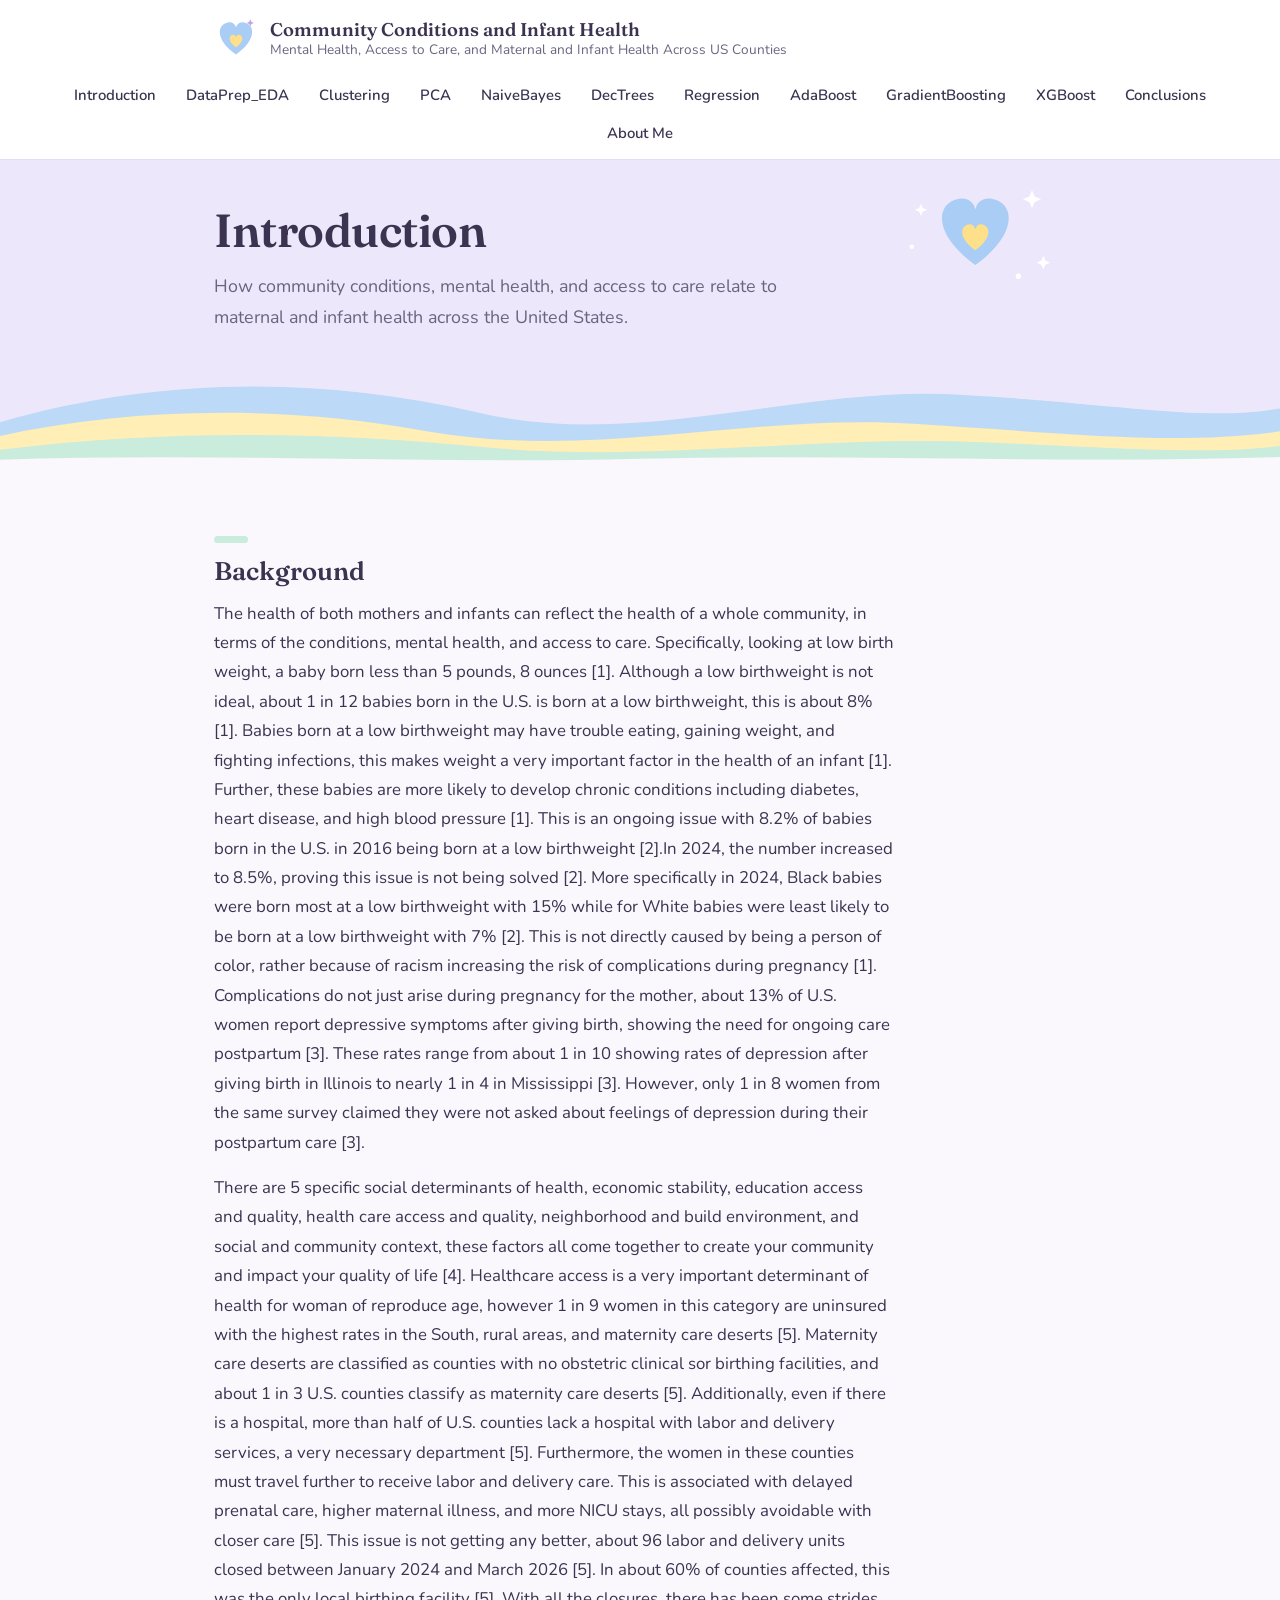
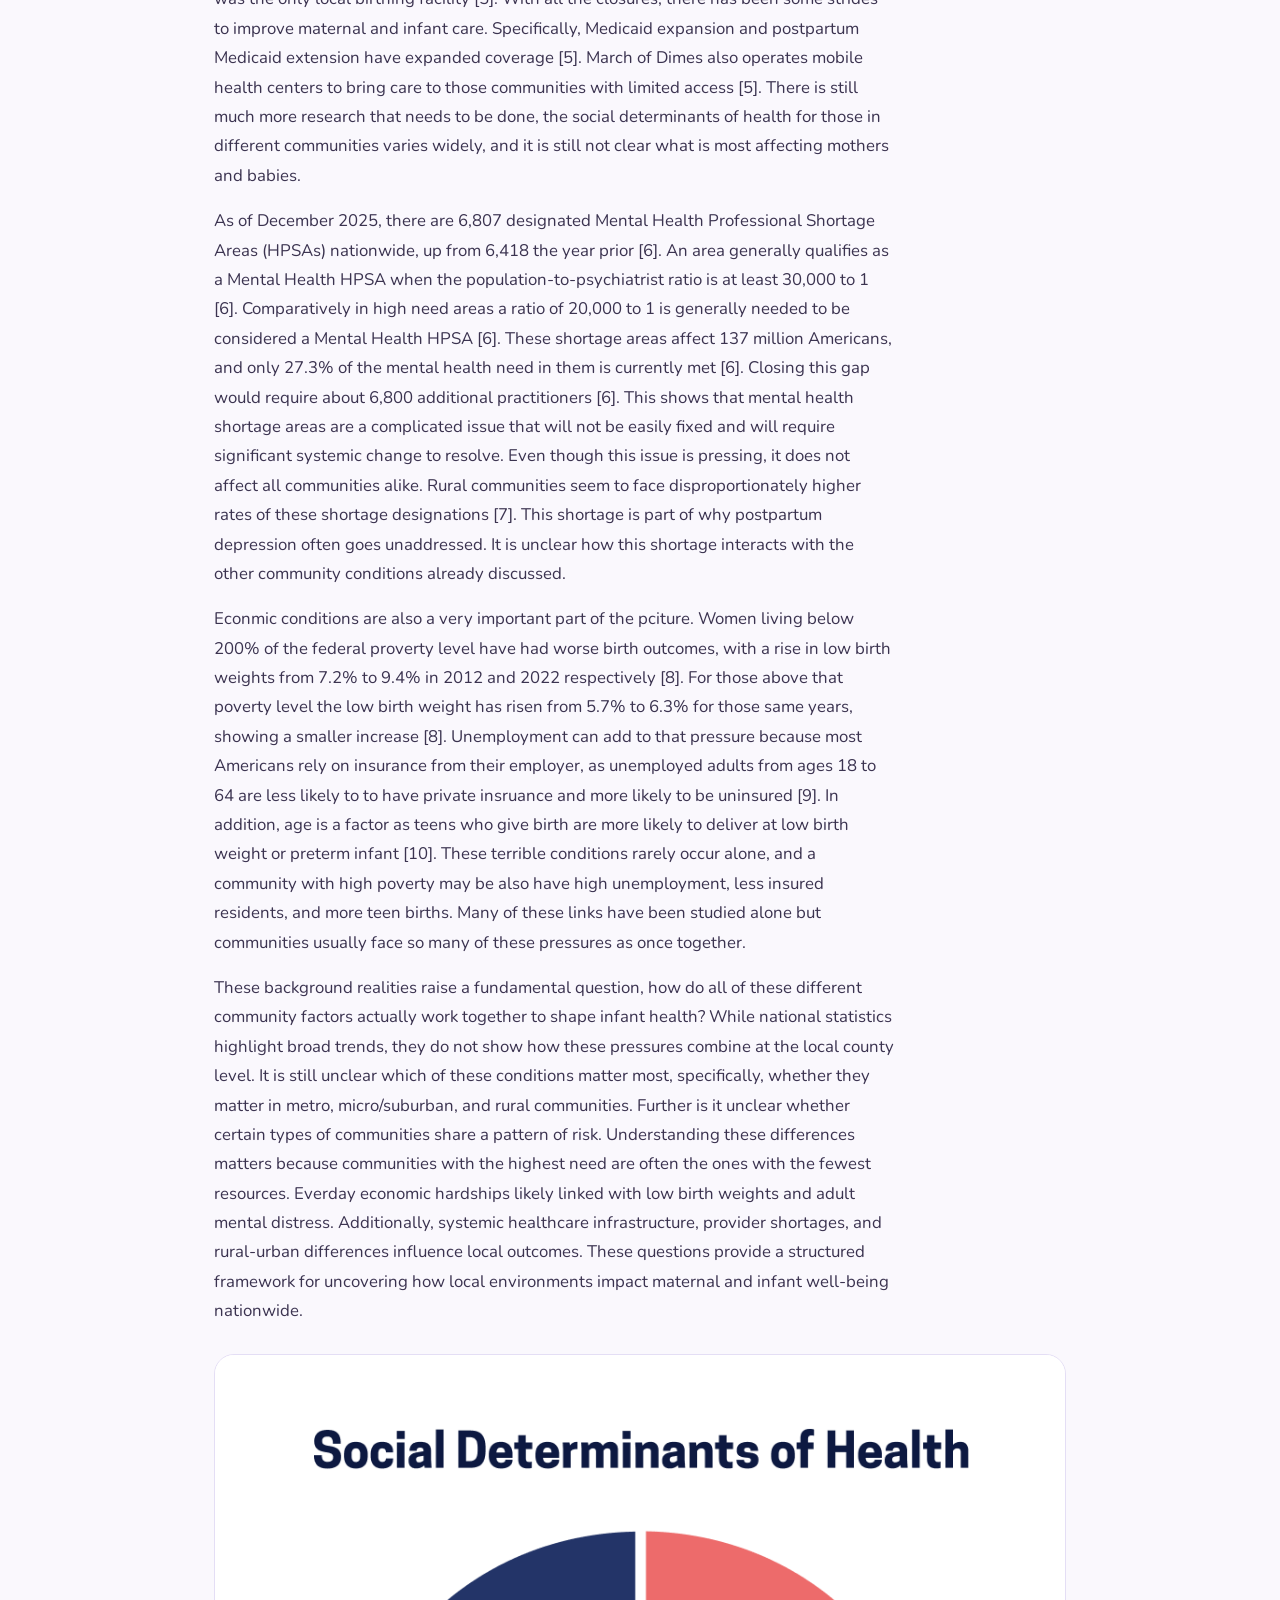
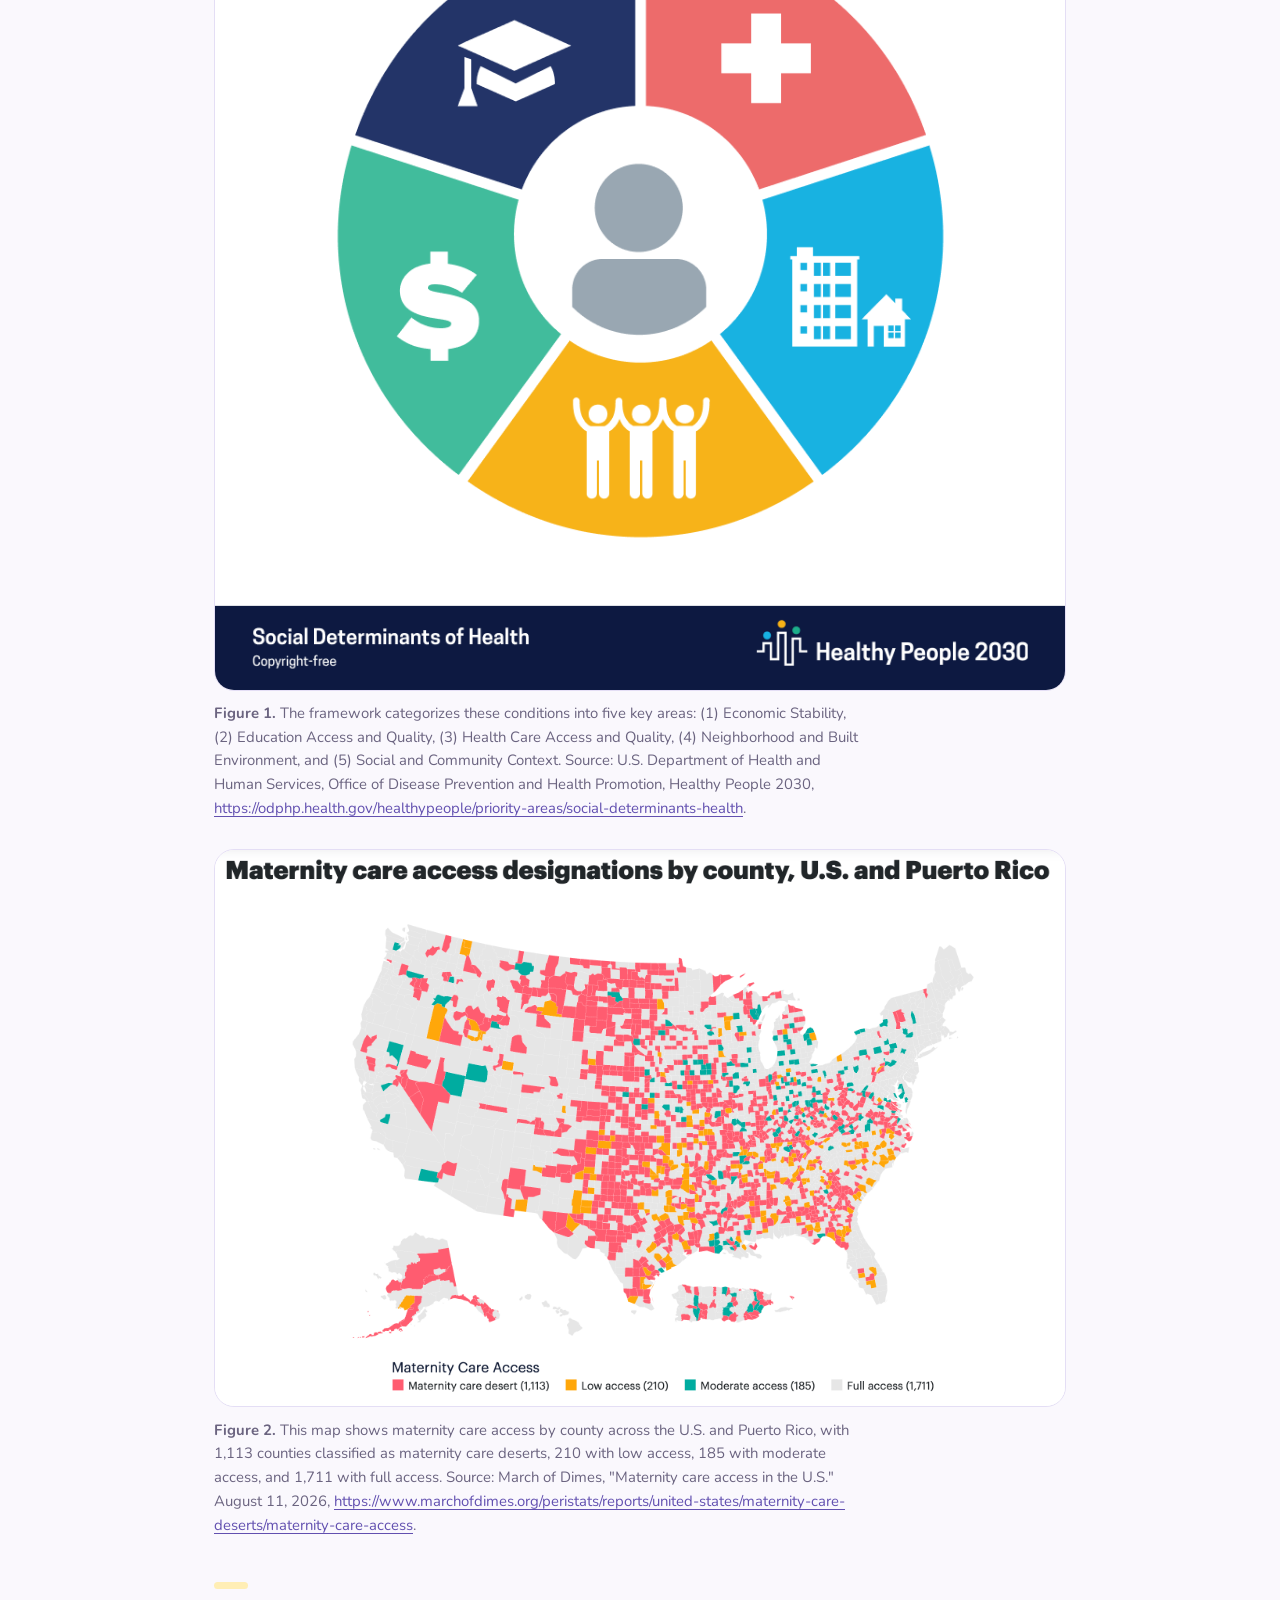
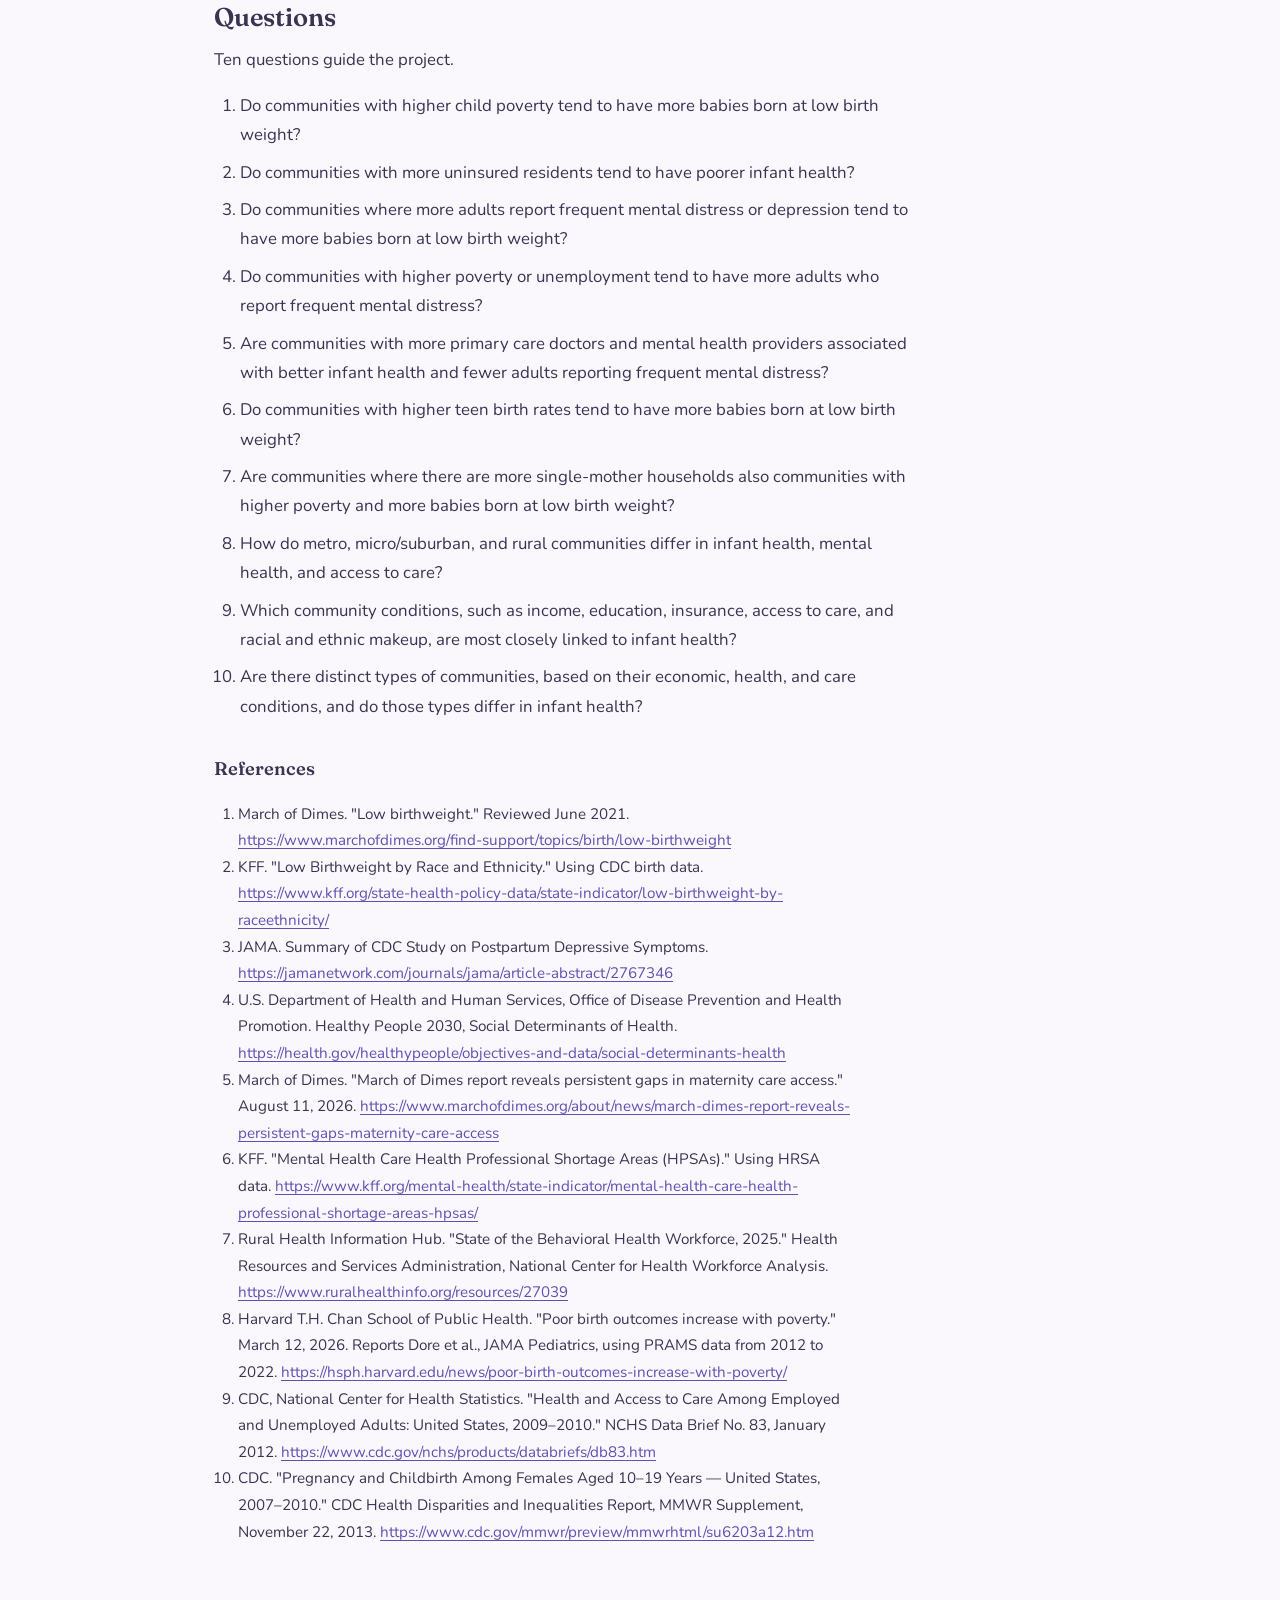
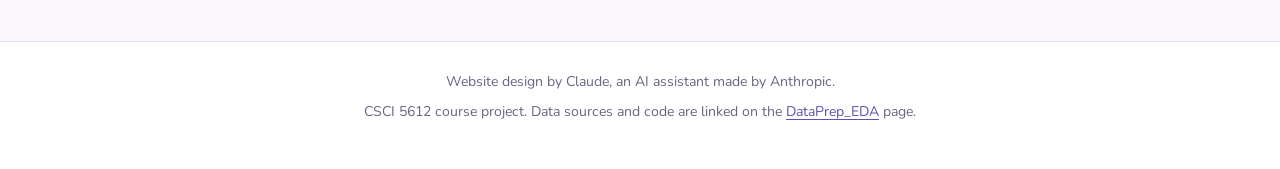
<file: index.html>
<!DOCTYPE html>
<html lang="en">
<head>
<meta charset="utf-8">
<meta name="viewport" content="width=device-width, initial-scale=1">
<title>Introduction | Community Conditions and Infant Health</title>
<link rel="preconnect" href="https://fonts.googleapis.com">
<link rel="preconnect" href="https://fonts.gstatic.com" crossorigin>
<link href="https://fonts.googleapis.com/css2?family=Fraunces:opsz,wght@9..144,400;9..144,600&family=Nunito:wght@400;600;700&display=swap" rel="stylesheet">
<link rel="stylesheet" href="style.css">
</head>
<body>
<a class="skip" href="#main">Skip to content</a>
<header class="top">
  <div class="wrap">
    <a class="brand" href="index.html">
      <svg class="logo" viewBox="0 0 40 40" aria-hidden="true"><path d="M20 35 C3 23 2 10 10.5 6.5 C15.5 4.5 19 6.5 20 10.5 C21 6.5 24.5 4.5 29.5 6.5 C38 10 37 23 20 35 Z" fill="#a9cdf5"/><path d="M20 28.5 C13.5 24 13 19 16 17.5 C18 16.5 19.5 17.5 20 19.2 C20.5 17.5 22 16.5 24 17.5 C27 19 26.5 24 20 28.5 Z" fill="#ffe08a"/><path d="M33 3l1 2.3 2.3 1-2.3 1L33 9.6l-1-2.3-2.3-1 2.3-1z" fill="#b9a8e8"/></svg>
      <span class="brand-text"><span class="site-title">Community Conditions and Infant Health</span><span class="site-sub">Mental Health, Access to Care, and Maternal and Infant Health Across US Counties</span></span>
    </a>
  </div>
</header>
<nav class="tabs" aria-label="Project sections">
  <div class="wrap">
        <ul>
          <li><a class="tab" href="index.html">Introduction</a></li>
          <li><a class="tab" href="dataprep_eda.html">DataPrep_EDA</a></li>
          <li><a class="tab" href="clustering.html">Clustering</a></li>
          <li><a class="tab" href="pca.html">PCA</a></li>
          <li><a class="tab" href="naivebayes.html">NaiveBayes</a></li>
          <li><a class="tab" href="dectrees.html">DecTrees</a></li>
          <li><a class="tab" href="regression.html">Regression</a></li>
          <li><a class="tab" href="adaboost.html">AdaBoost</a></li>
          <li><a class="tab" href="gradientboosting.html">GradientBoosting</a></li>
          <li><a class="tab" href="xgboost.html">XGBoost</a></li>
          <li><a class="tab" href="conclusions.html">Conclusions</a></li>
          <li><a class="tab" href="about.html">About Me</a></li>
    </ul>
  </div>
</nav>
<div class="band">
  <div class="wrap band-inner">
    <div class="band-text">
      <h1>Introduction</h1>
      <p class="lede">How community conditions, mental health, and access to care relate to maternal and infant health across the United States.</p>
    </div>
    <svg class="art" viewBox="0 0 150 110" aria-hidden="true"><g transform="translate(30 12)"><path d="M40 70 C6 46 4 20 21 13 C31 9 38 13 40 21 C42 13 49 9 59 13 C76 20 74 46 40 70 Z" fill="#a9cdf5"/><path d="M40 57 C27 48 26 38 32 35 C36 33 39 35 40 38.5 C41 35 44 33 48 35 C54 38 53 48 40 57 Z" fill="#ffe08a"/></g><g fill="#ffffff"><path d="M120 16l2.4 5.6 5.6 2.4-5.6 2.4-2.4 5.6-2.4-5.6-5.6-2.4 5.6-2.4z"/><path d="M22 28l1.6 3.8 3.8 1.6-3.8 1.6L22 38.8l-1.6-3.8-3.8-1.6 3.8-1.6z"/><path d="M130 74l1.8 4.2 4.2 1.8-4.2 1.8-1.8 4.2-1.8-4.2-4.2-1.8 4.2-1.8z"/></g><circle cx="108" cy="92" r="2.4" fill="#ffffff"/><circle cx="14" cy="66" r="2" fill="#ffffff"/></svg>
  </div>
  <svg class="hills" viewBox="0 0 1200 120" preserveAspectRatio="none" aria-hidden="true"><path fill="#bcd9f7" d="M0,70 C150,20 300,20 450,60 C600,100 750,30 900,40 C1050,50 1130,70 1200,55 L1200,120 L0,120 Z"/><path fill="#ffeeb5" d="M0,85 C120,55 260,50 400,80 C560,112 700,60 860,72 C1000,82 1100,96 1200,80 L1200,120 L0,120 Z"/><path fill="#c9ecdc" d="M0,100 C160,78 300,80 460,98 C620,114 760,84 920,92 C1050,98 1130,106 1200,96 L1200,120 L0,120 Z"/><path fill="#faf8fd" d="M0,111 C200,103 400,116 600,110 C800,104 1000,116 1200,108 L1200,120 L0,120 Z"/></svg>
</div>
<main id="main" class="wrap">

    <h2>Background</h2>
    <p>The health of both mothers and infants can reflect the health of a whole community, in terms of 
      the conditions, mental health, and access to care. Specifically, looking at low birth weight, a baby 
      born less than 5 pounds, 8 ounces [1]. Although a low birthweight is not ideal, about 1 in 12 babies 
      born in the U.S. is born at a low birthweight, this is about 8% [1]. Babies born at a low birthweight 
      may have trouble eating, gaining weight, and fighting infections, this makes weight a very important 
      factor in the health of an infant [1]. Further, these babies are more likely to develop chronic conditions 
      including diabetes, heart disease, and high blood pressure [1]. This is an ongoing issue with 8.2% of 
      babies born in the U.S. in 2016 being born at a low birthweight [2].In 2024, the number increased to 8.5%, 
      proving this issue is not being solved [2]. More specifically in 2024, Black babies were born most at a low 
      birthweight with 15% while for White babies were least likely to be born at a low birthweight with 7% [2]. 
      This is not directly caused by being a person of color, rather because of racism increasing the risk of 
      complications during pregnancy [1]. Complications do not just arise during pregnancy for the mother, about 
      13% of U.S. women report depressive symptoms after giving birth, showing the need for ongoing care postpartum [3]. 
      These rates range from about 1 in 10 showing rates of depression after giving birth in Illinois to nearly 1 in 4 
      in Mississippi [3]. However, only 1 in 8 women from the same survey claimed they were not asked about feelings of 
      depression during their postpartum care [3]. </p>
    <p>There are 5 specific social determinants of health, economic stability, education access and quality, health care
      access and quality, neighborhood and build environment, and social and community context, these factors all come together 
      to create your community and impact your quality of life [4]. Healthcare access is a very important determinant of health 
      for woman of reproduce age, however 1 in 9 women in this category are uninsured with the highest rates in the South, rural 
      areas, and maternity care deserts [5]. Maternity care deserts are classified as counties with no obstetric clinical sor birthing 
      facilities, and about 1 in 3 U.S. counties classify as maternity care deserts [5]. Additionally, even if there is a hospital, 
      more than half of U.S. counties lack a hospital with labor and delivery services, a very necessary department [5]. Furthermore, 
      the women in these counties must travel further to receive labor and delivery care. This is associated with delayed prenatal 
      care, higher maternal illness, and more NICU stays, all possibly avoidable with closer care [5]. This issue is not getting 
      any better, about 96 labor and delivery units closed between January 2024 and March 2026 [5]. In about 60% of counties 
      affected, this was the only local birthing facility [5]. With all the closures, there has been some strides to improve 
      maternal and infant care. Specifically, Medicaid expansion and postpartum Medicaid extension have expanded coverage [5]. 
      March of Dimes also operates mobile health centers to bring care to those communities with limited access [5]. There is 
      still much more research that needs to be done, the social determinants of health for those in different communities varies 
      widely, and it is still not clear what is most affecting mothers and babies. </p>
  <p>As of December 2025, there are 6,807 designated Mental Health Professional 
    Shortage Areas (HPSAs) nationwide, up from 6,418 the year prior [6]. An area generally qualifies 
    as a Mental Health HPSA when the population-to-psychiatrist ratio is at least 30,000 to 1 [6]. Comparatively 
    in high need areas a ratio of 20,000 to 1 is generally needed to be considered a Mental Health HPSA [6]. These shortage areas affect 
    137 million Americans, and only 27.3% of the mental health need in them is currently met [6]. Closing this gap would require about 
    6,800 additional practitioners [6]. This shows that mental health shortage areas are a complicated issue that will not be easily 
    fixed and will require significant systemic change to resolve. Even though this issue is pressing, it does not affect all communities 
    alike. Rural communities seem to face disproportionately higher rates of these shortage designations [7]. This shortage is part of why 
    postpartum depression often goes unaddressed. It is unclear how this shortage interacts with the other community conditions already discussed. </p>
  <p> Econmic conditions are also a very important part of the pciture. Women living below 200% of the federal proverty level 
  have had worse birth outcomes, with a rise in low birth weights from 7.2% to 9.4% in 2012 and 2022 respectively [8]. For those above that poverty level the low birth weight has risen from 5.7% to 6.3% for those same years, showing a smaller increase [8].
  Unemployment can add to that pressure because most Americans rely on insurance from their employer, as unemployed adults from ages 18 to 64 are less likely to to have private insruance and more likely to be uninsured [9]. In addition, age is a factor as teens who give birth are more likely to deliver at low birth weight or preterm infant [10]. 
  These terrible conditions rarely occur alone, and a community with high poverty may be also have high unemployment, less insured residents, and more teen births. Many of these links have been studied alone but communities usually face so many of these pressures as once together. </p>
  <p> These background realities raise a fundamental question, how do all of these different community factors actually work together to shape infant health? 
    While national statistics highlight broad trends, they do not show how these pressures combine at the local county level. It is still unclear which of these conditions matter most, specifically, whether they matter in metro, micro/suburban, and rural communities. Further is it unclear whether certain types of communities share a pattern of risk. Understanding these differences matters because 
    communities with the highest need are often the ones with the fewest resources. Everday economic hardships likely linked with low birth weights and adult mental distress. 
    Additionally, systemic healthcare infrastructure, provider shortages, and rural-urban differences influence local outcomes. 
  These questions provide a structured framework for uncovering how local environments impact maternal and infant well-being nationwide.
  </p>
  
    <figure>
  <div class="figbox">
    <a href="images/intro_1.png"><img src="images/intro_1.png" alt="Healthy People 2030 framework showing five areas of social determinants of health" loading="lazy" onerror="this.closest('.figbox').classList.add('missing')"></a>
    <div class="ph">Figure 1 goes here. Save the image as <code>images/intro_1.png</code>.<br>Idea: the Healthy People 2030 social determinants of health graphic</div>
  </div>
  <figcaption><strong>Figure 1.</strong> <span>The framework categorizes these conditions into five key areas: (1) Economic Stability, (2) Education Access and Quality, (3) Health Care Access and Quality, (4) Neighborhood and Built Environment, and (5) Social and Community Context. Source: U.S. Department of Health and Human Services, Office of Disease Prevention and Health Promotion, Healthy People 2030, <a href="https://health.gov/healthypeople/objectives-and-data/social-determinants-health">https://odphp.health.gov/healthypeople/priority-areas/social-determinants-health</a>.</span></figcaption>
</figure>
  <figure>
  <div class="figbox">
    <a href="images/intro_2.png"><img src="images/intro_2.png" alt="Map of maternity care access designations by U.S. county, showing maternity care deserts, low access, moderate access, and full access areas" loading="lazy" onerror="this.closest('.figbox').classList.add('missing')"></a>
    <div class="ph">Figure 2 goes here. Save the image as <code>images/intro_2.png</code>.<br>Idea: map of maternity care access by county</div>
  </div>
  <figcaption><strong>Figure 2.</strong> <span>This map shows maternity care access by county across the U.S. and Puerto Rico, with 1,113 counties classified as maternity care deserts, 210 with low access, 185 with moderate access, and 1,711 with full access. Source: March of Dimes, "Maternity care access in the U.S." August 11, 2026, <a href="https://www.marchofdimes.org/peristats/reports/united-states/maternity-care-deserts/maternity-care-access">https://www.marchofdimes.org/peristats/reports/united-states/maternity-care-deserts/maternity-care-access</a>.</span></figcaption>
</figure>
  
    <h2>Questions</h2>
    <p>Ten questions guide the project.</p>
    <ol class="questions">
      <li>Do communities with higher child poverty tend to have more babies born at low birth weight?</li>
      <li>Do communities with more uninsured residents tend to have poorer infant health?</li>
      <li>Do communities where more adults report frequent mental distress or depression tend to have more babies born at low birth weight?</li>
      <li>Do communities with higher poverty or unemployment tend to have more adults who report frequent mental distress?</li>
      <li>Are communities with more primary care doctors and mental health providers associated with better infant health and fewer adults reporting frequent mental distress?</li>
      <li>Do communities with higher teen birth rates tend to have more babies born at low birth weight?</li>
      <li>Are communities where there are more single-mother households also communities with higher poverty and more babies born at low birth weight?</li>
      <li>How do metro, micro/suburban, and rural communities differ in infant health, mental health, and access to care?</li>
      <li>Which community conditions, such as income, education, insurance, access to care, and racial and ethnic makeup, are most closely linked to infant health?</li>
      <li>Are there distinct types of communities, based on their economic, health, and care conditions, and do those types differ in infant health?</li>
    </ol>
<div class="intro-references" style="margin: 2rem 0; font-size: 0.95rem;">
  <h3>References</h3>
  <ol style="padding-left: 1.5rem;">
    <li>March of Dimes. "Low birthweight." Reviewed June 2021. <a href="https://www.marchofdimes.org/find-support/topics/birth/low-birthweight" target="_blank">https://www.marchofdimes.org/find-support/topics/birth/low-birthweight</a></li>
    <li>KFF. "Low Birthweight by Race and Ethnicity." Using CDC birth data. <a href="https://www.kff.org/state-health-policy-data/state-indicator/low-birthweight-by-raceethnicity/" target="_blank">https://www.kff.org/state-health-policy-data/state-indicator/low-birthweight-by-raceethnicity/</a></li>
    <li>JAMA. Summary of CDC Study on Postpartum Depressive Symptoms. <a href="https://jamanetwork.com/journals/jama/article-abstract/2767346" target="_blank">https://jamanetwork.com/journals/jama/article-abstract/2767346</a></li>
    <li>U.S. Department of Health and Human Services, Office of Disease Prevention and Health Promotion. Healthy People 2030, Social Determinants of Health. <a href="https://health.gov/healthypeople/objectives-and-data/social-determinants-health" target="_blank">https://health.gov/healthypeople/objectives-and-data/social-determinants-health</a></li>
    <li>March of Dimes. "March of Dimes report reveals persistent gaps in maternity care access." August 11, 2026. <a href="https://www.marchofdimes.org/about/news/march-dimes-report-reveals-persistent-gaps-maternity-care-access" target="_blank">https://www.marchofdimes.org/about/news/march-dimes-report-reveals-persistent-gaps-maternity-care-access</a></li>
    <li>KFF. "Mental Health Care Health Professional Shortage Areas (HPSAs)." Using HRSA data. <a href="https://www.kff.org/mental-health/state-indicator/mental-health-care-health-professional-shortage-areas-hpsas/" target="_blank">https://www.kff.org/mental-health/state-indicator/mental-health-care-health-professional-shortage-areas-hpsas/</a></li>
    <li>Rural Health Information Hub. "State of the Behavioral Health Workforce, 2025." Health Resources and Services Administration, National Center for Health Workforce Analysis. <a href="https://www.ruralhealthinfo.org/resources/27039" target="_blank">https://www.ruralhealthinfo.org/resources/27039</a></li>
      <li>Harvard T.H. Chan School of Public Health. "Poor birth outcomes increase with poverty." March 12, 2026. Reports Dore et al., JAMA Pediatrics, using PRAMS data from 2012 to 2022. <a href="https://hsph.harvard.edu/news/poor-birth-outcomes-increase-with-poverty/" target="_blank">https://hsph.harvard.edu/news/poor-birth-outcomes-increase-with-poverty/</a></li>
    <li>CDC, National Center for Health Statistics. "Health and Access to Care Among Employed and Unemployed Adults: United States, 2009–2010." NCHS Data Brief No. 83, January 2012. <a href="https://www.cdc.gov/nchs/products/databriefs/db83.htm" target="_blank">https://www.cdc.gov/nchs/products/databriefs/db83.htm</a></li>
    <li>CDC. "Pregnancy and Childbirth Among Females Aged 10–19 Years — United States, 2007–2010." CDC Health Disparities and Inequalities Report, MMWR Supplement, November 22, 2013. <a href="https://www.cdc.gov/mmwr/preview/mmwrhtml/su6203a12.htm" target="_blank">https://www.cdc.gov/mmwr/preview/mmwrhtml/su6203a12.htm</a></li>
  </ol>
</div>
</main>
<footer class="foot">
  <div class="wrap">
    <p>Website design by Claude, an AI assistant made by Anthropic.</p>
    <p>CSCI 5612 course project. Data sources and code are linked on the <a href="dataprep_eda.html">DataPrep_EDA</a> page.</p>
  </div>
</footer>
</body>
</html>
</file>
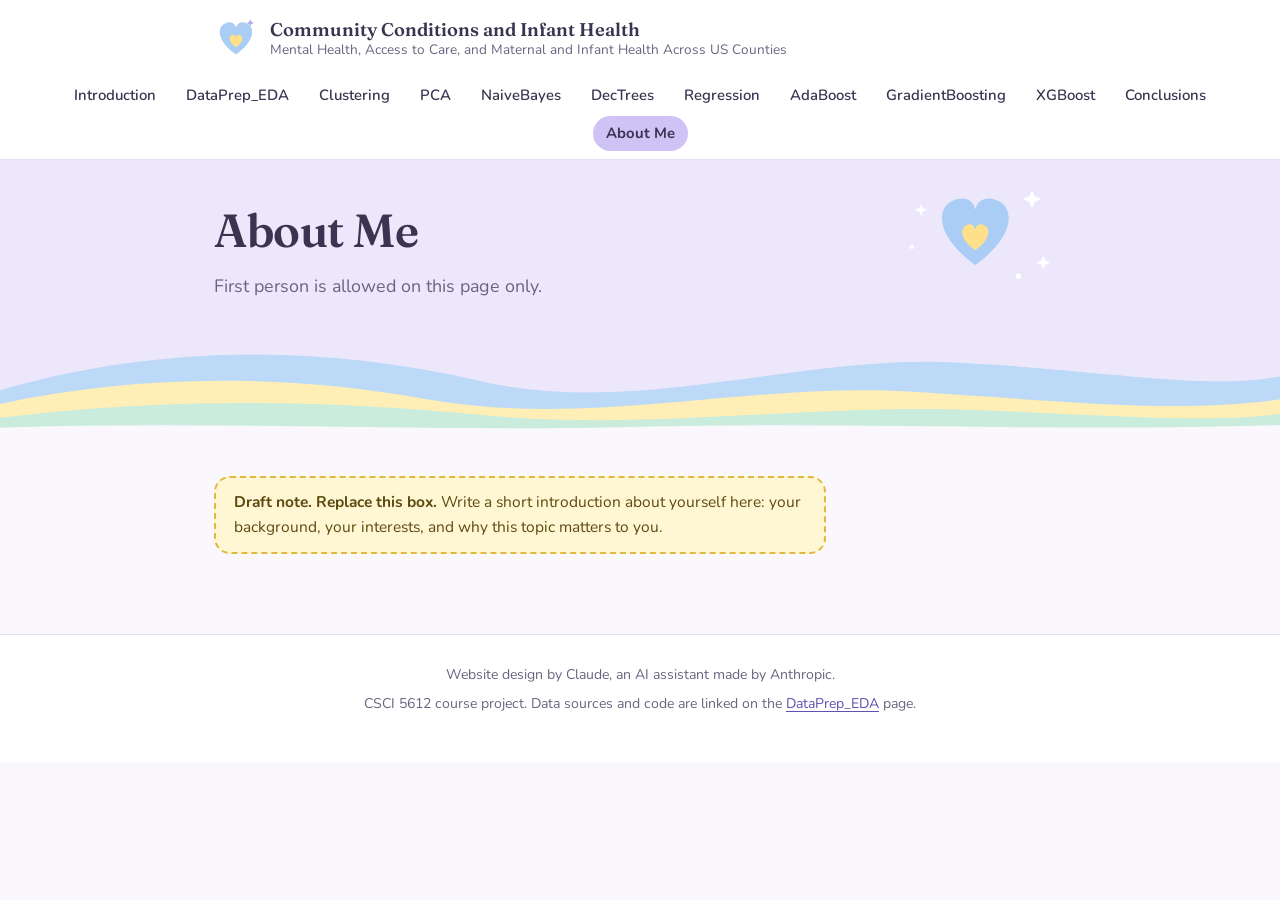
<file: about.html>
<!DOCTYPE html>
<html lang="en">
<head>
<meta charset="utf-8">
<meta name="viewport" content="width=device-width, initial-scale=1">
<title>About Me | Community Conditions and Infant Health</title>
<link rel="preconnect" href="https://fonts.googleapis.com">
<link rel="preconnect" href="https://fonts.gstatic.com" crossorigin>
<link href="https://fonts.googleapis.com/css2?family=Fraunces:opsz,wght@9..144,400;9..144,600&family=Nunito:wght@400;600;700&display=swap" rel="stylesheet">
<link rel="stylesheet" href="style.css">
</head>
<body>
<a class="skip" href="#main">Skip to content</a>
<header class="top">
  <div class="wrap">
    <a class="brand" href="index.html">
      <svg class="logo" viewBox="0 0 40 40" aria-hidden="true"><path d="M20 35 C3 23 2 10 10.5 6.5 C15.5 4.5 19 6.5 20 10.5 C21 6.5 24.5 4.5 29.5 6.5 C38 10 37 23 20 35 Z" fill="#a9cdf5"/><path d="M20 28.5 C13.5 24 13 19 16 17.5 C18 16.5 19.5 17.5 20 19.2 C20.5 17.5 22 16.5 24 17.5 C27 19 26.5 24 20 28.5 Z" fill="#ffe08a"/><path d="M33 3l1 2.3 2.3 1-2.3 1L33 9.6l-1-2.3-2.3-1 2.3-1z" fill="#b9a8e8"/></svg>
      <span class="brand-text"><span class="site-title">Community Conditions and Infant Health</span><span class="site-sub">Mental Health, Access to Care, and Maternal and Infant Health Across US Counties</span></span>
    </a>
  </div>
</header>
<nav class="tabs" aria-label="Project sections">
  <div class="wrap">
    <ul>
          <li><a class="tab" href="index.html">Introduction</a></li>
          <li><a class="tab" href="dataprep_eda.html">DataPrep_EDA</a></li>
          <li><a class="tab" href="clustering.html">Clustering</a></li>
          <li><a class="tab" href="pca.html">PCA</a></li>
          <li><a class="tab" href="naivebayes.html">NaiveBayes</a></li>
          <li><a class="tab" href="dectrees.html">DecTrees</a></li>
          <li><a class="tab" href="regression.html">Regression</a></li>
          <li><a class="tab" href="adaboost.html">AdaBoost</a></li>
          <li><a class="tab" href="gradientboost.html">GradientBoosting</a></li>
          <li><a class="tab" href="xgboost.html">XGBoost</a></li>
          <li><a class="tab" href="conclusions.html">Conclusions</a></li>
          <li><a class="tab" href="about.html" aria-current="page">About Me</a></li>
    </ul>
  </div>
</nav>
<div class="band">
  <div class="wrap band-inner">
    <div class="band-text">
      <h1>About Me</h1>
      <p class="lede">First person is allowed on this page only.</p>
    </div>
    <svg class="art" viewBox="0 0 150 110" aria-hidden="true"><g transform="translate(30 12)"><path d="M40 70 C6 46 4 20 21 13 C31 9 38 13 40 21 C42 13 49 9 59 13 C76 20 74 46 40 70 Z" fill="#a9cdf5"/><path d="M40 57 C27 48 26 38 32 35 C36 33 39 35 40 38.5 C41 35 44 33 48 35 C54 38 53 48 40 57 Z" fill="#ffe08a"/></g><g fill="#ffffff"><path d="M120 16l2.4 5.6 5.6 2.4-5.6 2.4-2.4 5.6-2.4-5.6-5.6-2.4 5.6-2.4z"/><path d="M22 28l1.6 3.8 3.8 1.6-3.8 1.6L22 38.8l-1.6-3.8-3.8-1.6 3.8-1.6z"/><path d="M130 74l1.8 4.2 4.2 1.8-4.2 1.8-1.8 4.2-1.8-4.2-4.2-1.8 4.2-1.8z"/></g><circle cx="108" cy="92" r="2.4" fill="#ffffff"/><circle cx="14" cy="66" r="2" fill="#ffffff"/></svg>
  </div>
  <svg class="hills" viewBox="0 0 1200 120" preserveAspectRatio="none" aria-hidden="true"><path fill="#bcd9f7" d="M0,70 C150,20 300,20 450,60 C600,100 750,30 900,40 C1050,50 1130,70 1200,55 L1200,120 L0,120 Z"/><path fill="#ffeeb5" d="M0,85 C120,55 260,50 400,80 C560,112 700,60 860,72 C1000,82 1100,96 1200,80 L1200,120 L0,120 Z"/><path fill="#c9ecdc" d="M0,100 C160,78 300,80 460,98 C620,114 760,84 920,92 C1050,98 1130,106 1200,96 L1200,120 L0,120 Z"/><path fill="#faf8fd" d="M0,111 C200,103 400,116 600,110 C800,104 1000,116 1200,108 L1200,120 L0,120 Z"/></svg>
</div>
<main id="main" class="wrap">

    <p class="draft">Write a short introduction about yourself here: your background, your interests, and why this topic matters to you.</p>

</main>
<footer class="foot">
  <div class="wrap">
    <p>Website design by Claude, an AI assistant made by Anthropic.</p>
    <p>CSCI 5612 course project. Data sources and code are linked on the <a href="dataprep_eda.html">DataPrep_EDA</a> page.</p>
  </div>
</footer>
</body>
</html>
</file>
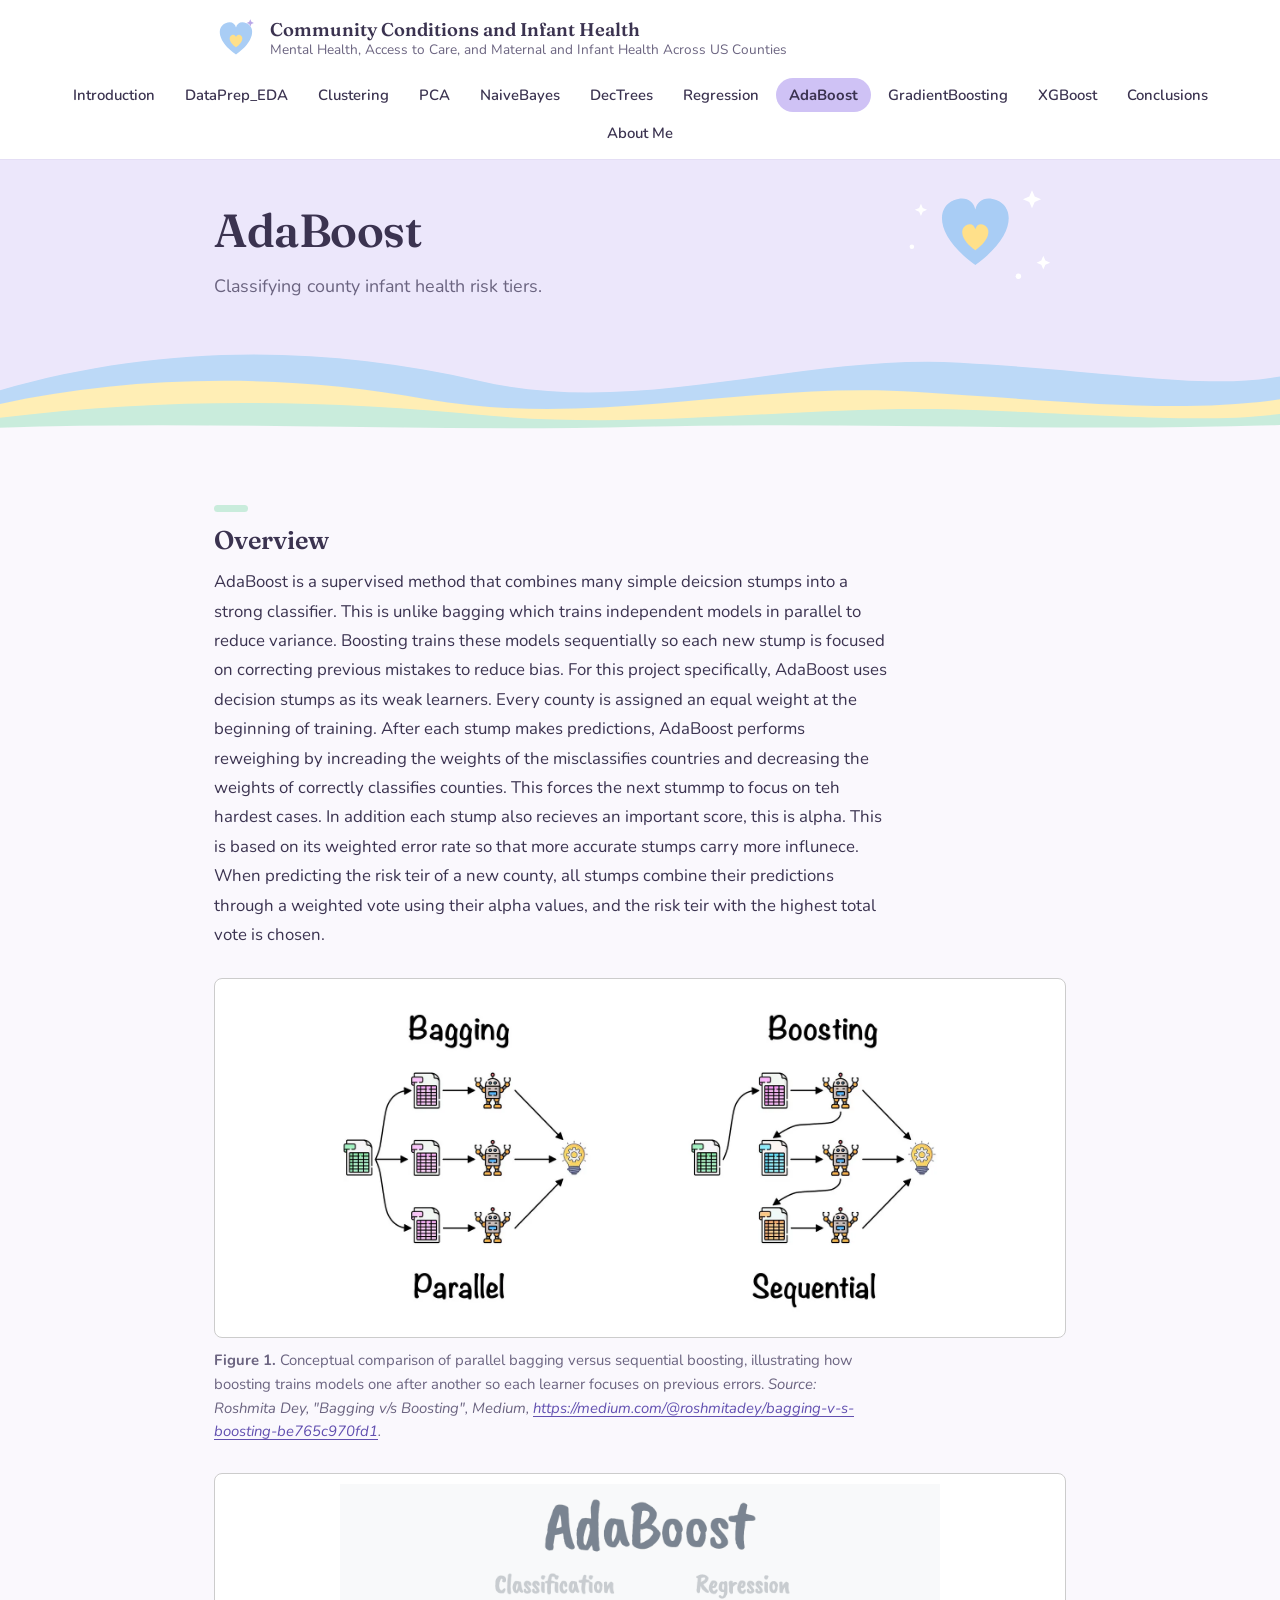
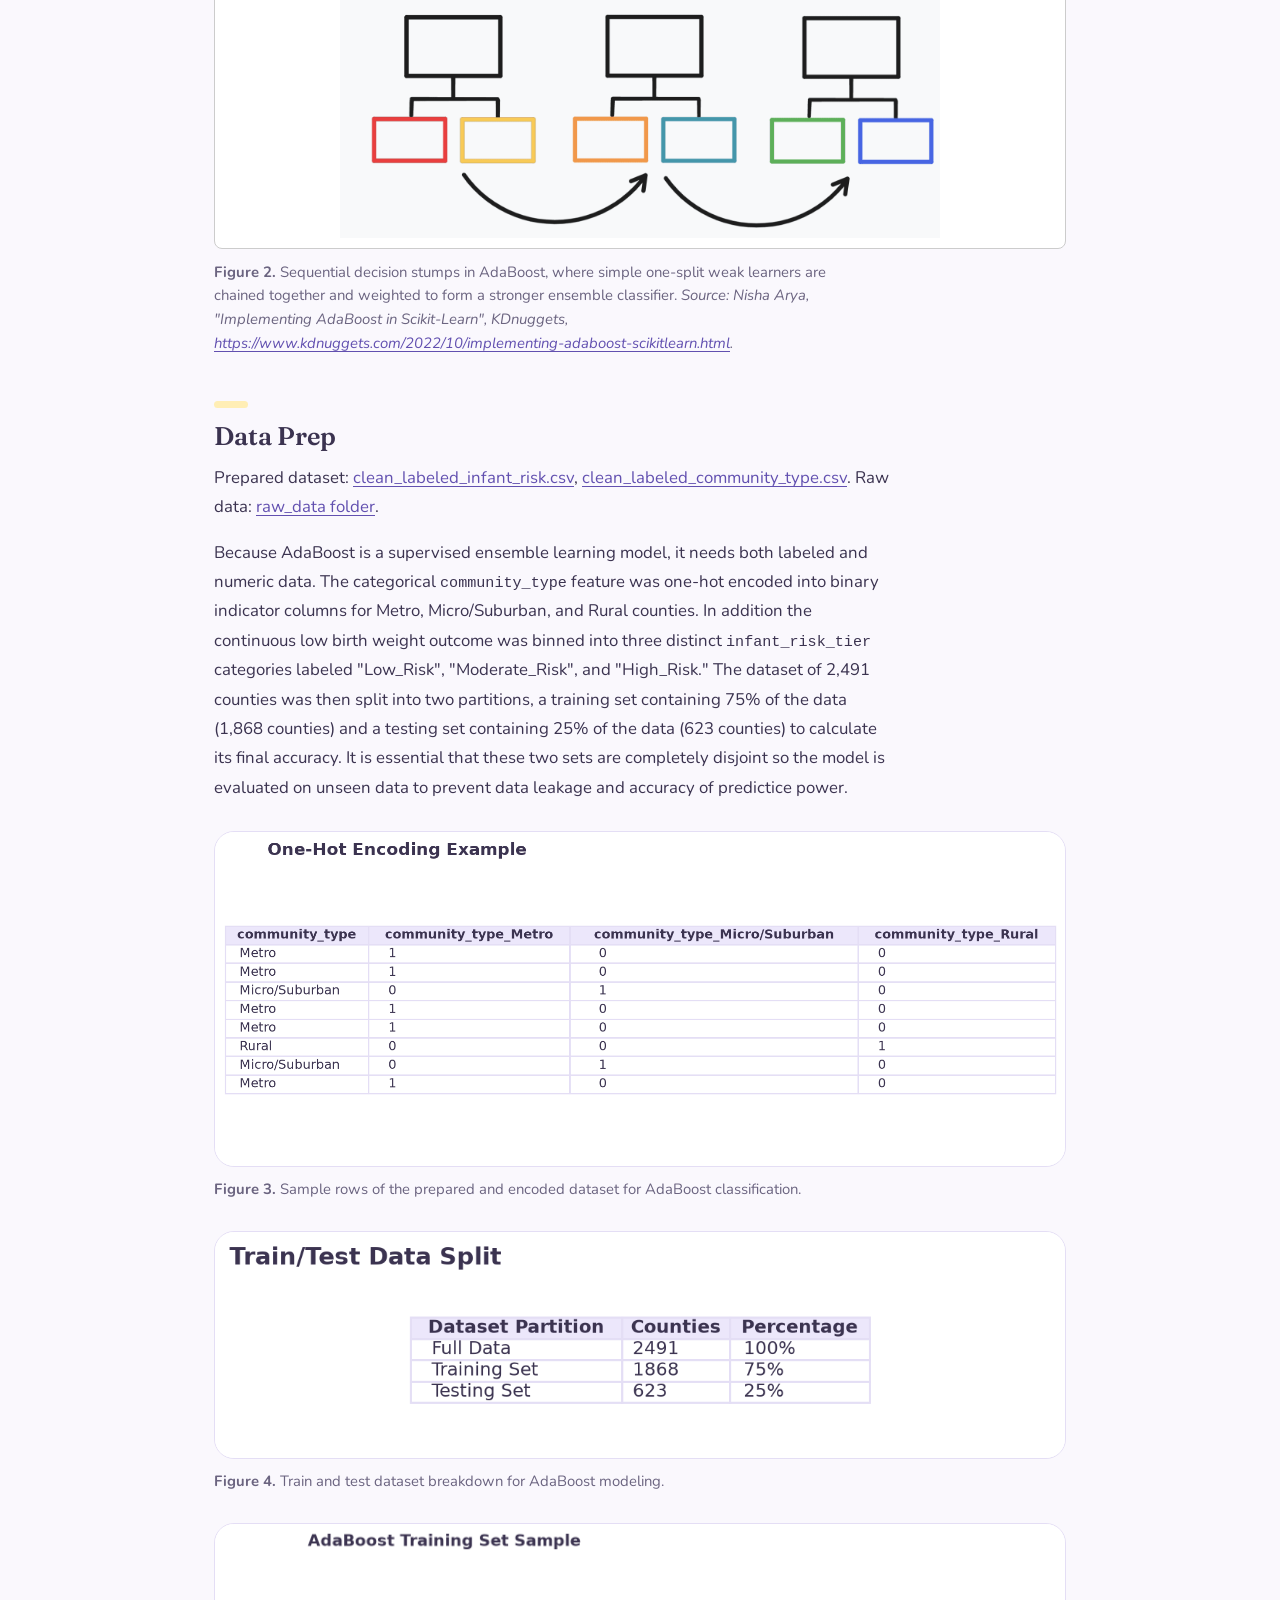
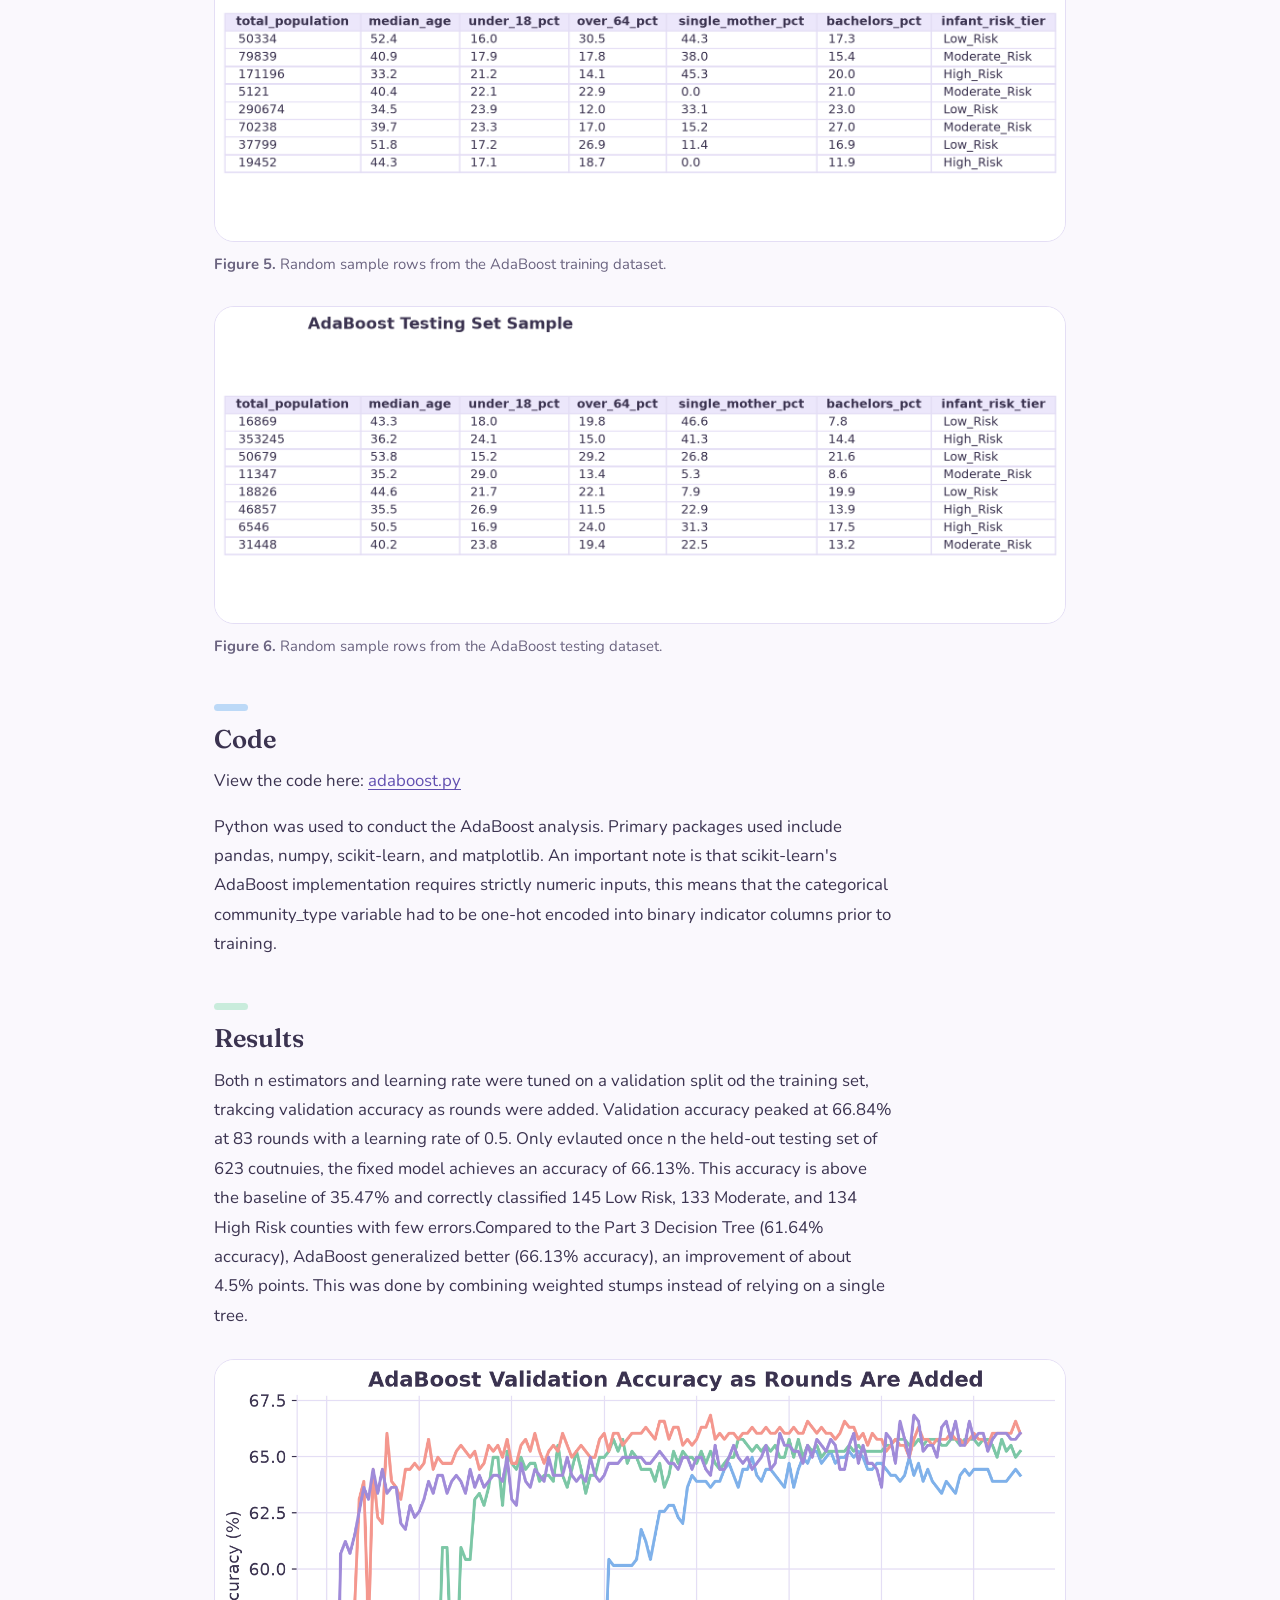
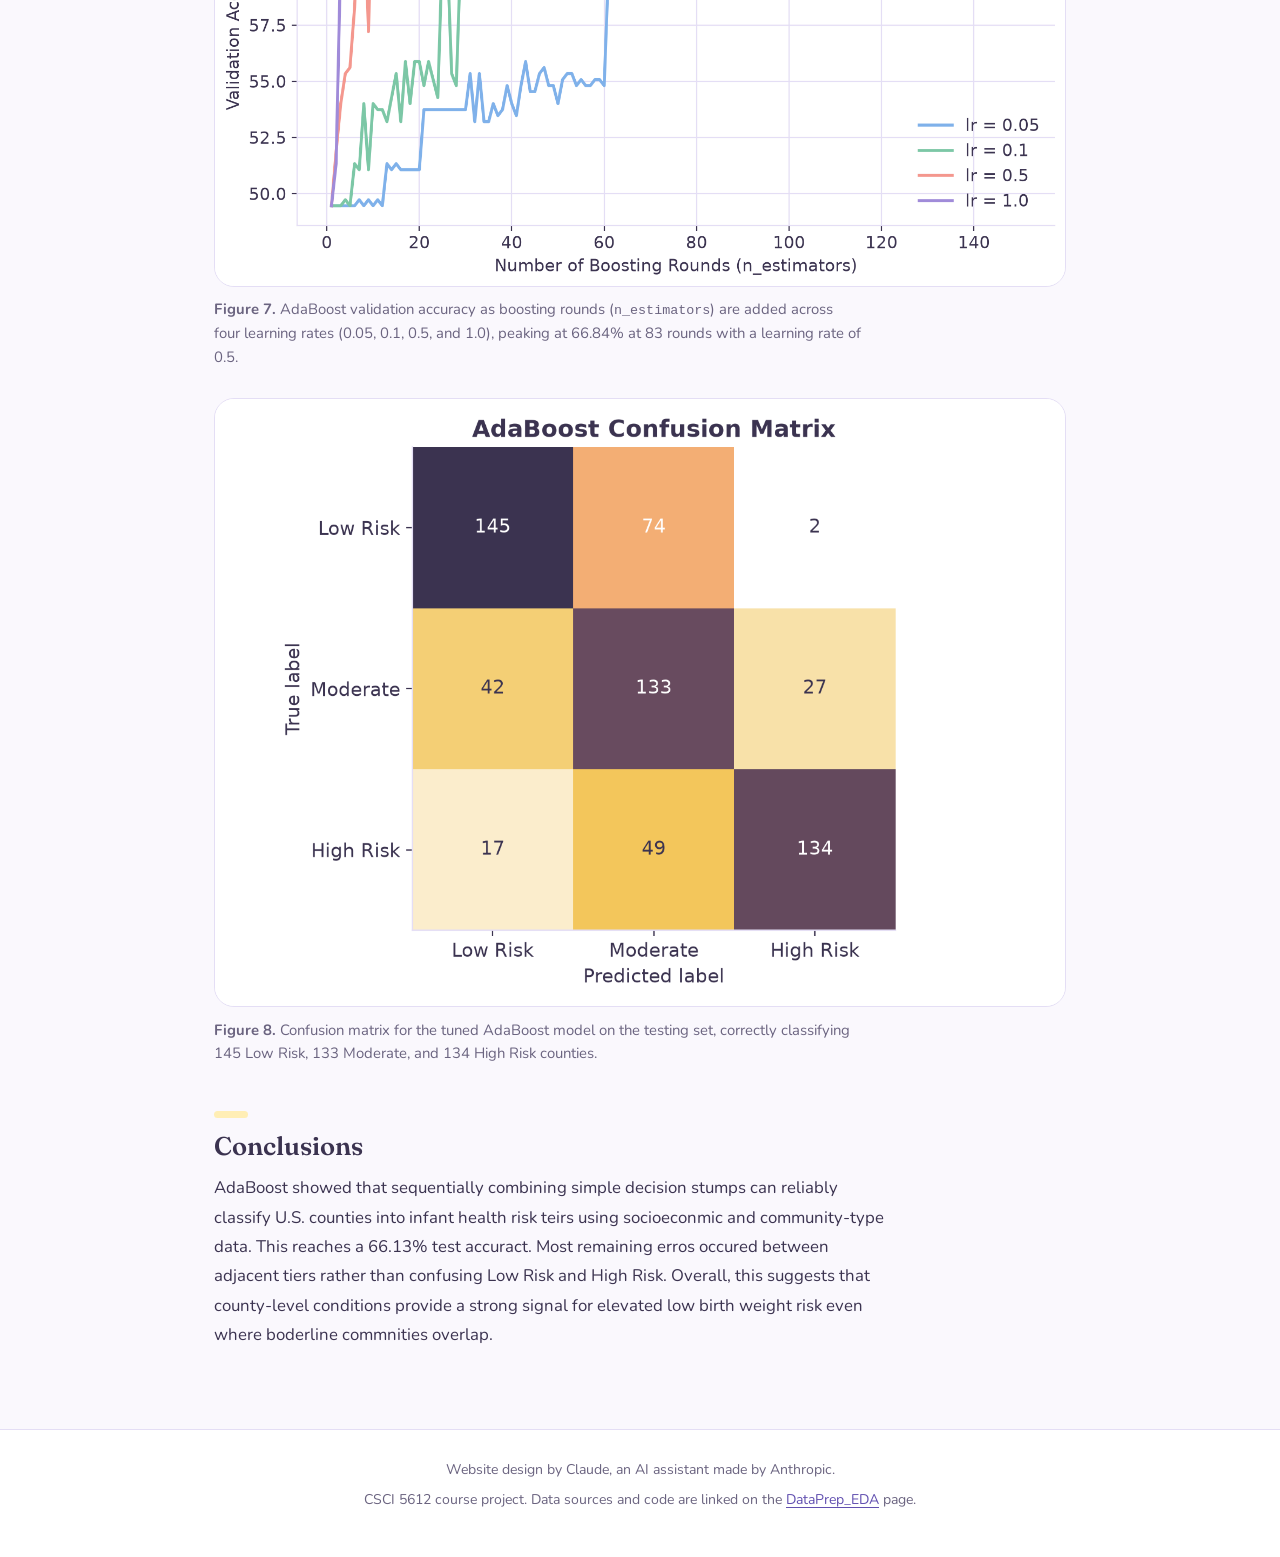
<file: adaboost.html>
<!DOCTYPE html>
<html lang="en">
<head>
<meta charset="utf-8">
<meta name="viewport" content="width=device-width, initial-scale=1">
<title>AdaBoost | Community Conditions and Infant Health</title>
<link rel="preconnect" href="https://fonts.googleapis.com">
<link rel="preconnect" href="https://fonts.gstatic.com" crossorigin>
<link href="https://fonts.googleapis.com/css2?family=Fraunces:opsz,wght@9..144,400;9..144,600&family=Nunito:wght@400;600;700&display=swap" rel="stylesheet">
<link rel="stylesheet" href="style.css">
</head>
<body>
<a class="skip" href="#main">Skip to content</a>
<header class="top">
  <div class="wrap">
    <a class="brand" href="index.html">
      <svg class="logo" viewBox="0 0 40 40" aria-hidden="true"><path d="M20 35 C3 23 2 10 10.5 6.5 C15.5 4.5 19 6.5 20 10.5 C21 6.5 24.5 4.5 29.5 6.5 C38 10 37 23 20 35 Z" fill="#a9cdf5"/><path d="M20 28.5 C13.5 24 13 19 16 17.5 C18 16.5 19.5 17.5 20 19.2 C20.5 17.5 22 16.5 24 17.5 C27 19 26.5 24 20 28.5 Z" fill="#ffe08a"/><path d="M33 3l1 2.3 2.3 1-2.3 1L33 9.6l-1-2.3-2.3-1 2.3-1z" fill="#b9a8e8"/></svg>
      <span class="brand-text"><span class="site-title">Community Conditions and Infant Health</span><span class="site-sub">Mental Health, Access to Care, and Maternal and Infant Health Across US Counties</span></span>
    </a>
  </div>
</header>
<nav class="tabs" aria-label="Project sections">
  <div class="wrap">
    <ul>
          <li><a class="tab" href="index.html">Introduction</a></li>
          <li><a class="tab" href="dataprep_eda.html">DataPrep_EDA</a></li>
          <li><a class="tab" href="clustering.html">Clustering</a></li>
          <li><a class="tab" href="pca.html">PCA</a></li>
          <li><a class="tab" href="naivebayes.html">NaiveBayes</a></li>
          <li><a class="tab" href="dectrees.html">DecTrees</a></li>
          <li><a class="tab" href="regression.html">Regression</a></li>
          <li><a class="tab" href="adaboost.html" aria-current="page">AdaBoost</a></li>
          <li><a class="tab" href="gradientboosting.html">GradientBoosting</a></li>
          <li><a class="tab" href="xgboost.html">XGBoost</a></li>
          <li><a class="tab" href="conclusions.html">Conclusions</a></li>
          <li><a class="tab" href="about.html">About Me</a></li>
    </ul>
  </div>
</nav>
<div class="band">
  <div class="wrap band-inner">
    <div class="band-text">
      <h1>AdaBoost</h1>
      <p class="lede">Classifying county infant health risk tiers.</p>
    </div>
    <svg class="art" viewBox="0 0 150 110" aria-hidden="true"><g transform="translate(30 12)"><path d="M40 70 C6 46 4 20 21 13 C31 9 38 13 40 21 C42 13 49 9 59 13 C76 20 74 46 40 70 Z" fill="#a9cdf5"/><path d="M40 57 C27 48 26 38 32 35 C36 33 39 35 40 38.5 C41 35 44 33 48 35 C54 38 53 48 40 57 Z" fill="#ffe08a"/></g><g fill="#ffffff"><path d="M120 16l2.4 5.6 5.6 2.4-5.6 2.4-2.4 5.6-2.4-5.6-5.6-2.4 5.6-2.4z"/><path d="M22 28l1.6 3.8 3.8 1.6-3.8 1.6L22 38.8l-1.6-3.8-3.8-1.6 3.8-1.6z"/><path d="M130 74l1.8 4.2 4.2 1.8-4.2 1.8-1.8 4.2-1.8-4.2-4.2-1.8 4.2-1.8z"/></g><circle cx="108" cy="92" r="2.4" fill="#ffffff"/><circle cx="14" cy="66" r="2" fill="#ffffff"/></svg>
  </div>
  <svg class="hills" viewBox="0 0 1200 120" preserveAspectRatio="none" aria-hidden="true"><path fill="#bcd9f7" d="M0,70 C150,20 300,20 450,60 C600,100 750,30 900,40 C1050,50 1130,70 1200,55 L1200,120 L0,120 Z"/><path fill="#ffeeb5" d="M0,85 C120,55 260,50 400,80 C560,112 700,60 860,72 C1000,82 1100,96 1200,80 L1200,120 L0,120 Z"/><path fill="#c9ecdc" d="M0,100 C160,78 300,80 460,98 C620,114 760,84 920,92 C1050,98 1130,106 1200,96 L1200,120 L0,120 Z"/><path fill="#faf8fd" d="M0,111 C200,103 400,116 600,110 C800,104 1000,116 1200,108 L1200,120 L0,120 Z"/></svg>
</div>
<main id="main" class="wrap">

    <h2>Overview</h2>
    <p>AdaBoost is a supervised method that combines many simple deicsion stumps into a strong classifier. This is unlike bagging which trains independent models in parallel to reduce variance. Boosting trains these models sequentially so each new stump is focused on correcting previous mistakes to reduce bias. For this project specifically, AdaBoost uses decision stumps as its weak learners. Every county is assigned an equal weight at the beginning of training. After each stump makes predictions, AdaBoost performs reweighing by increading the weights of the misclassifies countries and decreasing the weights of correctly classifies counties. This forces the next stummp to focus on teh hardest cases. In addition each stump also recieves an important score, this is alpha. This is based on its weighted error rate so that more accurate stumps carry more influnece. When predicting the risk teir of a new county, all stumps combine their predictions through a weighted vote using their alpha values, and the risk teir with the highest total vote is chosen. </p>
<figure>
      <div class="figbox" style="height: auto !important; min-height: auto !important; max-height: none !important; overflow: visible !important; border: 1px solid #ccc; border-radius: 8px; padding: 10px; background: white;">
        <a href="https://medium.com/@roshmitadey/bagging-v-s-boosting-be765c970fd1" target="_blank">
          <img src="images/ada_overview_1.png" alt="Comparison diagram of parallel bagging versus sequential boosting" loading="lazy" style="width: 100%; max-width: 600px; height: auto; display: block; margin: 0 auto;">
        </a>
      </div>
      <figcaption>
        <strong>Figure 1.</strong> Conceptual comparison of parallel bagging versus sequential boosting, illustrating how boosting trains models one after another so each learner focuses on previous errors.
        <em>Source: Roshmita Dey, "Bagging v/s Boosting", Medium, <a href="https://medium.com/@roshmitadey/bagging-v-s-boosting-be765c970fd1" target="_blank">https://medium.com/@roshmitadey/bagging-v-s-boosting-be765c970fd1</a>.</em>
      </figcaption>
    </figure>

    <figure>
      <div class="figbox" style="height: auto !important; min-height: auto !important; max-height: none !important; overflow: visible !important; border: 1px solid #ccc; border-radius: 8px; padding: 10px; background: white;">
        <a href="https://www.kdnuggets.com/2022/10/implementing-adaboost-scikitlearn.html" target="_blank">
          <img src="images/ada_overview_2.png" alt="Diagram of AdaBoost chaining sequential decision stumps" loading="lazy" style="width: 100%; max-width: 600px; height: auto; display: block; margin: 0 auto;">
        </a>
      </div>
      <figcaption>
        <strong>Figure 2.</strong> Sequential decision stumps in AdaBoost, where simple one-split weak learners are chained together and weighted to form a stronger ensemble classifier.
        <em>Source: Nisha Arya, "Implementing AdaBoost in Scikit-Learn", KDnuggets, <a href="https://www.kdnuggets.com/2022/10/implementing-adaboost-scikitlearn.html" target="_blank">https://www.kdnuggets.com/2022/10/implementing-adaboost-scikitlearn.html</a>.</em>
      </figcaption>
    </figure>
    <h2>Data Prep</h2>
    <p>Prepared dataset: <a href="https://github.com/isram1223/csci5612-project/blob/main/clean_data/clean_labeled_infant_risk.csv">clean_labeled_infant_risk.csv</a>, <a href="https://github.com/isram1223/csci5612-project/blob/main/clean_data/clean_labeled_community_type.csv">clean_labeled_community_type.csv</a>. Raw data: <a href="https://github.com/isram1223/csci5612-project/tree/main/raw_data">raw_data folder</a>.</p>
    <p>Because AdaBoost is a supervised ensemble learning model, it needs both labeled and numeric data. The categorical <code>community_type</code> feature was one-hot encoded into binary indicator columns for Metro, Micro/Suburban, and Rural counties. In addition the continuous low birth weight outcome was binned into three distinct <code>infant_risk_tier</code> categories labeled "Low_Risk", "Moderate_Risk", and "High_Risk." The dataset of 2,491 counties was then split into two partitions, a training set containing 75% of the data (1,868 counties) and a testing set containing 25% of the data (623 counties) to calculate its final accuracy. It is essential that these two sets are completely disjoint so the model is evaluated on unseen data to prevent data leakage and accuracy of predictice power.</p>
  <figure>
      <div class="figbox">
        <a href="images/ada_encoded_sample.png"><img src="images/ada_encoded_sample.png" alt="Sample of the Encoded AdaBoost Dataset" loading="lazy" onerror="this.closest('.figbox').classList.add('missing')"></a>
        <div class="ph">Save as <code>images/ada_encoded_sample.png</code>.</div>
      </div>
      <figcaption><strong>Figure 3.</strong> Sample rows of the prepared and encoded dataset for AdaBoost classification.</figcaption>
    </figure>

    <figure>
      <div class="figbox">
        <a href="images/ada_data_split.png"><img src="images/ada_data_split.png" alt="Table showing the AdaBoost train and test data split" loading="lazy" onerror="this.closest('.figbox').classList.add('missing')"></a>
        <div class="ph">Save as <code>images/ada_data_split.png</code>.</div>
      </div>
      <figcaption><strong>Figure 4.</strong> Train and test dataset breakdown for AdaBoost modeling.</figcaption>
    </figure>

    <figure>
      <div class="figbox">
        <a href="images/ada_train_sample.png"><img src="images/ada_train_sample.png" alt="Sample of the AdaBoost Training Set" loading="lazy" onerror="this.closest('.figbox').classList.add('missing')"></a>
        <div class="ph">Save as <code>images/ada_train_sample.png</code>.</div>
      </div>
      <figcaption><strong>Figure 5.</strong> Random sample rows from the AdaBoost training dataset.</figcaption>
    </figure>

    <figure>
      <div class="figbox">
        <a href="images/ada_test_sample.png"><img src="images/ada_test_sample.png" alt="Sample of the AdaBoost Testing Set" loading="lazy" onerror="this.closest('.figbox').classList.add('missing')"></a>
        <div class="ph">Save as <code>images/ada_test_sample.png</code>.</div>
      </div>
      <figcaption><strong>Figure 6.</strong> Random sample rows from the AdaBoost testing dataset.</figcaption>
    </figure>

    <h2>Code</h2>
    <p>View the code here: <a href="https://github.com/isram1223/csci5612-project/blob/main/code/adaboost.py" target="_blank">adaboost.py</a></p>
    <p>Python was used to conduct the AdaBoost analysis. Primary packages used include pandas, numpy, scikit-learn, and matplotlib. An important note is that scikit-learn's AdaBoost implementation requires strictly numeric inputs, this means that the categorical community_type variable had to be one-hot encoded into binary indicator columns prior to training.</p>

    <h2>Results</h2>
    <p>Both n estimators and learning rate were tuned on a validation split od the training set, trakcing validation accuracy as rounds were added. Validation accuracy peaked at 66.84% at 83 rounds with a learning rate of 0.5. Only evlauted once n the held-out testing set of 623 coutnuies, the fixed model achieves an accuracy of 66.13%. This accuracy is above the baseline of 35.47% and correctly classified 145 Low Risk, 133 Moderate, and 134 High Risk counties with few errors.Compared to the Part 3 Decision Tree (61.64% accuracy), AdaBoost generalized better (66.13% accuracy), an improvement of about 4.5% points. This was done by combining weighted stumps instead of relying on a single tree.</p>
<figure>
      <div class="figbox">
        <a href="images/ada_tuning_curve.png"><img src="images/ada_tuning_curve.png" alt="AdaBoost Validation Accuracy as Boosting Rounds Are Added" loading="lazy" onerror="this.closest('.figbox').classList.add('missing')"></a>
        <div class="ph">Save as <code>images/ada_tuning_curve.png</code>.</div>
      </div>
      <figcaption><strong>Figure 7.</strong> AdaBoost validation accuracy as boosting rounds (<code>n_estimators</code>) are added across four learning rates (0.05, 0.1, 0.5, and 1.0), peaking at 66.84% at 83 rounds with a learning rate of 0.5.</figcaption>
    </figure>

    <figure>
      <div class="figbox">
        <a href="images/ada_confusion_matrix.png"><img src="images/ada_confusion_matrix.png" alt="AdaBoost Confusion Matrix across Low, Moderate, and High Risk tiers" loading="lazy" onerror="this.closest('.figbox').classList.add('missing')"></a>
        <div class="ph">Save as <code>images/ada_confusion_matrix.png</code>.</div>
      </div>
      <figcaption><strong>Figure 8.</strong> Confusion matrix for the tuned AdaBoost model on the testing set, correctly classifying 145 Low Risk, 133 Moderate, and 134 High Risk counties.</figcaption>
    </figure>
    <h2>Conclusions</h2>
    <p>AdaBoost showed that sequentially combining simple decision stumps can reliably classify U.S. counties into infant health risk teirs using socioeconmic and community-type data. This reaches a 66.13% test accuract. Most remaining erros occured between adjacent tiers rather than confusing Low Risk and High Risk. Overall, this suggests that county-level conditions provide a strong signal for elevated low birth weight risk even where boderline commnities overlap. </p>

</main>
<footer class="foot">
  <div class="wrap">
    <p>Website design by Claude, an AI assistant made by Anthropic.</p>
    <p>CSCI 5612 course project. Data sources and code are linked on the <a href="dataprep_eda.html">DataPrep_EDA</a> page.</p>
  </div>
</footer>
</body>
</html>
</file>
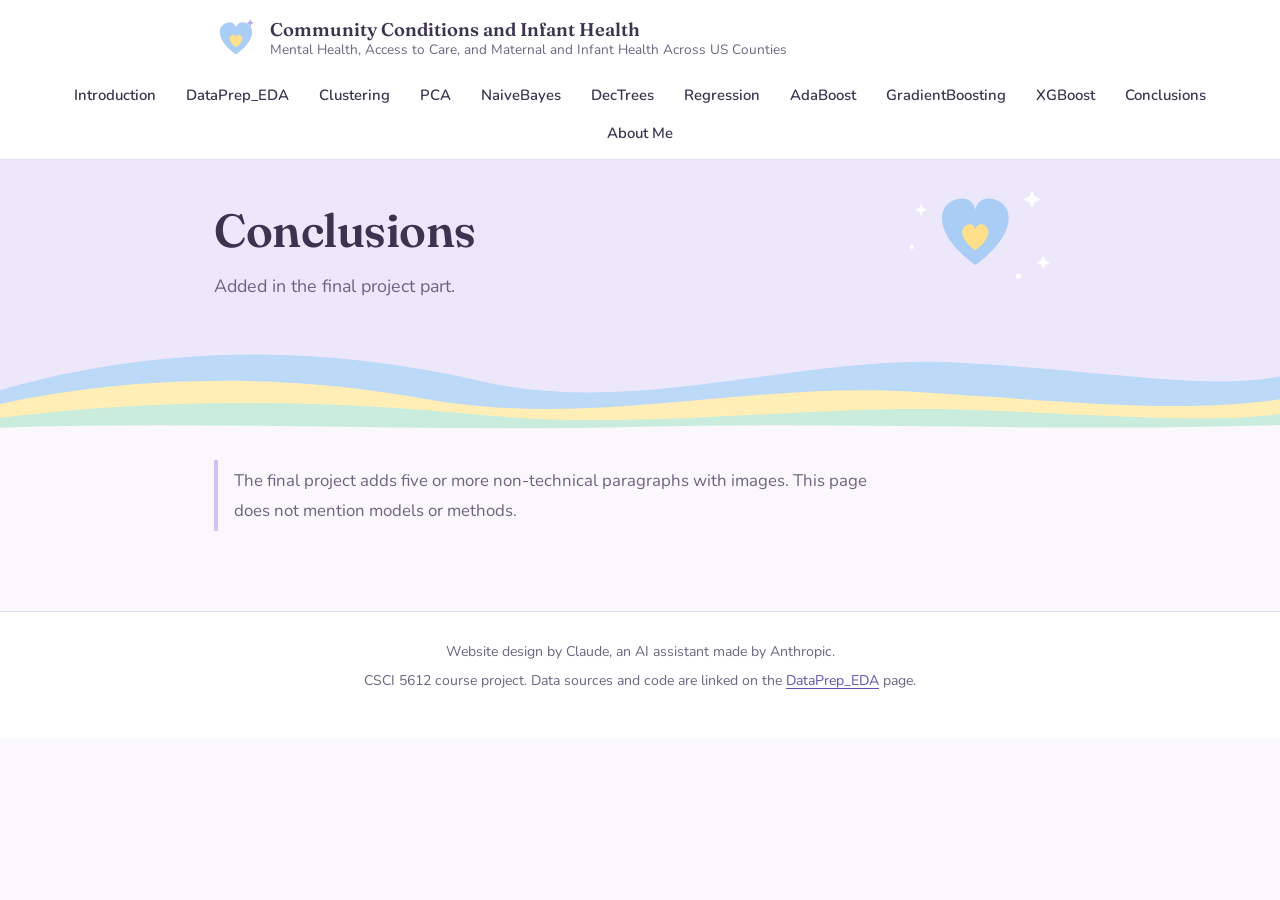
<file: conclusions.html>
<!DOCTYPE html>
<html lang="en">
<head>
<meta charset="utf-8">
<meta name="viewport" content="width=device-width, initial-scale=1">
<title>Conclusions | Community Conditions and Infant Health</title>
<link rel="preconnect" href="https://fonts.googleapis.com">
<link rel="preconnect" href="https://fonts.gstatic.com" crossorigin>
<link href="https://fonts.googleapis.com/css2?family=Fraunces:opsz,wght@9..144,400;9..144,600&family=Nunito:wght@400;600;700&display=swap" rel="stylesheet">
<link rel="stylesheet" href="style.css">
</head>
<body>
<a class="skip" href="#main">Skip to content</a>
<header class="top">
  <div class="wrap">
    <a class="brand" href="index.html">
      <svg class="logo" viewBox="0 0 40 40" aria-hidden="true"><path d="M20 35 C3 23 2 10 10.5 6.5 C15.5 4.5 19 6.5 20 10.5 C21 6.5 24.5 4.5 29.5 6.5 C38 10 37 23 20 35 Z" fill="#a9cdf5"/><path d="M20 28.5 C13.5 24 13 19 16 17.5 C18 16.5 19.5 17.5 20 19.2 C20.5 17.5 22 16.5 24 17.5 C27 19 26.5 24 20 28.5 Z" fill="#ffe08a"/><path d="M33 3l1 2.3 2.3 1-2.3 1L33 9.6l-1-2.3-2.3-1 2.3-1z" fill="#b9a8e8"/></svg>
      <span class="brand-text"><span class="site-title">Community Conditions and Infant Health</span><span class="site-sub">Mental Health, Access to Care, and Maternal and Infant Health Across US Counties</span></span>
    </a>
  </div>
</header>
<nav class="tabs" aria-label="Project sections">
  <div class="wrap">
    <ul> 
          <li><a class="tab" href="index.html">Introduction</a></li>
          <li><a class="tab" href="dataprep_eda.html">DataPrep_EDA</a></li>
          <li><a class="tab" href="clustering.html">Clustering</a></li>
          <li><a class="tab" href="pca.html">PCA</a></li>
          <li><a class="tab" href="naivebayes.html">NaiveBayes</a></li>
          <li><a class="tab" href="dectrees.html">DecTrees</a></li>
          <li><a class="tab" href="regression.html">Regression</a></li>
          <li><a class="tab" href="adaboost.html">AdaBoost</a></li>
          <li><a class="tab" href="gradientboosting.html">GradientBoosting</a></li>
          <li><a class="tab" href="xgboost.html">XGBoost</a></li>
          <li><a class="tab" href="conclusions.html">Conclusions</a></li>
          <li><a class="tab" href="about.html">About Me</a></li>
    </ul>
  </div>
</nav>
<div class="band">
  <div class="wrap band-inner">
    <div class="band-text">
      <h1>Conclusions</h1>
      <p class="lede">Added in the final project part.</p>
    </div>
    <svg class="art" viewBox="0 0 150 110" aria-hidden="true"><g transform="translate(30 12)"><path d="M40 70 C6 46 4 20 21 13 C31 9 38 13 40 21 C42 13 49 9 59 13 C76 20 74 46 40 70 Z" fill="#a9cdf5"/><path d="M40 57 C27 48 26 38 32 35 C36 33 39 35 40 38.5 C41 35 44 33 48 35 C54 38 53 48 40 57 Z" fill="#ffe08a"/></g><g fill="#ffffff"><path d="M120 16l2.4 5.6 5.6 2.4-5.6 2.4-2.4 5.6-2.4-5.6-5.6-2.4 5.6-2.4z"/><path d="M22 28l1.6 3.8 3.8 1.6-3.8 1.6L22 38.8l-1.6-3.8-3.8-1.6 3.8-1.6z"/><path d="M130 74l1.8 4.2 4.2 1.8-4.2 1.8-1.8 4.2-1.8-4.2-4.2-1.8 4.2-1.8z"/></g><circle cx="108" cy="92" r="2.4" fill="#ffffff"/><circle cx="14" cy="66" r="2" fill="#ffffff"/></svg>
  </div>
  <svg class="hills" viewBox="0 0 1200 120" preserveAspectRatio="none" aria-hidden="true"><path fill="#bcd9f7" d="M0,70 C150,20 300,20 450,60 C600,100 750,30 900,40 C1050,50 1130,70 1200,55 L1200,120 L0,120 Z"/><path fill="#ffeeb5" d="M0,85 C120,55 260,50 400,80 C560,112 700,60 860,72 C1000,82 1100,96 1200,80 L1200,120 L0,120 Z"/><path fill="#c9ecdc" d="M0,100 C160,78 300,80 460,98 C620,114 760,84 920,92 C1050,98 1130,106 1200,96 L1200,120 L0,120 Z"/><path fill="#faf8fd" d="M0,111 C200,103 400,116 600,110 C800,104 1000,116 1200,108 L1200,120 L0,120 Z"/></svg>
</div>
<main id="main" class="wrap">

    <p class="soon">The final project adds five or more non-technical paragraphs with images. This page does not mention models or methods.</p>

</main>
<footer class="foot">
  <div class="wrap">
    <p>Website design by Claude, an AI assistant made by Anthropic.</p>
    <p>CSCI 5612 course project. Data sources and code are linked on the <a href="dataprep_eda.html">DataPrep_EDA</a> page.</p>
  </div>
</footer>
</body>
</html>
</file>
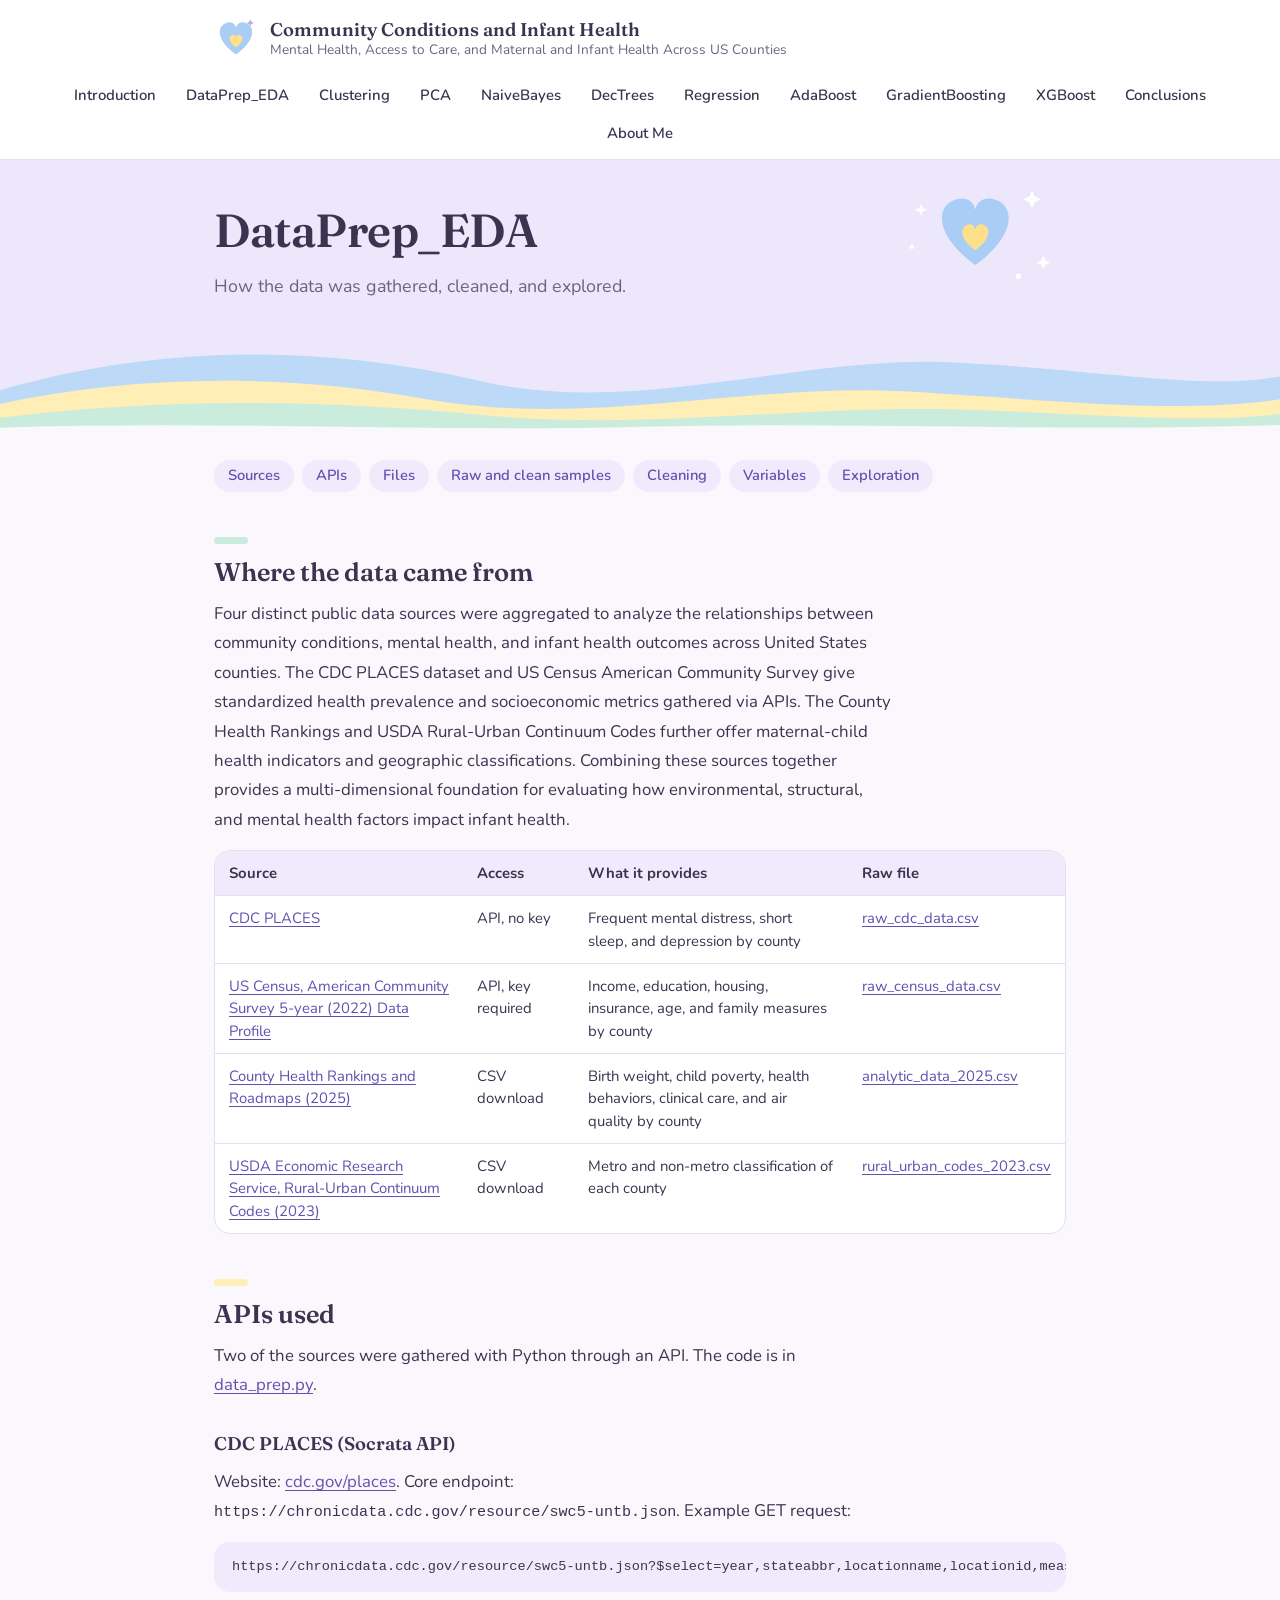
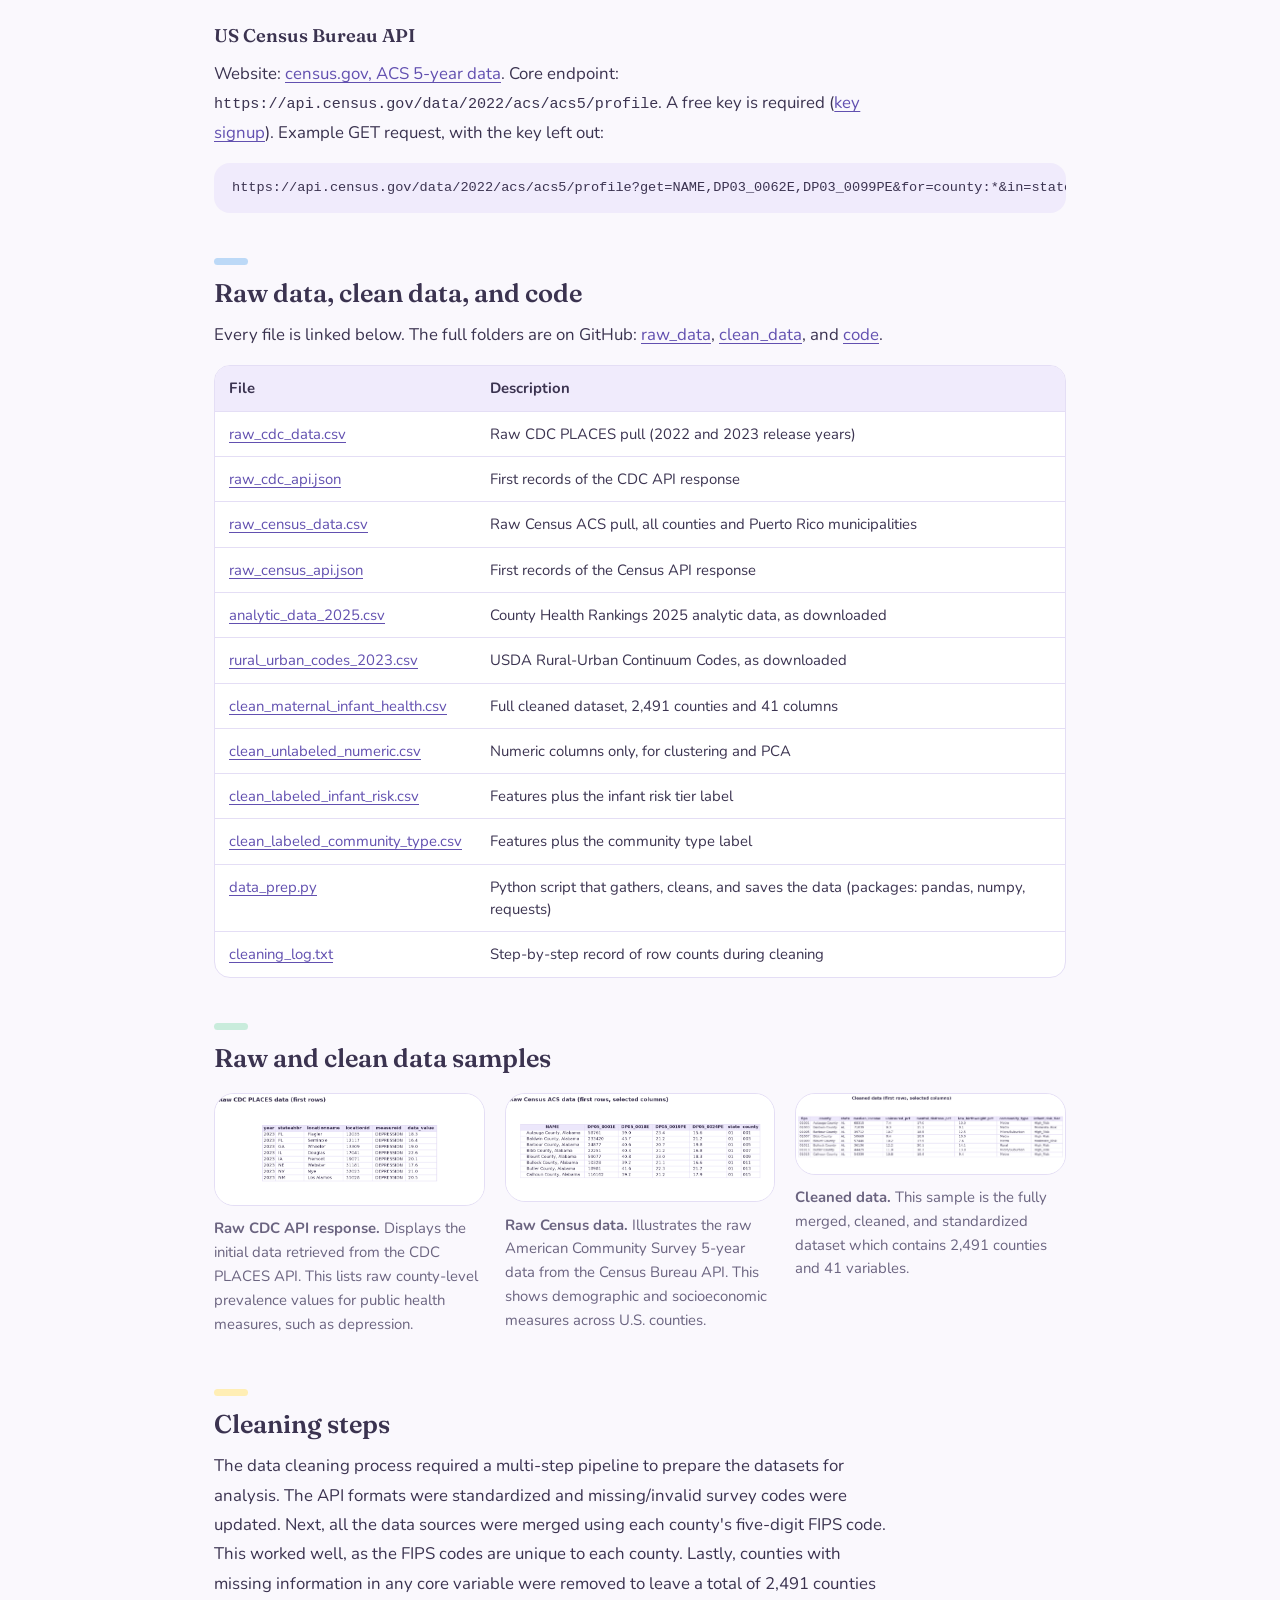
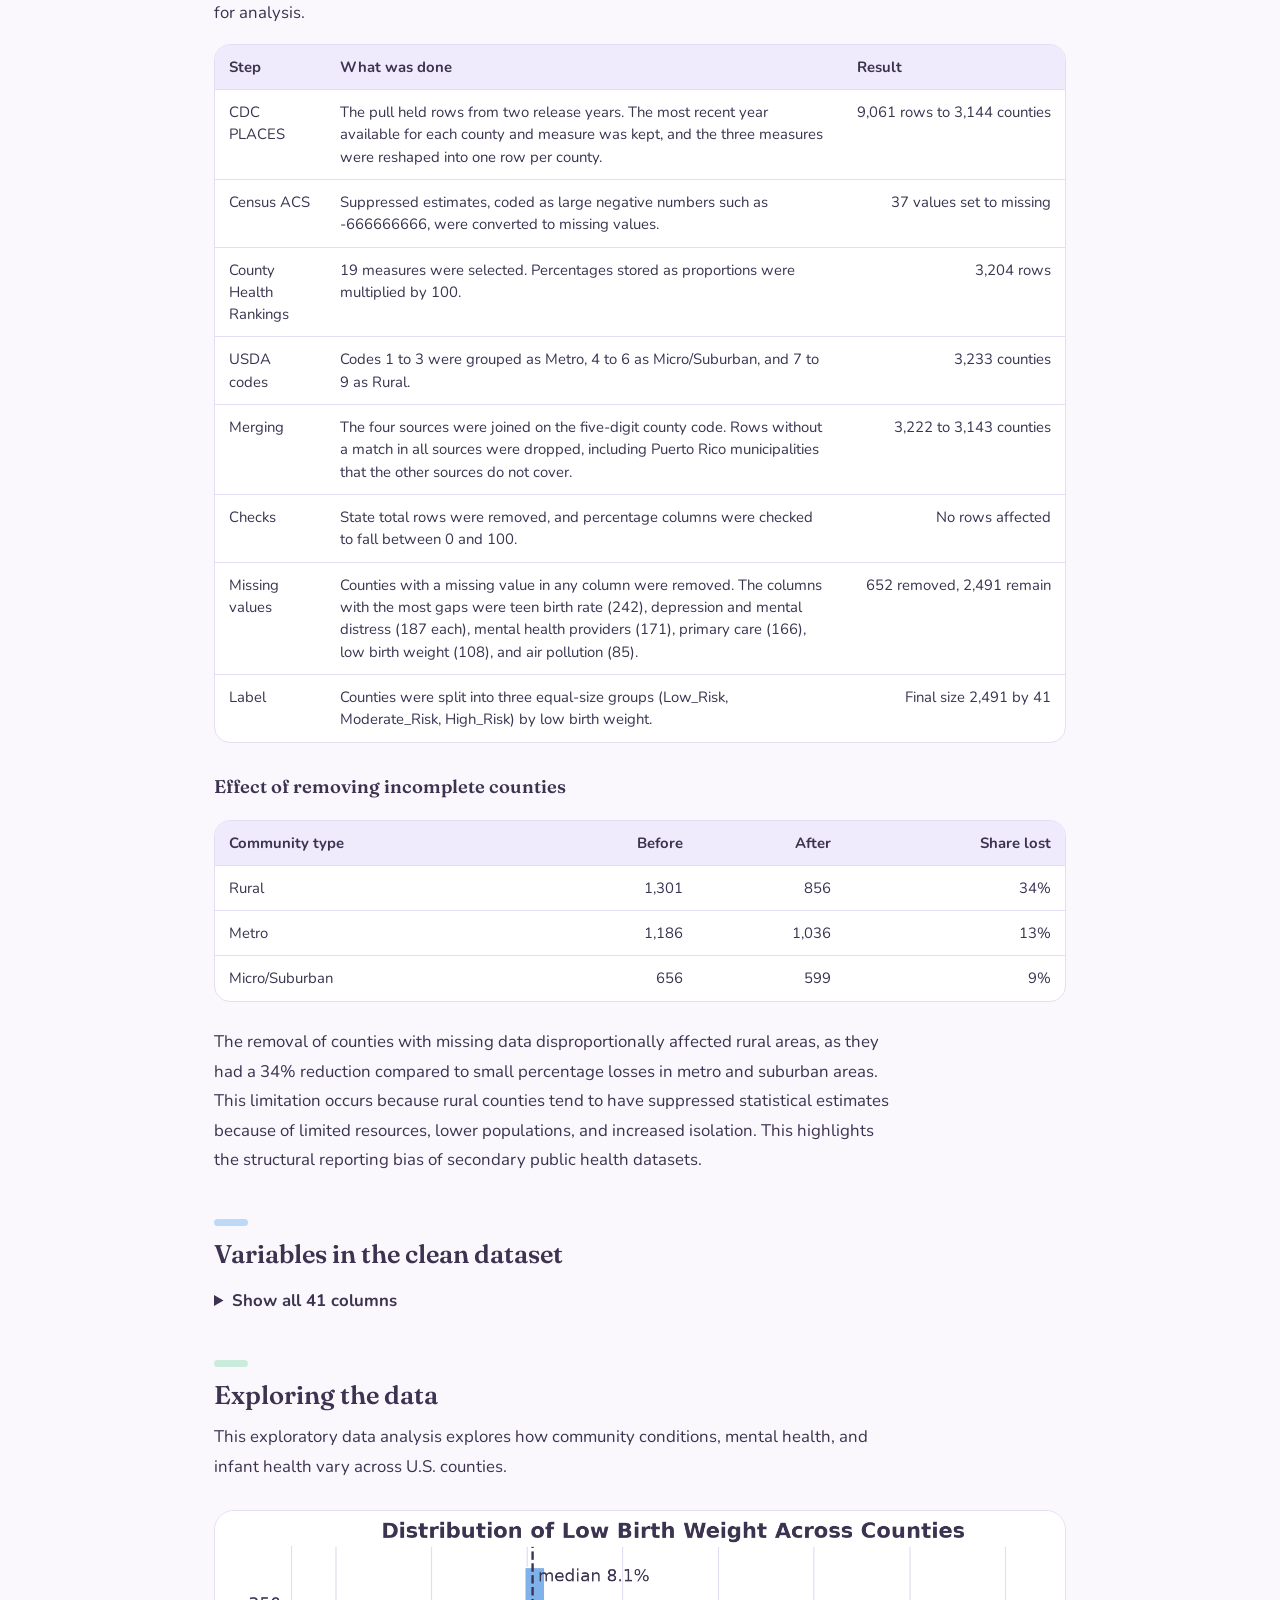
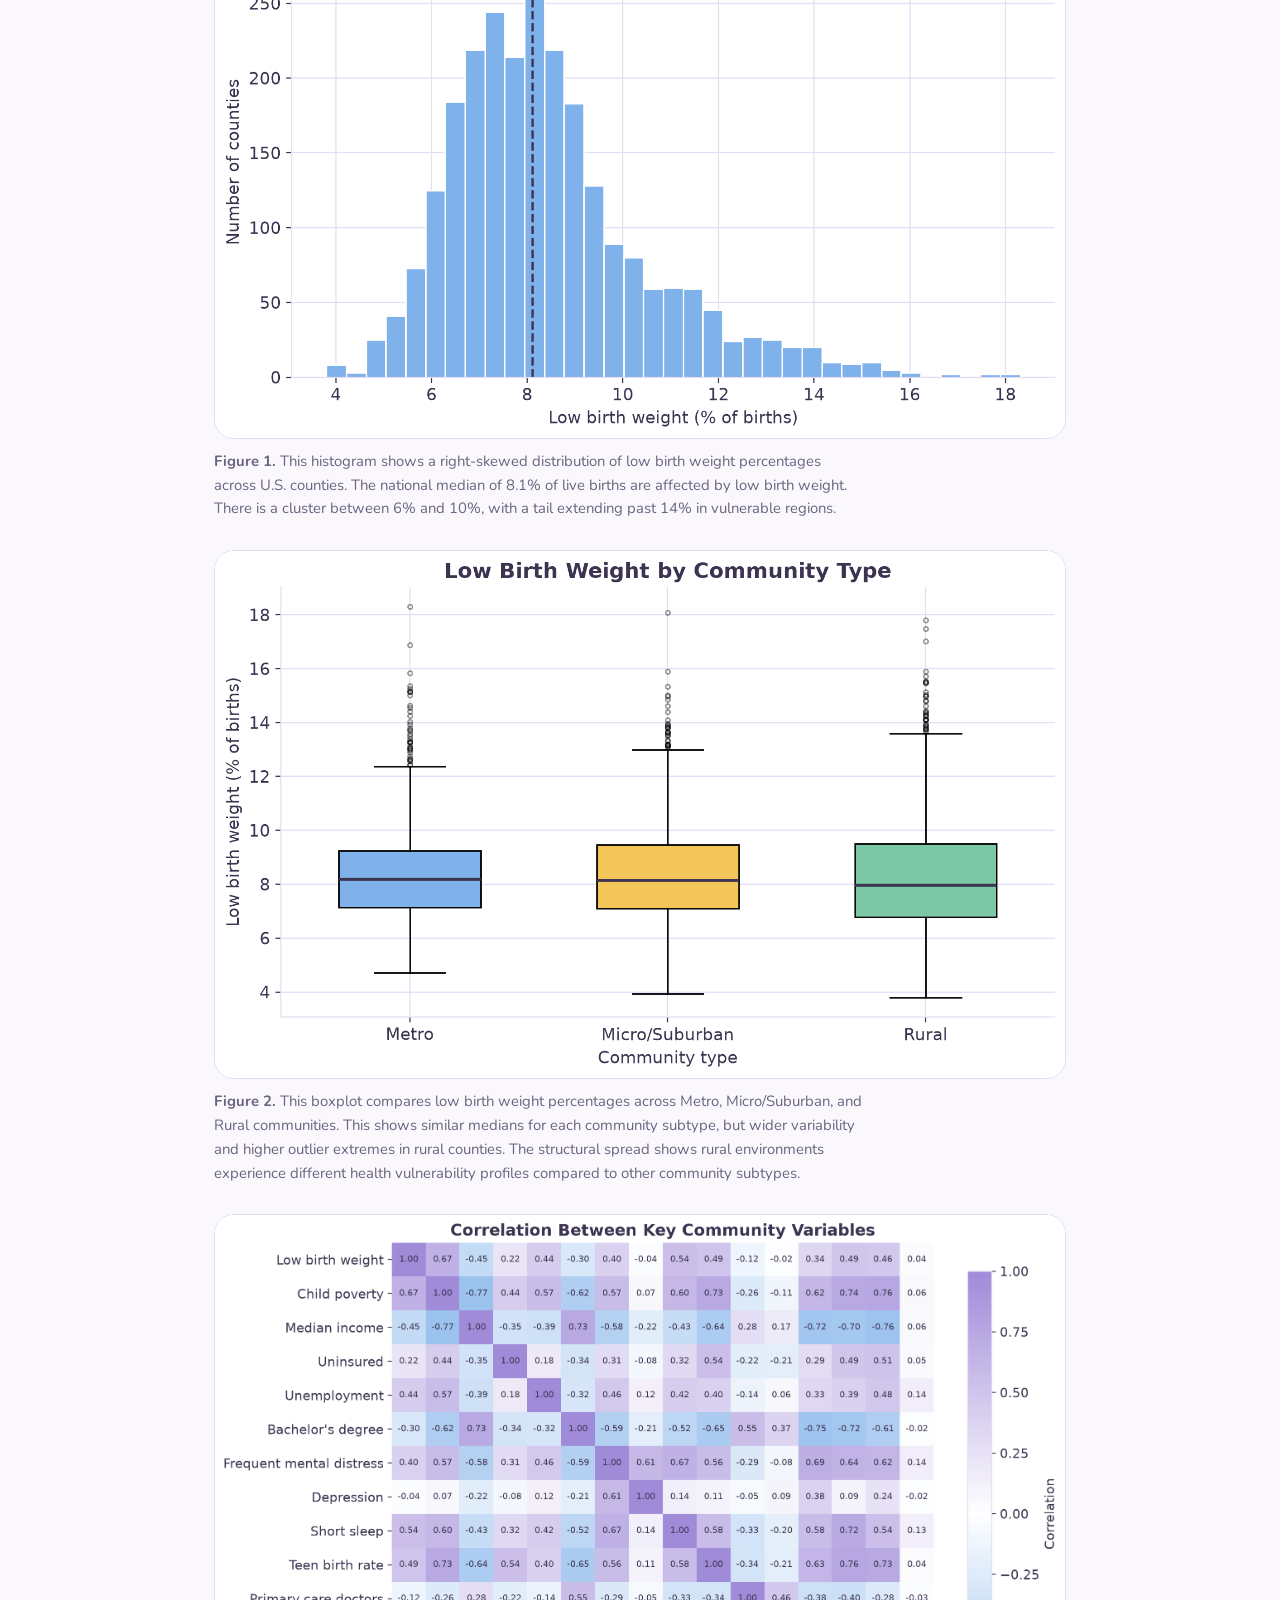
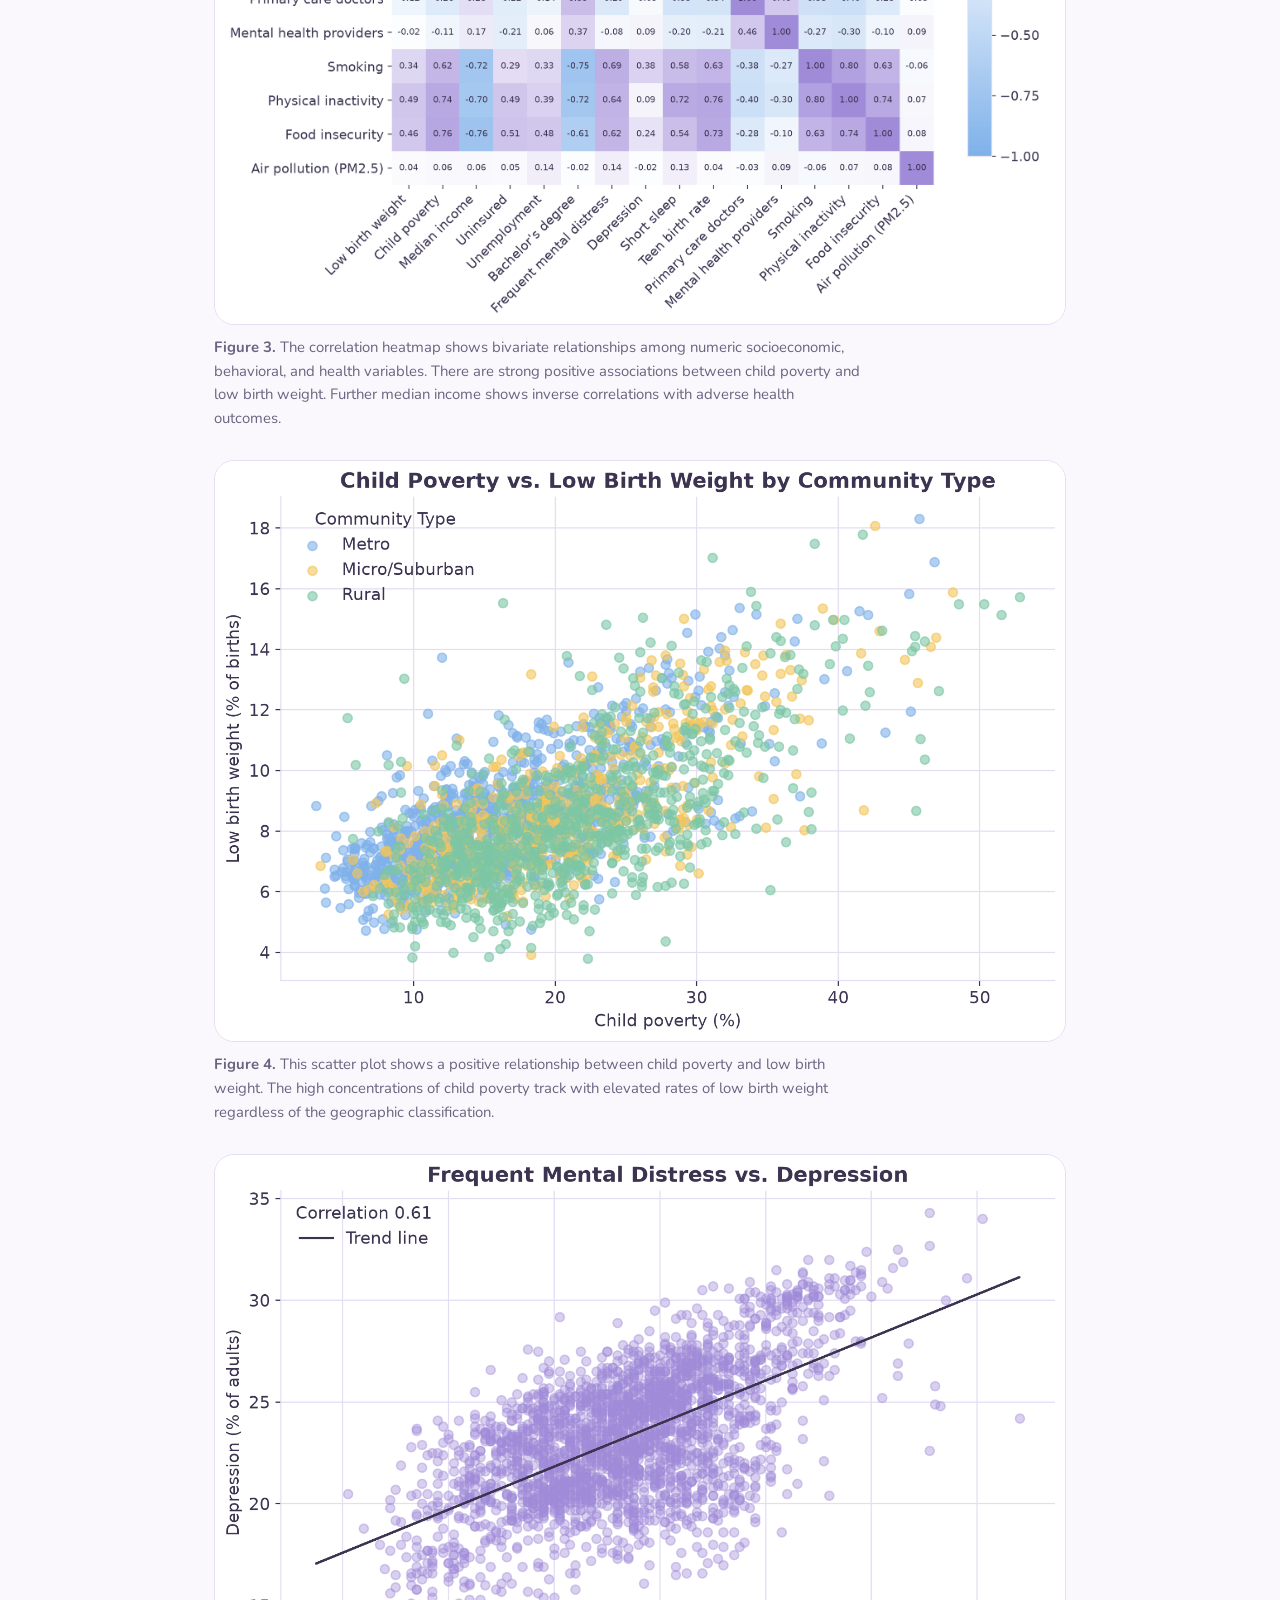
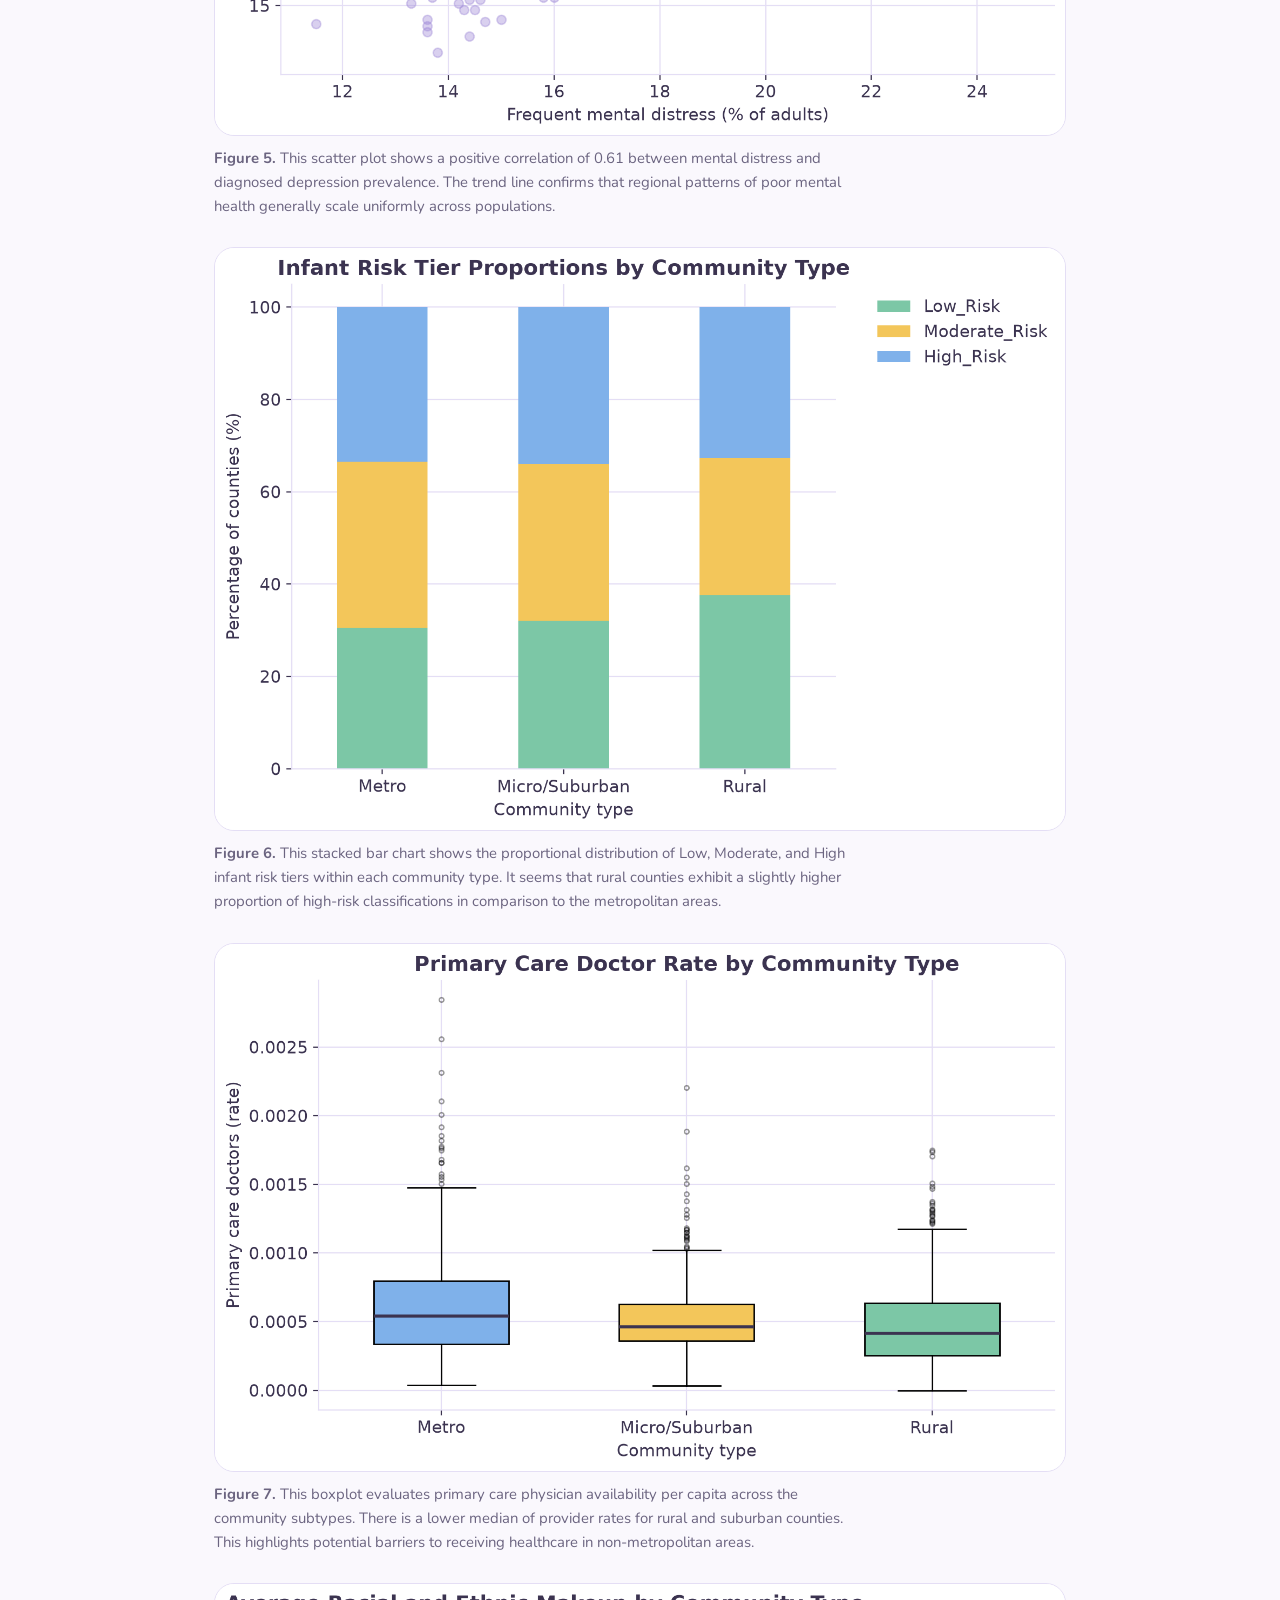
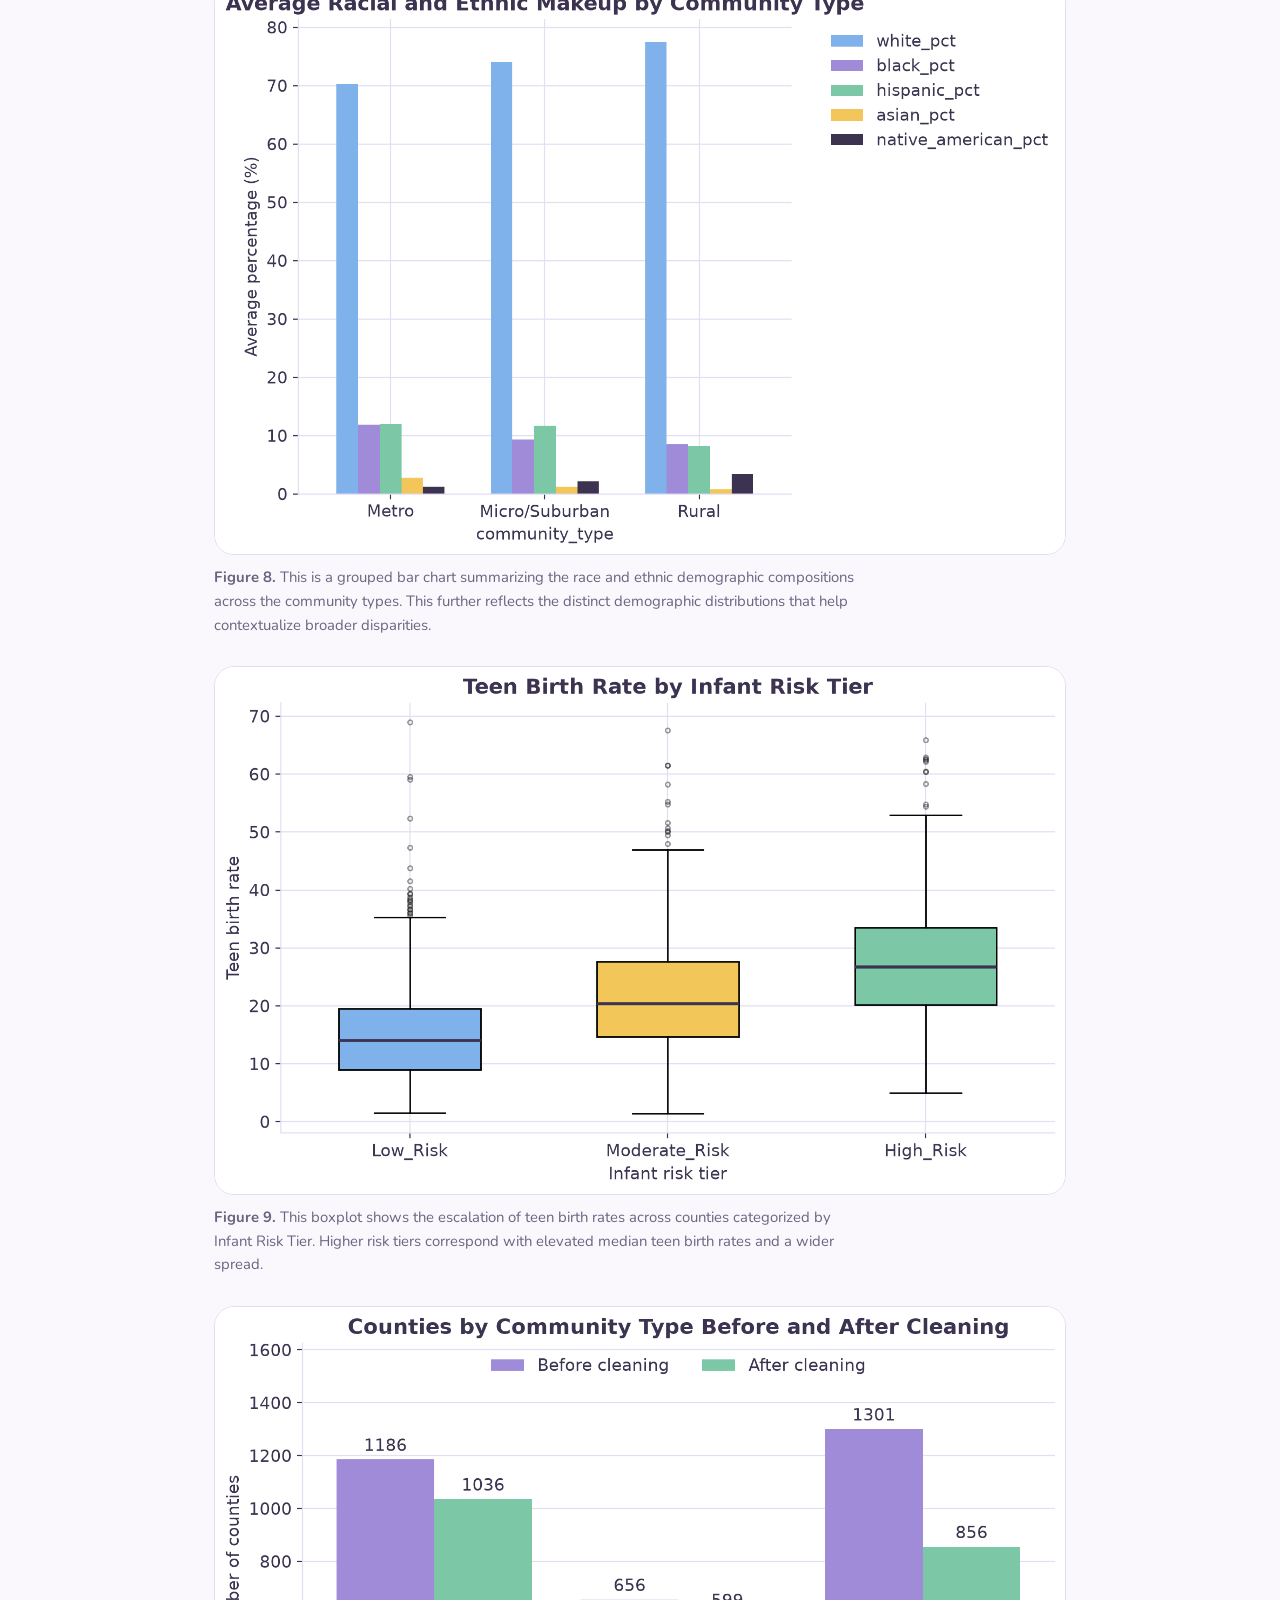
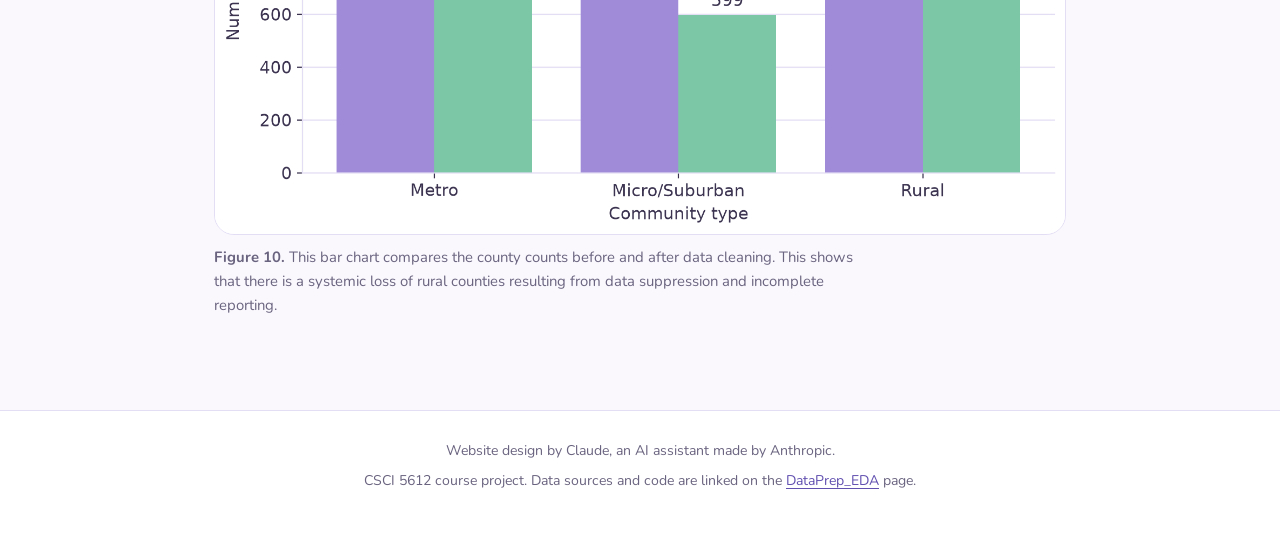
<file: dataprep_eda.html>
<!DOCTYPE html>
<html lang="en">
<head>
<meta charset="utf-8">
<meta name="viewport" content="width=device-width, initial-scale=1">
<title>DataPrep_EDA | Community Conditions and Infant Health</title>
<link rel="preconnect" href="https://fonts.googleapis.com">
<link rel="preconnect" href="https://fonts.gstatic.com" crossorigin>
<link href="https://fonts.googleapis.com/css2?family=Fraunces:opsz,wght@9..144,400;9..144,600&family=Nunito:wght@400;600;700&display=swap" rel="stylesheet">
<link rel="stylesheet" href="style.css">
</head>
<body>
<a class="skip" href="#main">Skip to content</a>
<header class="top">
  <div class="wrap">
    <a class="brand" href="index.html">
      <svg class="logo" viewBox="0 0 40 40" aria-hidden="true"><path d="M20 35 C3 23 2 10 10.5 6.5 C15.5 4.5 19 6.5 20 10.5 C21 6.5 24.5 4.5 29.5 6.5 C38 10 37 23 20 35 Z" fill="#a9cdf5"/><path d="M20 28.5 C13.5 24 13 19 16 17.5 C18 16.5 19.5 17.5 20 19.2 C20.5 17.5 22 16.5 24 17.5 C27 19 26.5 24 20 28.5 Z" fill="#ffe08a"/><path d="M33 3l1 2.3 2.3 1-2.3 1L33 9.6l-1-2.3-2.3-1 2.3-1z" fill="#b9a8e8"/></svg>
      <span class="brand-text"><span class="site-title">Community Conditions and Infant Health</span><span class="site-sub">Mental Health, Access to Care, and Maternal and Infant Health Across US Counties</span></span>
    </a>
  </div>
</header>
<nav class="tabs" aria-label="Project sections">
  <div class="wrap">
    <ul>
          <li><a class="tab" href="index.html">Introduction</a></li>
          <li><a class="tab" href="dataprep_eda.html">DataPrep_EDA</a></li>
          <li><a class="tab" href="clustering.html">Clustering</a></li>
          <li><a class="tab" href="pca.html">PCA</a></li>
          <li><a class="tab" href="naivebayes.html">NaiveBayes</a></li>
          <li><a class="tab" href="dectrees.html">DecTrees</a></li>
          <li><a class="tab" href="regression.html">Regression</a></li>
          <li><a class="tab" href="adaboost.html">AdaBoost</a></li>
          <li><a class="tab" href="gradientboosting.html">GradientBoosting</a></li>
          <li><a class="tab" href="xgboost.html">XGBoost</a></li>
          <li><a class="tab" href="conclusions.html">Conclusions</a></li>
          <li><a class="tab" href="about.html">About Me</a></li>
    </ul>
  </div>
</nav>
<div class="band">
  <div class="wrap band-inner">
    <div class="band-text">
      <h1>DataPrep_EDA</h1>
      <p class="lede">How the data was gathered, cleaned, and explored.</p>
    </div>
    <svg class="art" viewBox="0 0 150 110" aria-hidden="true"><g transform="translate(30 12)"><path d="M40 70 C6 46 4 20 21 13 C31 9 38 13 40 21 C42 13 49 9 59 13 C76 20 74 46 40 70 Z" fill="#a9cdf5"/><path d="M40 57 C27 48 26 38 32 35 C36 33 39 35 40 38.5 C41 35 44 33 48 35 C54 38 53 48 40 57 Z" fill="#ffe08a"/></g><g fill="#ffffff"><path d="M120 16l2.4 5.6 5.6 2.4-5.6 2.4-2.4 5.6-2.4-5.6-5.6-2.4 5.6-2.4z"/><path d="M22 28l1.6 3.8 3.8 1.6-3.8 1.6L22 38.8l-1.6-3.8-3.8-1.6 3.8-1.6z"/><path d="M130 74l1.8 4.2 4.2 1.8-4.2 1.8-1.8 4.2-1.8-4.2-4.2-1.8 4.2-1.8z"/></g><circle cx="108" cy="92" r="2.4" fill="#ffffff"/><circle cx="14" cy="66" r="2" fill="#ffffff"/></svg>
  </div>
  <svg class="hills" viewBox="0 0 1200 120" preserveAspectRatio="none" aria-hidden="true"><path fill="#bcd9f7" d="M0,70 C150,20 300,20 450,60 C600,100 750,30 900,40 C1050,50 1130,70 1200,55 L1200,120 L0,120 Z"/><path fill="#ffeeb5" d="M0,85 C120,55 260,50 400,80 C560,112 700,60 860,72 C1000,82 1100,96 1200,80 L1200,120 L0,120 Z"/><path fill="#c9ecdc" d="M0,100 C160,78 300,80 460,98 C620,114 760,84 920,92 C1050,98 1130,106 1200,96 L1200,120 L0,120 Z"/><path fill="#faf8fd" d="M0,111 C200,103 400,116 600,110 C800,104 1000,116 1200,108 L1200,120 L0,120 Z"/></svg>
</div>
<main id="main" class="wrap">

    <ul class="contents">
      <li><a href="#sources">Sources</a></li>
      <li><a href="#apis">APIs</a></li>
      <li><a href="#files">Files</a></li>
      <li><a href="#samples">Raw and clean samples</a></li>
      <li><a href="#cleaning">Cleaning</a></li>
      <li><a href="#variables">Variables</a></li>
      <li><a href="#explore">Exploration</a></li>
    </ul>

    <h2 id="sources">Where the data came from</h2>
    <p>Four distinct public data sources were aggregated to analyze the relationships between community conditions, mental health, and infant health outcomes across United States counties. The CDC PLACES dataset and US Census American Community Survey give standardized health prevalence and socioeconomic metrics gathered via APIs. The County Health Rankings and USDA Rural-Urban Continuum Codes further offer maternal-child health indicators and geographic classifications. Combining these sources together provides a multi-dimensional foundation for evaluating how environmental, structural, and mental health factors impact infant health.</p>
    <div class="table-wrap"><table>
      <thead><tr><th>Source</th><th>Access</th><th>What it provides</th><th>Raw file</th></tr></thead>
      <tbody>
        <tr><td><a href="https://www.cdc.gov/places">CDC PLACES</a></td><td>API, no key</td><td>Frequent mental distress, short sleep, and depression by county</td><td><a href="https://github.com/isram1223/csci5612-project/blob/main/raw_data/raw_cdc_data.csv">raw_cdc_data.csv</a></td></tr>
        <tr><td><a href="https://www.census.gov/data/developers/data-sets/acs-5year.html">US Census, American Community Survey 5-year (2022) Data Profile</a></td><td>API, key required</td><td>Income, education, housing, insurance, age, and family measures by county</td><td><a href="https://github.com/isram1223/csci5612-project/blob/main/raw_data/raw_census_data.csv">raw_census_data.csv</a></td></tr>
        <tr><td><a href="https://www.countyhealthrankings.org">County Health Rankings and Roadmaps (2025)</a></td><td>CSV download</td><td>Birth weight, child poverty, health behaviors, clinical care, and air quality by county</td><td><a href="https://github.com/isram1223/csci5612-project/blob/main/raw_data/analytic_data_2025.csv">analytic_data_2025.csv</a></td></tr>
        <tr><td><a href="https://www.ers.usda.gov/data-products/rural-urban-continuum-codes">USDA Economic Research Service, Rural-Urban Continuum Codes (2023)</a></td><td>CSV download</td><td>Metro and non-metro classification of each county</td><td><a href="https://github.com/isram1223/csci5612-project/blob/main/raw_data/rural_urban_codes_2023.csv">rural_urban_codes_2023.csv</a></td></tr>
      </tbody>
    </table></div>

    <h2 id="apis">APIs used</h2>
    <p>Two of the sources were gathered with Python through an API. The code is in <a href="https://github.com/isram1223/csci5612-project/blob/main/code/data_prep.py">data_prep.py</a>.</p>
    <h3>CDC PLACES (Socrata API)</h3>
    <p>Website: <a href="https://www.cdc.gov/places">cdc.gov/places</a>. Core endpoint: <code>https://chronicdata.cdc.gov/resource/swc5-untb.json</code>. Example GET request:</p>
    <pre><code>https://chronicdata.cdc.gov/resource/swc5-untb.json?$select=year,stateabbr,locationname,locationid,measureid,data_value&amp;$where=measureid in(&#x27;MHLTH&#x27;,&#x27;SLEEP&#x27;,&#x27;DEPRESSION&#x27;) and datavaluetypeid=&#x27;CrdPrv&#x27;&amp;$limit=50000</code></pre>
    <h3>US Census Bureau API</h3>
    <p>Website: <a href="https://www.census.gov/data/developers/data-sets/acs-5year.html">census.gov, ACS 5-year data</a>. Core endpoint: <code>https://api.census.gov/data/2022/acs/acs5/profile</code>. A free key is required (<a href="https://api.census.gov/data/key_signup.html">key signup</a>). Example GET request, with the key left out:</p>
    <pre><code>https://api.census.gov/data/2022/acs/acs5/profile?get=NAME,DP03_0062E,DP03_0099PE&amp;for=county:*&amp;in=state:*&amp;key=YOUR_KEY</code></pre>

    <h2 id="files">Raw data, clean data, and code</h2>
    <p>Every file is linked below. The full folders are on GitHub: <a href="https://github.com/isram1223/csci5612-project/tree/main/raw_data">raw_data</a>, <a href="https://github.com/isram1223/csci5612-project/tree/main/clean_data">clean_data</a>, and <a href="https://github.com/isram1223/csci5612-project/tree/main/code">code</a>.</p>
    <div class="table-wrap"><table>
      <thead><tr><th>File</th><th>Description</th></tr></thead>
      <tbody>
        <tr><td><a href="https://github.com/isram1223/csci5612-project/blob/main/raw_data/raw_cdc_data.csv">raw_cdc_data.csv</a></td><td>Raw CDC PLACES pull (2022 and 2023 release years)</td></tr>
        <tr><td><a href="https://github.com/isram1223/csci5612-project/blob/main/raw_data/raw_cdc_api.json">raw_cdc_api.json</a></td><td>First records of the CDC API response</td></tr>
        <tr><td><a href="https://github.com/isram1223/csci5612-project/blob/main/raw_data/raw_census_data.csv">raw_census_data.csv</a></td><td>Raw Census ACS pull, all counties and Puerto Rico municipalities</td></tr>
        <tr><td><a href="https://github.com/isram1223/csci5612-project/blob/main/raw_data/raw_census_api.json">raw_census_api.json</a></td><td>First records of the Census API response</td></tr>
        <tr><td><a href="https://github.com/isram1223/csci5612-project/blob/main/raw_data/analytic_data_2025.csv">analytic_data_2025.csv</a></td><td>County Health Rankings 2025 analytic data, as downloaded</td></tr>
        <tr><td><a href="https://github.com/isram1223/csci5612-project/blob/main/raw_data/rural_urban_codes_2023.csv">rural_urban_codes_2023.csv</a></td><td>USDA Rural-Urban Continuum Codes, as downloaded</td></tr>
        <tr><td><a href="https://github.com/isram1223/csci5612-project/blob/main/clean_data/clean_maternal_infant_health.csv">clean_maternal_infant_health.csv</a></td><td>Full cleaned dataset, 2,491 counties and 41 columns</td></tr>
        <tr><td><a href="https://github.com/isram1223/csci5612-project/blob/main/clean_data/clean_unlabeled_numeric.csv">clean_unlabeled_numeric.csv</a></td><td>Numeric columns only, for clustering and PCA</td></tr>
        <tr><td><a href="https://github.com/isram1223/csci5612-project/blob/main/clean_data/clean_labeled_infant_risk.csv">clean_labeled_infant_risk.csv</a></td><td>Features plus the infant risk tier label</td></tr>
        <tr><td><a href="https://github.com/isram1223/csci5612-project/blob/main/clean_data/clean_labeled_community_type.csv">clean_labeled_community_type.csv</a></td><td>Features plus the community type label</td></tr>
        <tr><td><a href="https://github.com/isram1223/csci5612-project/blob/main/code/data_prep.py">data_prep.py</a></td><td>Python script that gathers, cleans, and saves the data (packages: pandas, numpy, requests)</td></tr>
        <tr><td><a href="https://github.com/isram1223/csci5612-project/blob/main/code/cleaning_log.txt">cleaning_log.txt</a></td><td>Step-by-step record of row counts during cleaning</td></tr>
      </tbody>
    </table></div>

    <h2 id="samples">Raw and clean data samples</h2>
    <div class="figrow">
      <figure>
  <div class="figbox">
    <a href="images/raw_cdc_sample.png"><img src="images/raw_cdc_sample.png" alt="Raw CDC API response" loading="lazy" onerror="this.closest('.figbox').classList.add('missing')"></a>
    <div class="ph">Small image goes here. Save it as <code>images/raw_cdc_sample.png</code>.</div>
  </div>
  <figcaption><strong>Raw CDC API response.</strong> <span>Displays the initial data retrieved from the CDC PLACES API. This lists raw county-level prevalence values for public health measures, such as depression.</span></figcaption>
</figure>
      <figure>
  <div class="figbox">
    <a href="images/raw_census_sample.png"><img src="images/raw_census_sample.png" alt="Raw Census data" loading="lazy" onerror="this.closest('.figbox').classList.add('missing')"></a>
    <div class="ph">Small image goes here. Save it as <code>images/raw_census_sample.png</code>.</div>
  </div>
  <figcaption><strong>Raw Census data.</strong> <span>Illustrates the raw American Community Survey 5-year data from the Census Bureau API. This shows demographic and socioeconomic measures across U.S. counties.</span></figcaption>
</figure>
      <figure>
  <div class="figbox">
    <a href="images/clean_sample.png"><img src="images/clean_sample.png" alt="Cleaned data" loading="lazy" onerror="this.closest('.figbox').classList.add('missing')"></a>
    <div class="ph">Small image goes here. Save it as <code>images/clean_sample.png</code>.</div>
  </div>
  <figcaption><strong>Cleaned data.</strong> <span>This sample is the fully merged, cleaned, and standardized dataset which contains 2,491 counties and 41 variables.</span></figcaption>
</figure>
    </div>

    <h2 id="cleaning">Cleaning steps</h2>
    <p>The data cleaning process required a multi-step pipeline to prepare the datasets for analysis. The API formats were standardized and missing/invalid survey codes were updated. Next, all the data sources were merged using each county's five-digit FIPS code. This worked well, as the FIPS codes are unique to each county. Lastly, counties with missing information in any core variable were removed to leave a total of 2,491 counties for analysis.</p>
    <div class="table-wrap"><table>
      <thead><tr><th>Step</th><th>What was done</th><th>Result</th></tr></thead>
      <tbody>
        <tr><td>CDC PLACES</td><td>The pull held rows from two release years. The most recent year available for each county and measure was kept, and the three measures were reshaped into one row per county.</td><td class="num">9,061 rows to 3,144 counties</td></tr>
        <tr><td>Census ACS</td><td>Suppressed estimates, coded as large negative numbers such as -666666666, were converted to missing values.</td><td class="num">37 values set to missing</td></tr>
        <tr><td>County Health Rankings</td><td>19 measures were selected. Percentages stored as proportions were multiplied by 100.</td><td class="num">3,204 rows</td></tr>
        <tr><td>USDA codes</td><td>Codes 1 to 3 were grouped as Metro, 4 to 6 as Micro/Suburban, and 7 to 9 as Rural.</td><td class="num">3,233 counties</td></tr>
        <tr><td>Merging</td><td>The four sources were joined on the five-digit county code. Rows without a match in all sources were dropped, including Puerto Rico municipalities that the other sources do not cover.</td><td class="num">3,222 to 3,143 counties</td></tr>
        <tr><td>Checks</td><td>State total rows were removed, and percentage columns were checked to fall between 0 and 100.</td><td class="num">No rows affected</td></tr>
        <tr><td>Missing values</td><td>Counties with a missing value in any column were removed. The columns with the most gaps were teen birth rate (242), depression and mental distress (187 each), mental health providers (171), primary care (166), low birth weight (108), and air pollution (85).</td><td class="num">652 removed, 2,491 remain</td></tr>
        <tr><td>Label</td><td>Counties were split into three equal-size groups (Low_Risk, Moderate_Risk, High_Risk) by low birth weight.</td><td class="num">Final size 2,491 by 41</td></tr>
      </tbody>
    </table></div>
    <h3>Effect of removing incomplete counties</h3>
    <div class="table-wrap"><table>
      <thead><tr><th>Community type</th><th class="num">Before</th><th class="num">After</th><th class="num">Share lost</th></tr></thead>
      <tbody>
        <tr><td>Rural</td><td class="num">1,301</td><td class="num">856</td><td class="num">34%</td></tr>
        <tr><td>Metro</td><td class="num">1,186</td><td class="num">1,036</td><td class="num">13%</td></tr>
        <tr><td>Micro/Suburban</td><td class="num">656</td><td class="num">599</td><td class="num">9%</td></tr>
      </tbody>
    </table></div>
    <p>The removal of counties with missing data disproportionally affected rural areas, as they had a 34% reduction compared to small percentage losses in metro and suburban areas. This limitation occurs because rural counties tend to have suppressed statistical estimates because of limited resources, lower populations, and increased isolation. This highlights the structural reporting bias of secondary public health datasets.</p>

    <h2 id="variables">Variables in the clean dataset</h2>
    <details>
      <summary>Show all 41 columns</summary>
      <div class="table-wrap"><table>
        <thead><tr><th>Column</th><th>Source</th><th>Meaning</th></tr></thead>
        <tbody>
        <tr><td><code>fips</code></td><td>Identifier</td><td>Five-digit county code (state plus county)</td></tr>
<tr><td><code>county, state</code></td><td>County Health Rankings</td><td>County name and state abbreviation</td></tr>
<tr><td><code>total_population</code></td><td>Census ACS</td><td>Total population</td></tr>
<tr><td><code>median_age</code></td><td>Census ACS</td><td>Median age in years</td></tr>
<tr><td><code>under_18_pct</code></td><td>Census ACS</td><td>Percent of the population under 18</td></tr>
<tr><td><code>over_64_pct</code></td><td>Census ACS</td><td>Percent of the population 65 and over</td></tr>
<tr><td><code>single_mother_pct</code></td><td>Census ACS</td><td>Percent of women ages 15 to 50 with a birth in the past year who were widowed, divorced, or never married</td></tr>
<tr><td><code>bachelors_pct</code></td><td>Census ACS</td><td>Percent of adults 25 and over with a bachelor's degree</td></tr>
<tr><td><code>disability_pct</code></td><td>Census ACS</td><td>Percent of the civilian noninstitutionalized population with a disability</td></tr>
<tr><td><code>unemployment_pct</code></td><td>Census ACS</td><td>Unemployment rate of the civilian labor force</td></tr>
<tr><td><code>median_income</code></td><td>Census ACS</td><td>Median household income in 2022 inflation-adjusted dollars</td></tr>
<tr><td><code>uninsured_pct</code></td><td>Census ACS</td><td>Percent without health insurance coverage</td></tr>
<tr><td><code>vacant_housing_pct</code></td><td>Census ACS</td><td>Percent of housing units that are vacant</td></tr>
<tr><td><code>renter_pct</code></td><td>Census ACS</td><td>Percent of occupied housing units that are renter-occupied</td></tr>
<tr><td><code>no_vehicle_pct</code></td><td>Census ACS</td><td>Percent of occupied housing units with no vehicle</td></tr>
<tr><td><code>median_rent</code></td><td>Census ACS</td><td>Median gross rent in dollars</td></tr>
<tr><td><code>mental_distress_pct</code></td><td>CDC PLACES</td><td>Adults reporting frequent mental distress, crude prevalence in percent</td></tr>
<tr><td><code>short_sleep_pct</code></td><td>CDC PLACES</td><td>Adults sleeping less than 7 hours, crude prevalence in percent</td></tr>
<tr><td><code>depression_pct</code></td><td>CDC PLACES</td><td>Adults ever told they have a depressive disorder, crude prevalence in percent</td></tr>
<tr><td><code>low_birthweight_pct</code></td><td>County Health Rankings</td><td>Percent of live births with low birth weight</td></tr>
<tr><td><code>child_poverty_pct</code></td><td>County Health Rankings</td><td>Percent of children living in poverty</td></tr>
<tr><td><code>smoking_pct</code></td><td>County Health Rankings</td><td>Percent of adults who smoke</td></tr>
<tr><td><code>obesity_pct</code></td><td>County Health Rankings</td><td>Percent of adults with obesity</td></tr>
<tr><td><code>inactivity_pct</code></td><td>County Health Rankings</td><td>Percent of adults who are physically inactive</td></tr>
<tr><td><code>excessive_drinking_pct</code></td><td>County Health Rankings</td><td>Percent of adults reporting excessive drinking</td></tr>
<tr><td><code>food_insecurity_pct</code></td><td>County Health Rankings</td><td>Percent of the population with food insecurity</td></tr>
<tr><td><code>some_college_pct</code></td><td>County Health Rankings</td><td>Percent of adults ages 25 to 44 with some post-secondary education</td></tr>
<tr><td><code>teen_birth_rate</code></td><td>County Health Rankings</td><td>Teen births as reported by County Health Rankings</td></tr>
<tr><td><code>mental_health_provider_rate</code></td><td>County Health Rankings</td><td>Mental health providers as reported by County Health Rankings</td></tr>
<tr><td><code>primary_care_rate</code></td><td>County Health Rankings</td><td>Primary care physicians as reported by County Health Rankings</td></tr>
<tr><td><code>income_ratio</code></td><td>County Health Rankings</td><td>Ratio of higher-income to lower-income household income</td></tr>
<tr><td><code>pm25</code></td><td>County Health Rankings</td><td>Average fine particulate matter in the air</td></tr>
<tr><td><code>poor_mental_health_days</code></td><td>County Health Rankings</td><td>Average number of poor mental health days per month</td></tr>
<tr><td><code>black_pct</code></td><td>County Health Rankings</td><td>Percent of the county population that is Non-Hispanic Black (community makeup, not mothers or births)</td></tr>
<tr><td><code>hispanic_pct</code></td><td>County Health Rankings</td><td>Percent of the county population that is Hispanic</td></tr>
<tr><td><code>asian_pct</code></td><td>County Health Rankings</td><td>Percent of the county population that is Asian</td></tr>
<tr><td><code>native_american_pct</code></td><td>County Health Rankings</td><td>Percent of the county population that is American Indian or Alaska Native</td></tr>
<tr><td><code>white_pct</code></td><td>County Health Rankings</td><td>Percent of the county population that is Non-Hispanic White</td></tr>
<tr><td><code>community_type</code></td><td>USDA</td><td>Metro, Micro/Suburban, or Rural, grouped from the 2023 Rural-Urban Continuum Codes</td></tr>
<tr><td><code>infant_risk_tier</code></td><td>Derived</td><td>Low_Risk, Moderate_Risk, or High_Risk: three equal-size groups of counties by low birth weight</td></tr>
        </tbody>
      </table></div>
    </details>

    <h2 id="explore">Exploring the data</h2>
    <p>This exploratory data analysis explores how community conditions, mental health, and infant health vary across U.S. counties.</p>
    <figure>
  <div class="figbox">
    <a href="images/fig01.png"><img src="images/fig01.png" alt="Distribution of Low Birth Weight Across Counties" loading="lazy" onerror="this.closest('.figbox').classList.add('missing')"></a>
    <div class="ph">Figure 1 goes here. Save the image as <code>images/fig01.png</code>.<br>Idea: histogram of low birth weight</div>
  </div>
  <figcaption><strong>Figure 1.</strong> <span>This histogram shows a right-skewed distribution of low birth weight percentages across U.S. counties. The national median of 8.1% of live births are affected by low birth weight. There is a cluster between 6% and 10%, with a tail extending past 14% in vulnerable regions.</span></figcaption>
</figure>
    <figure>
  <div class="figbox">
    <a href="images/fig02.png"><img src="images/fig02.png" alt="Low Birth Weight by Community Type" loading="lazy" onerror="this.closest('.figbox').classList.add('missing')"></a>
    <div class="ph">Figure 2 goes here. Save the image as <code>images/fig02.png</code>.<br>Idea: boxplot of low birth weight by community type</div>
  </div>
  <figcaption><strong>Figure 2.</strong> <span>This boxplot compares low birth weight percentages across Metro, Micro/Suburban, and Rural communities. This shows similar medians for each community subtype, but wider variability and higher outlier extremes in rural counties. The structural spread shows rural environments experience different health vulnerability profiles compared to other community subtypes.</span></figcaption>
</figure>
    <figure>
  <div class="figbox">
    <a href="images/fig03.png"><img src="images/fig03.png" alt="Correlation Between Key Community Variables" loading="lazy" onerror="this.closest('.figbox').classList.add('missing')"></a>
    <div class="ph">Figure 3 goes here. Save the image as <code>images/fig03.png</code>.<br>Idea: correlation heatmap of the numeric columns</div>
  </div>
  <figcaption><strong>Figure 3.</strong> <span>The correlation heatmap shows bivariate relationships among numeric socioeconomic, behavioral, and health variables. There are strong positive associations between child poverty and low birth weight. Further median income shows inverse correlations with adverse health outcomes.</span></figcaption>
</figure>
    <figure>
  <div class="figbox">
    <a href="images/fig04.png"><img src="images/fig04.png" alt="Child Poverty vs. Low Birth Weight by Community Type" loading="lazy" onerror="this.closest('.figbox').classList.add('missing')"></a>
    <div class="ph">Figure 4 goes here. Save the image as <code>images/fig04.png</code>.<br>Idea: scatter of child poverty against low birth weight by community type</div>
  </div>
  <figcaption><strong>Figure 4.</strong> <span>This scatter plot shows a positive relationship between child poverty and low birth weight. The high concentrations of child poverty track with elevated rates of low birth weight regardless of the geographic classification.</span></figcaption>
</figure>
    <figure>
  <div class="figbox">
    <a href="images/fig05.png"><img src="images/fig05.png" alt="Frequent Mental Distress vs. Depression" loading="lazy" onerror="this.closest('.figbox').classList.add('missing')"></a>
    <div class="ph">Figure 5 goes here. Save the image as <code>images/fig05.png</code>.<br>Idea: scatter of frequent mental distress against depression</div>
  </div>
  <figcaption><strong>Figure 5.</strong> <span>This scatter plot shows a positive correlation of 0.61 between mental distress and diagnosed depression prevalence. The trend line confirms that regional patterns of poor mental health generally scale uniformly across populations.</span></figcaption>
</figure>
    <figure>
  <div class="figbox">
    <a href="images/fig06.png"><img src="images/fig06.png" alt="Infant Risk Tier Proportions by Community Type" loading="lazy" onerror="this.closest('.figbox').classList.add('missing')"></a>
    <div class="ph">Figure 6 goes here. Save the image as <code>images/fig06.png</code>.<br>Idea: stacked bar chart of risk tier share within each community type</div>
  </div>
  <figcaption><strong>Figure 6.</strong> <span>This stacked bar chart shows the proportional distribution of Low, Moderate, and High infant risk tiers within each community type. It seems that rural counties exhibit a slightly higher proportion of high-risk classifications in comparison to the metropolitan areas.</span></figcaption>
</figure>
    <figure>
  <div class="figbox">
    <a href="images/fig07.png"><img src="images/fig07.png" alt="Primary Care Doctor Rate by Community Type" loading="lazy" onerror="this.closest('.figbox').classList.add('missing')"></a>
    <div class="ph">Figure 7 goes here. Save the image as <code>images/fig07.png</code>.<br>Idea: boxplot of primary care access by community type</div>
  </div>
  <figcaption><strong>Figure 7.</strong> <span>This boxplot evaluates primary care physician availability per capita across the community subtypes. There is a lower median of provider rates for rural and suburban counties. This highlights potential barriers to receiving healthcare in non-metropolitan areas.</span></figcaption>
</figure>
    <figure>
  <div class="figbox">
    <a href="images/fig08.png"><img src="images/fig08.png" alt="Average Racial and Ethnic Makeup by Community Type" loading="lazy" onerror="this.closest('.figbox').classList.add('missing')"></a>
    <div class="ph">Figure 8 goes here. Save the image as <code>images/fig08.png</code>.<br>Idea: grouped bar chart of racial and ethnic makeup by community type</div>
  </div>
  <figcaption><strong>Figure 8.</strong> <span>This is a grouped bar chart summarizing the race and ethnic demographic compositions across the community types. This further reflects the distinct demographic distributions that help contextualize broader disparities.</span></figcaption>
</figure>
    <figure>
  <div class="figbox">
    <a href="images/fig09.png"><img src="images/fig09.png" alt="Teen Birth Rate by Infant Risk Tier" loading="lazy" onerror="this.closest('.figbox').classList.add('missing')"></a>
    <div class="ph">Figure 9 goes here. Save the image as <code>images/fig09.png</code>.<br>Idea: boxplot of teen birth rate by infant risk tier</div>
  </div>
  <figcaption><strong>Figure 9.</strong> <span>This boxplot shows the escalation of teen birth rates across counties categorized by Infant Risk Tier. Higher risk tiers correspond with elevated median teen birth rates and a wider spread.</span></figcaption>
</figure>
    <figure>
  <div class="figbox">
    <a href="images/fig10.png"><img src="images/fig10.png" alt="Counties by Community Type Before and After Cleaning" loading="lazy" onerror="this.closest('.figbox').classList.add('missing')"></a>
    <div class="ph">Figure 10 goes here. Save the image as <code>images/fig10.png</code>.<br>Idea: bar chart of community types before and after cleaning</div>
  </div>
  <figcaption><strong>Figure 10.</strong> <span>This bar chart compares the county counts before and after data cleaning. This shows that there is a systemic loss of rural counties resulting from data suppression and incomplete reporting.</span></figcaption>
</figure>

</main>
<footer class="foot">
  <div class="wrap">
    <p>Website design by Claude, an AI assistant made by Anthropic.</p>
    <p>CSCI 5612 course project. Data sources and code are linked on the <a href="dataprep_eda.html">DataPrep_EDA</a> page.</p>
  </div>
</footer>
</body>
</html>
</file>
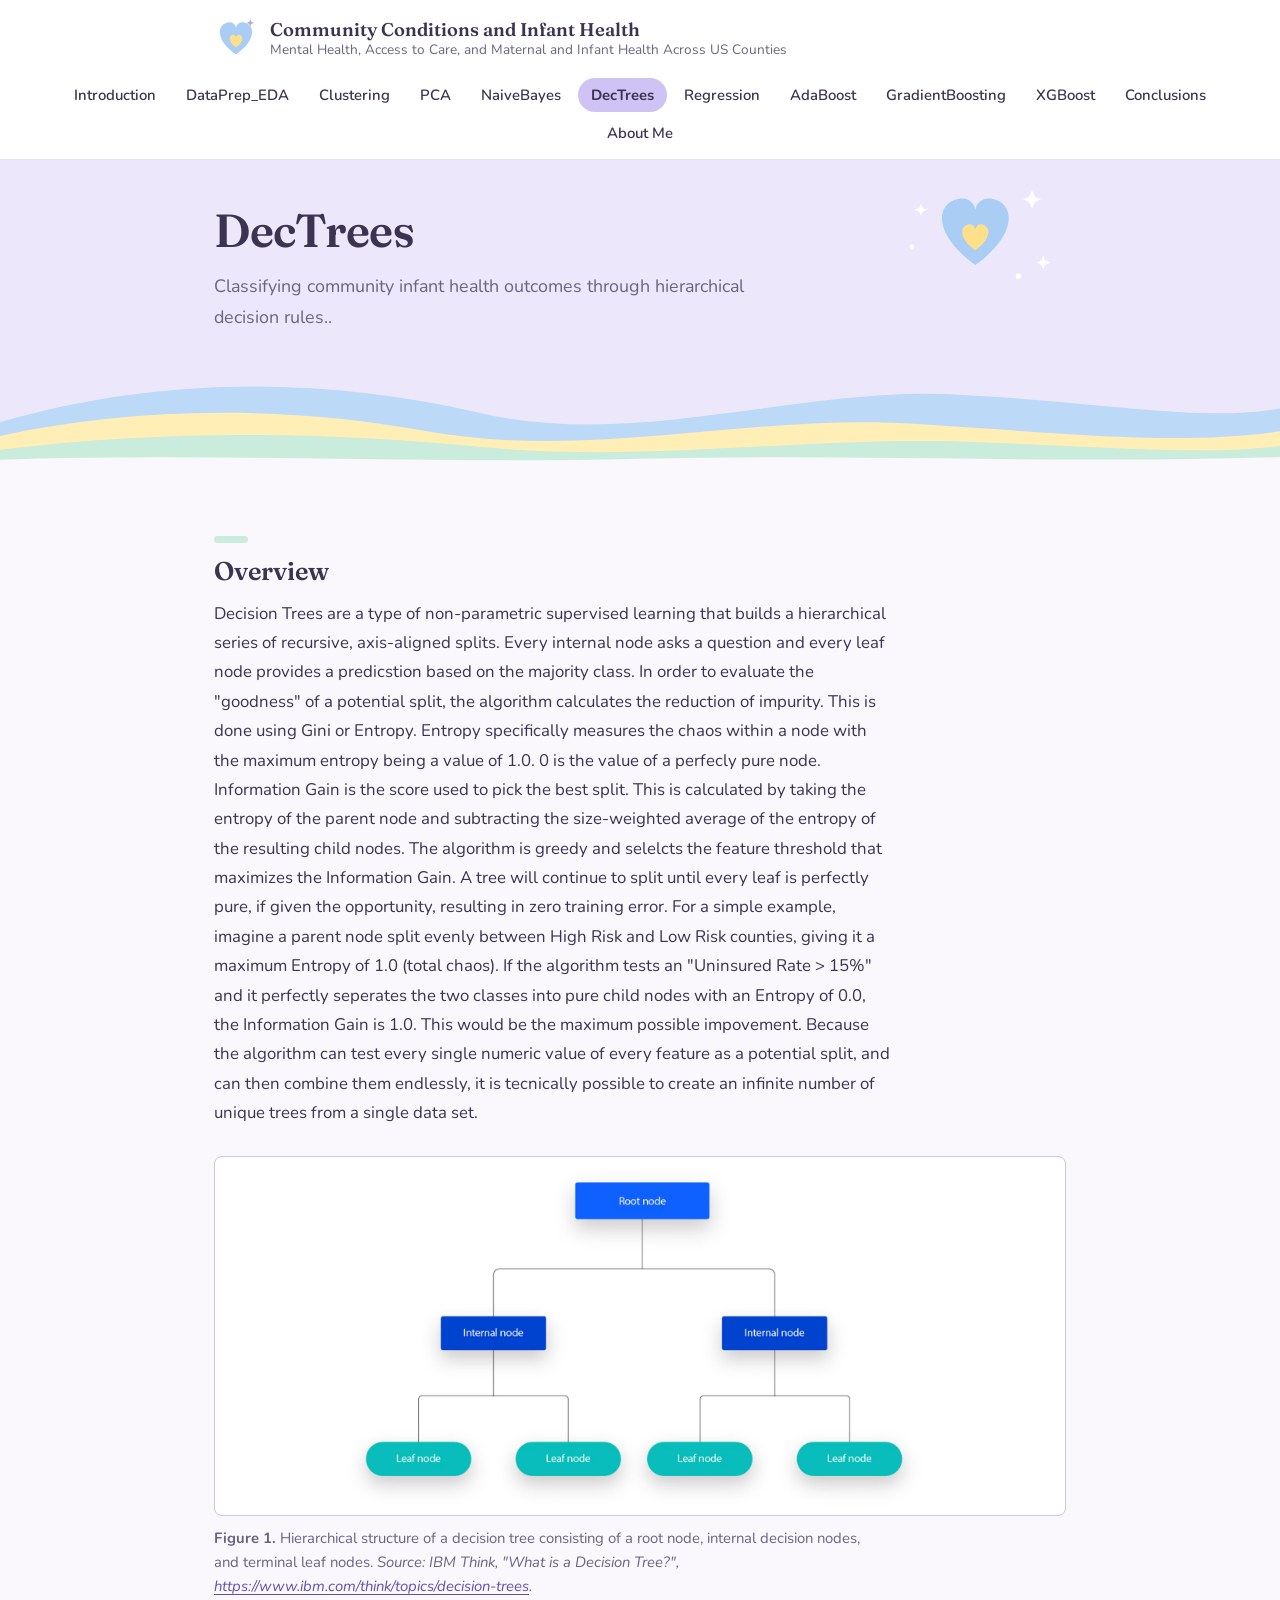
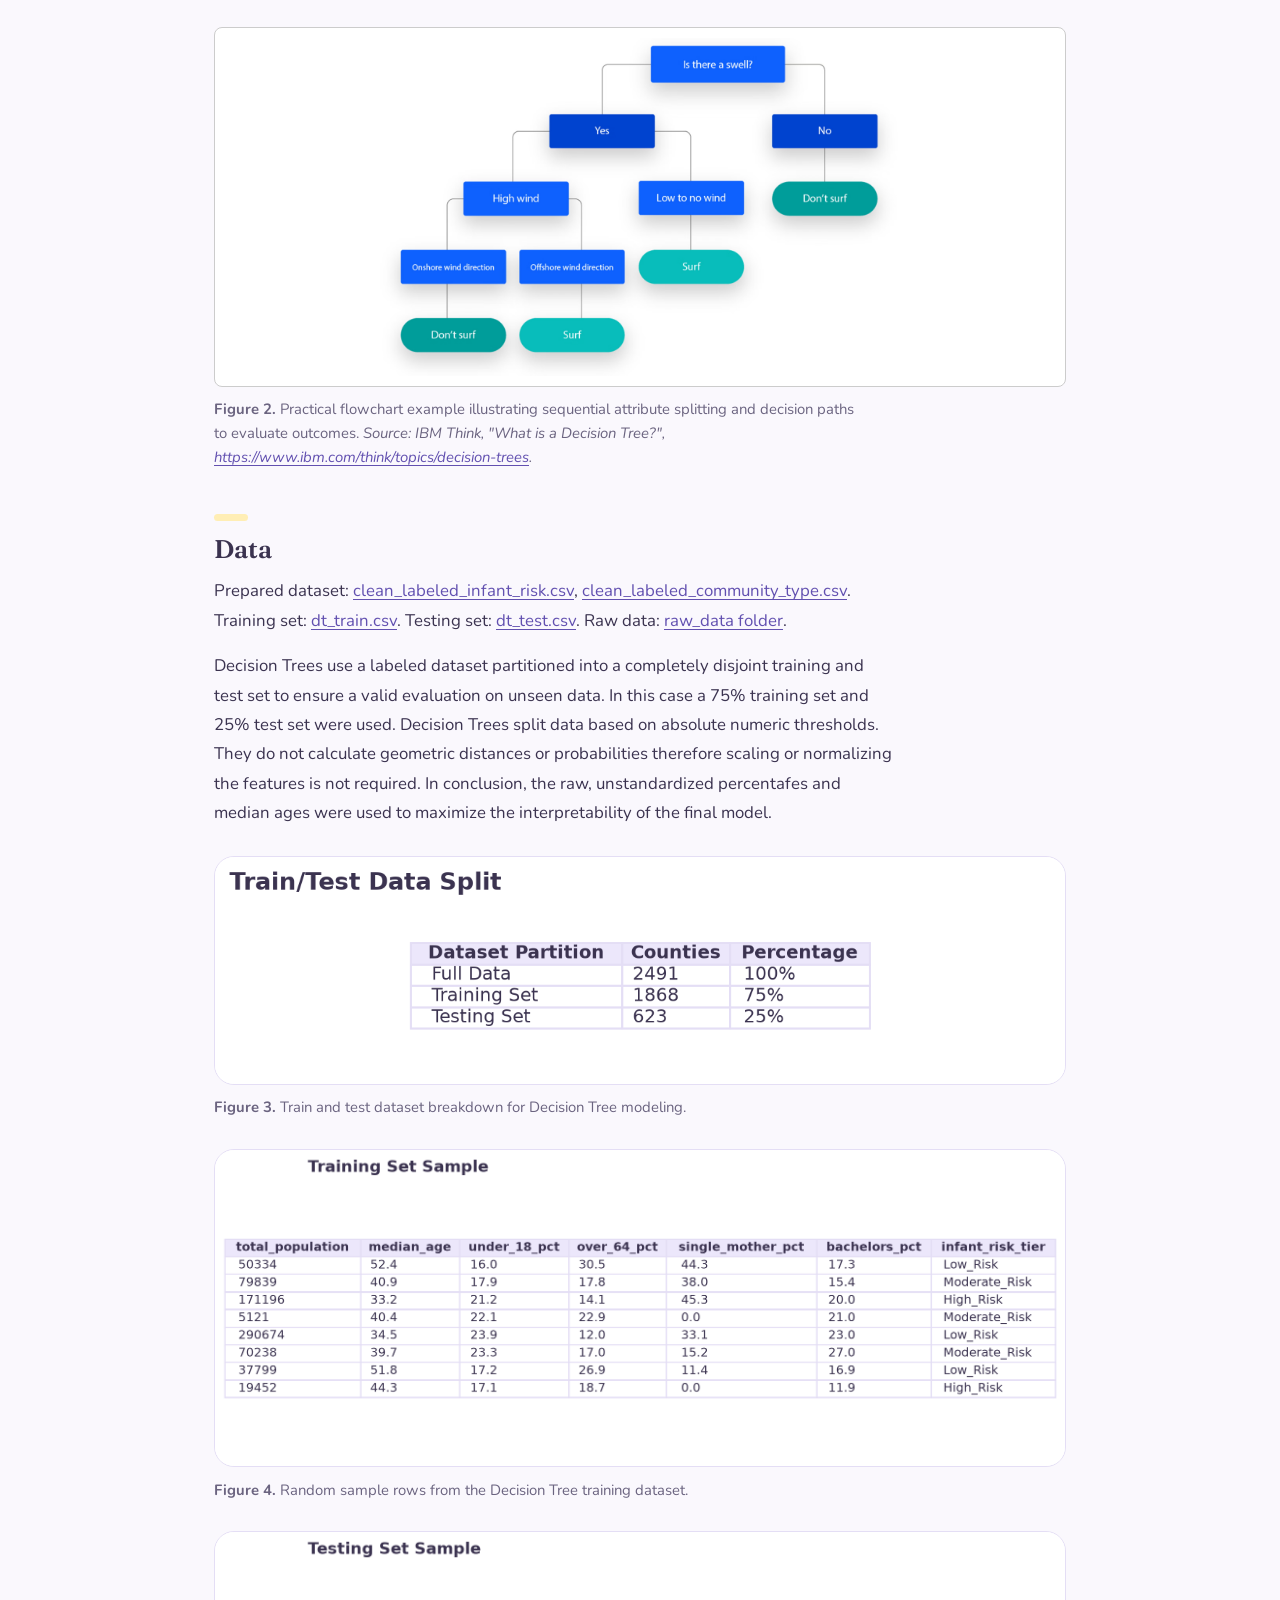
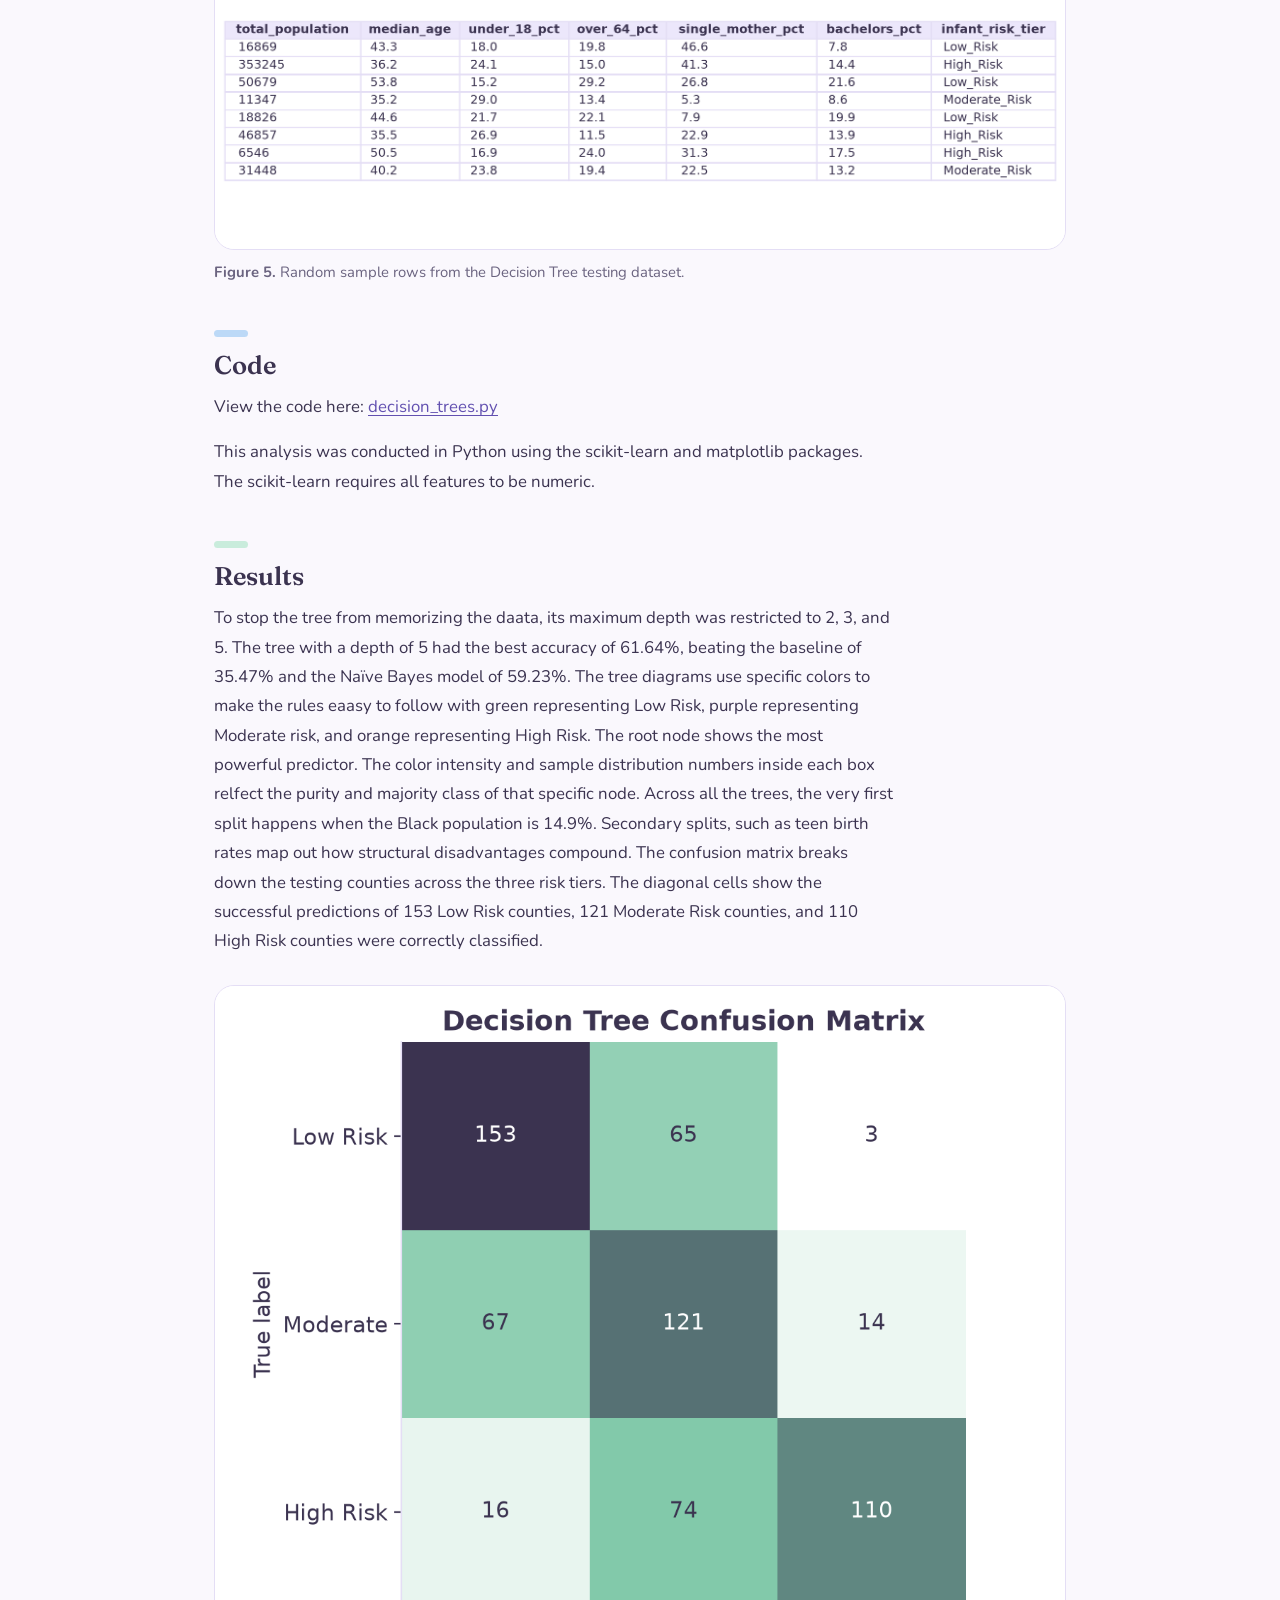
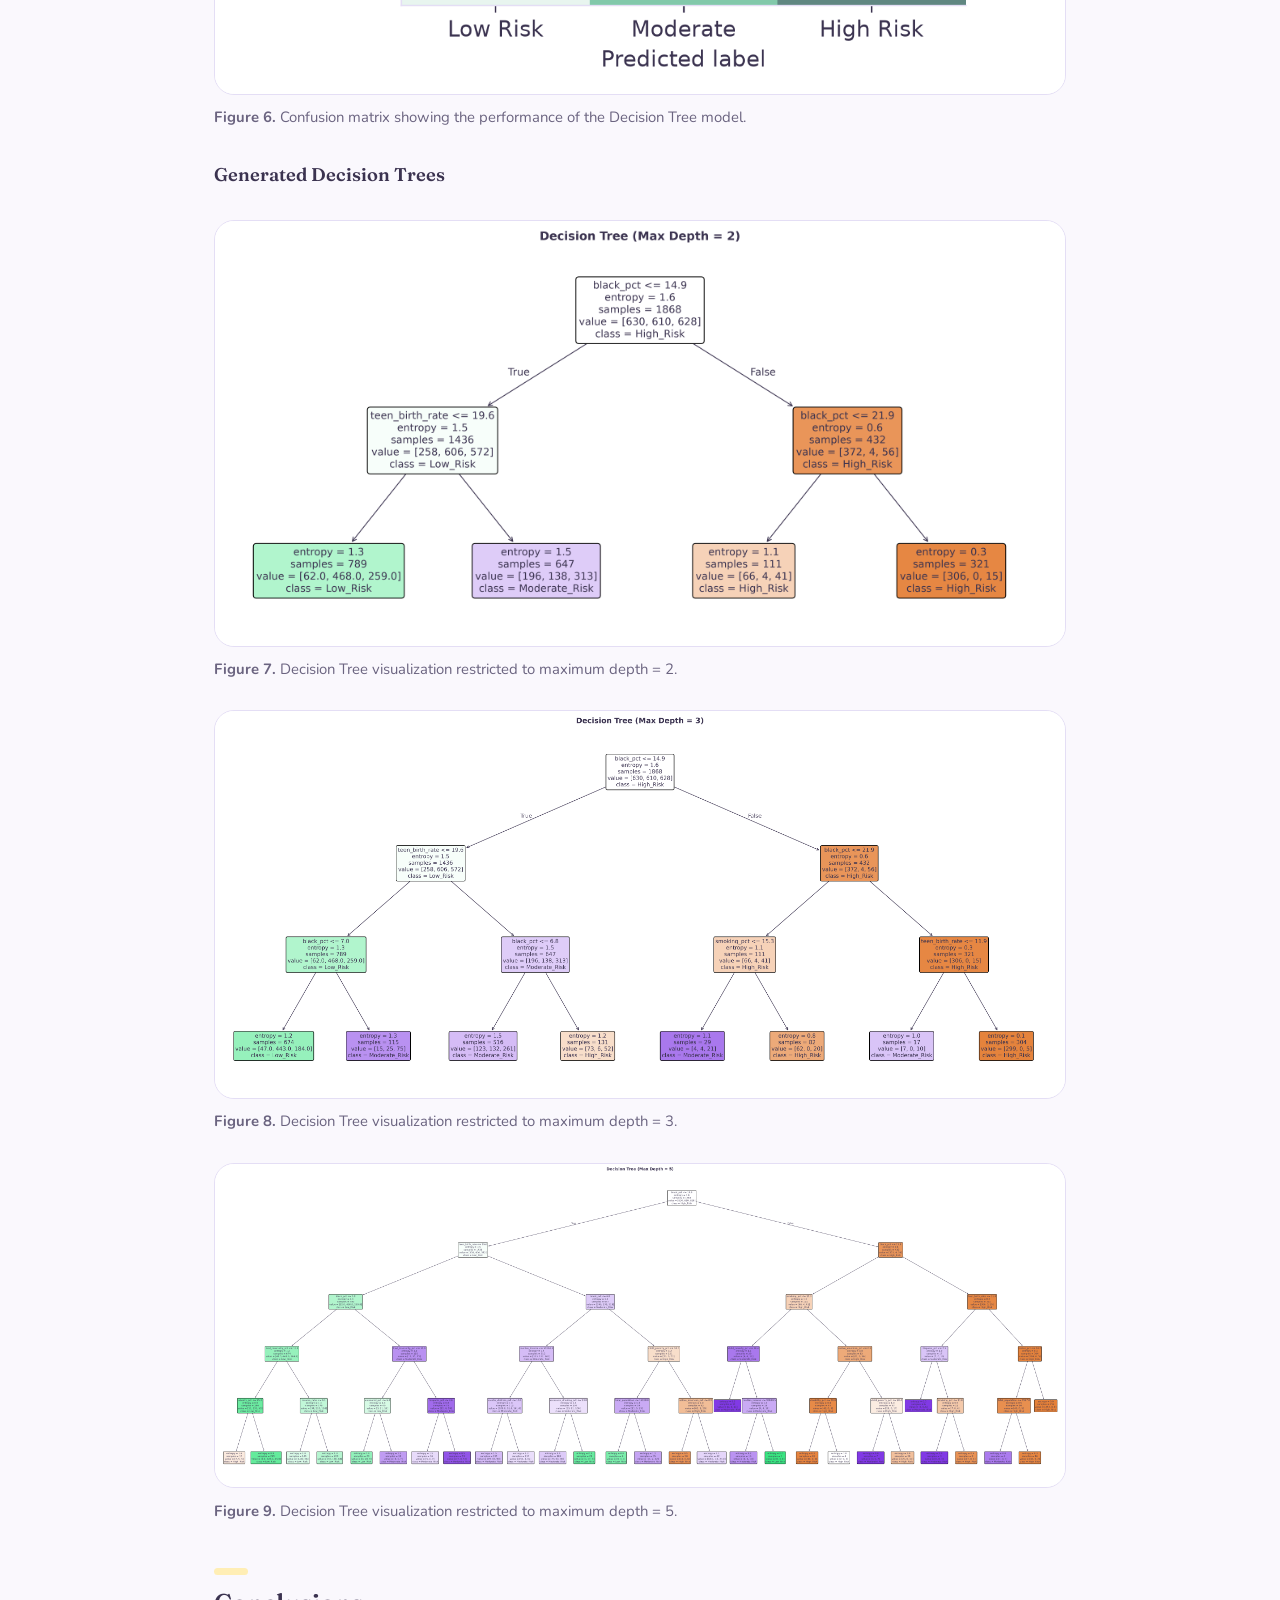
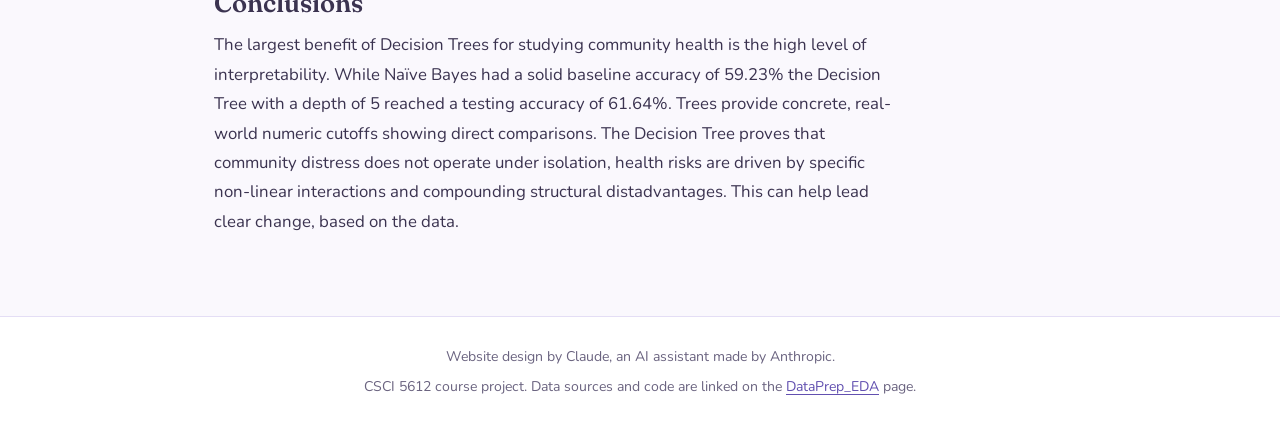
<file: dectrees.html>
<!DOCTYPE html>
<html lang="en">
<head>
<meta charset="utf-8">
<meta name="viewport" content="width=device-width, initial-scale=1">
<title>DecTrees | Community Conditions and Infant Health</title>
<link rel="preconnect" href="https://fonts.googleapis.com">
<link rel="preconnect" href="https://fonts.gstatic.com" crossorigin>
<link href="https://fonts.googleapis.com/css2?family=Fraunces:opsz,wght@9..144,400;9..144,600&family=Nunito:wght@400;600;700&display=swap" rel="stylesheet">
<link rel="stylesheet" href="style.css">
</head>
<body>
<a class="skip" href="#main">Skip to content</a>
<header class="top">
  <div class="wrap">
    <a class="brand" href="index.html">
      <svg class="logo" viewBox="0 0 40 40" aria-hidden="true"><path d="M20 35 C3 23 2 10 10.5 6.5 C15.5 4.5 19 6.5 20 10.5 C21 6.5 24.5 4.5 29.5 6.5 C38 10 37 23 20 35 Z" fill="#a9cdf5"/><path d="M20 28.5 C13.5 24 13 19 16 17.5 C18 16.5 19.5 17.5 20 19.2 C20.5 17.5 22 16.5 24 17.5 C27 19 26.5 24 20 28.5 Z" fill="#ffe08a"/><path d="M33 3l1 2.3 2.3 1-2.3 1L33 9.6l-1-2.3-2.3-1 2.3-1z" fill="#b9a8e8"/></svg>
      <span class="brand-text"><span class="site-title">Community Conditions and Infant Health</span><span class="site-sub">Mental Health, Access to Care, and Maternal and Infant Health Across US Counties</span></span>
    </a>
  </div>
</header>
<nav class="tabs" aria-label="Project sections">
  <div class="wrap">
    <ul>
          <li><a class="tab" href="index.html">Introduction</a></li>
          <li><a class="tab" href="dataprep_eda.html">DataPrep_EDA</a></li>
          <li><a class="tab" href="clustering.html">Clustering</a></li>
          <li><a class="tab" href="pca.html">PCA</a></li>
          <li><a class="tab" href="naivebayes.html">NaiveBayes</a></li>
          <li><a class="tab" href="dectrees.html" aria-current="page">DecTrees</a></li>
          <li><a class="tab" href="regression.html">Regression</a></li>
          <li><a class="tab" href="adaboost.html">AdaBoost</a></li>
          <li><a class="tab" href="gradientboosting.html">GradientBoosting</a></li>
          <li><a class="tab" href="xgboost.html">XGBoost</a></li>
          <li><a class="tab" href="conclusions.html">Conclusions</a></li>
          <li><a class="tab" href="about.html">About Me</a></li>
    </ul>
  </div>
</nav>
<div class="band">
  <div class="wrap band-inner">
    <div class="band-text">
      <h1>DecTrees</h1>
      <p class="lede">Classifying community infant health outcomes through hierarchical decision rules..</p>
    </div>
    <svg class="art" viewBox="0 0 150 110" aria-hidden="true"><g transform="translate(30 12)"><path d="M40 70 C6 46 4 20 21 13 C31 9 38 13 40 21 C42 13 49 9 59 13 C76 20 74 46 40 70 Z" fill="#a9cdf5"/><path d="M40 57 C27 48 26 38 32 35 C36 33 39 35 40 38.5 C41 35 44 33 48 35 C54 38 53 48 40 57 Z" fill="#ffe08a"/></g><g fill="#ffffff"><path d="M120 16l2.4 5.6 5.6 2.4-5.6 2.4-2.4 5.6-2.4-5.6-5.6-2.4 5.6-2.4z"/><path d="M22 28l1.6 3.8 3.8 1.6-3.8 1.6L22 38.8l-1.6-3.8-3.8-1.6 3.8-1.6z"/><path d="M130 74l1.8 4.2 4.2 1.8-4.2 1.8-1.8 4.2-1.8-4.2-4.2-1.8 4.2-1.8z"/></g><circle cx="108" cy="92" r="2.4" fill="#ffffff"/><circle cx="14" cy="66" r="2" fill="#ffffff"/></svg>
  </div>
  <svg class="hills" viewBox="0 0 1200 120" preserveAspectRatio="none" aria-hidden="true"><path fill="#bcd9f7" d="M0,70 C150,20 300,20 450,60 C600,100 750,30 900,40 C1050,50 1130,70 1200,55 L1200,120 L0,120 Z"/><path fill="#ffeeb5" d="M0,85 C120,55 260,50 400,80 C560,112 700,60 860,72 C1000,82 1100,96 1200,80 L1200,120 L0,120 Z"/><path fill="#c9ecdc" d="M0,100 C160,78 300,80 460,98 C620,114 760,84 920,92 C1050,98 1130,106 1200,96 L1200,120 L0,120 Z"/><path fill="#faf8fd" d="M0,111 C200,103 400,116 600,110 C800,104 1000,116 1200,108 L1200,120 L0,120 Z"/></svg>
</div>
<main id="main" class="wrap">

    <h2>Overview</h2>
    <p class=>Decision Trees are a type of non-parametric supervised learning that builds a hierarchical series of recursive, axis-aligned splits. 
    Every internal node asks a question and every leaf node provides a predicstion based on the majority class.
    In order to evaluate the "goodness" of a potential split, the algorithm calculates the reduction of impurity. This is done using Gini or Entropy. Entropy specifically measures the chaos within a node with the maximum entropy being a value of 1.0. 0 is the value of a perfecly pure node. Information Gain is the score used to pick the best split.
    This is calculated by taking the entropy of the parent node and subtracting the size-weighted average of the entropy of the resulting child nodes. The algorithm is greedy and selelcts the feature threshold that maximizes the Information Gain.
    A tree will continue to split until every leaf is perfectly pure, if given the opportunity, resulting in zero  training error. For a simple example, imagine a parent node split evenly between High Risk and Low Risk counties, giving it a maximum Entropy of 1.0 (total chaos). If the algorithm tests an "Uninsured Rate  > 15%" and it perfectly seperates the two classes into pure child nodes with an Entropy of 0.0, the Information Gain is 1.0.
    This would be the maximum possible impovement. Because the algorithm can test every single numeric value of every feature as a potential split, and can then combine them endlessly, it is tecnically possible to create an infinite number of unique trees from a single data set.</p>

    <figure>
      <div class="figbox" style="height: auto !important; min-height: auto !important; max-height: none !important; overflow: visible !important; border: 1px solid #ccc; border-radius: 8px; padding: 10px; background: white;">
        <a href="https://www.ibm.com/think/topics/decision-trees" target="_blank">
          <img src="images/Decision-Tree.png" alt="General structure of a decision tree showing root, internal, and leaf nodes" loading="lazy" style="width: 100%; max-width: 600px; height: auto; display: block; margin: 0 auto;">
        </a>
      </div>
      <figcaption>
        <strong>Figure 1.</strong> Hierarchical structure of a decision tree consisting of a root node, internal decision nodes, and terminal leaf nodes.
        <em>Source: IBM Think, "What is a Decision Tree?", <a href="https://www.ibm.com/think/topics/decision-trees" target="_blank">https://www.ibm.com/think/topics/decision-trees</a>.</em>
      </figcaption>
    </figure>

    <figure>
      <div class="figbox" style="height: auto !important; min-height: auto !important; max-height: none !important; overflow: visible !important; border: 1px solid #ccc; border-radius: 8px; padding: 10px; background: white;">
        <a href="https://www.ibm.com/think/topics/decision-trees" target="_blank">
          <img src="images/Dec-Tree.png" alt="Practical example of a decision tree breaking down decision rules" loading="lazy" style="width: 100%; max-width: 600px; height: auto; display: block; margin: 0 auto;">
        </a>
      </div>
      <figcaption>
        <strong>Figure 2.</strong> Practical flowchart example illustrating sequential attribute splitting and decision paths to evaluate outcomes.
        <em>Source: IBM Think, "What is a Decision Tree?", <a href="https://www.ibm.com/think/topics/decision-trees" target="_blank">https://www.ibm.com/think/topics/decision-trees</a>.</em>
      </figcaption>
    </figure>

    <h2>Data</h2>
    <p>Prepared dataset: <a href="https://github.com/isram1223/csci5612-project/blob/main/clean_data/clean_labeled_infant_risk.csv">clean_labeled_infant_risk.csv</a>, <a href="https://github.com/isram1223/csci5612-project/blob/main/clean_data/clean_labeled_community_type.csv">clean_labeled_community_type.csv</a>. Training set: <a href="https://github.com/isram1223/csci5612-project/blob/main/clean_data/dt_train.csv">dt_train.csv</a>. Testing set: <a href="https://github.com/isram1223/csci5612-project/blob/main/clean_data/dt_test.csv">dt_test.csv</a>. Raw data: <a href="https://github.com/isram1223/csci5612-project/tree/main/raw_data">raw_data folder</a>.</p>
    <p class=>Decision Trees use a labeled dataset partitioned into a completely disjoint training and test set to ensure a valid evaluation on unseen data. In this case a 75% training set and 25% test set were used.
    Decision Trees split data based on absolute numeric thresholds. They do not calculate geometric distances or probabilities therefore scaling or normalizing the features is not required. In conclusion, the raw, unstandardized percentafes and median ages were used to maximize the interpretability of the final model.</p>

    <figure>
      <div class="figbox">
        <a href="images/dt_data_split.png"><img src="images/dt_data_split.png" alt="Table showing the 75/25 data split" loading="lazy" onerror="this.closest('.figbox').classList.add('missing')"></a>
        <div class="ph">Save as <code>images/dt_data_split.png</code>.</div>
      </div>
      <figcaption><strong>Figure 3.</strong> Train and test dataset breakdown for Decision Tree modeling.</figcaption>
    </figure>

    <figure>
      <div class="figbox">
        <a href="images/dt_train_sample.png"><img src="images/dt_train_sample.png" alt="Sample of the Training Set" loading="lazy" onerror="this.closest('.figbox').classList.add('missing')"></a>
        <div class="ph">Save as <code>images/dt_train_sample.png</code>.</div>
      </div>
      <figcaption><strong>Figure 4.</strong> Random sample rows from the Decision Tree training dataset.</figcaption>
    </figure>

    <figure>
      <div class="figbox">
        <a href="images/dt_test_sample.png"><img src="images/dt_test_sample.png" alt="Sample of the Testing Set" loading="lazy" onerror="this.closest('.figbox').classList.add('missing')"></a>
        <div class="ph">Save as <code>images/dt_test_sample.png</code>.</div>
      </div>
      <figcaption><strong>Figure 5.</strong> Random sample rows from the Decision Tree testing dataset.</figcaption>
    </figure>

    <h2>Code</h2>
    <p>View the code here: <a href="https://github.com/isram1223/csci5612-project/blob/main/code/decision_trees.py">decision_trees.py</a></p>
    <p class=>This analysis was conducted in Python using the scikit-learn and matplotlib packages. The scikit-learn requires all features to be numeric.</p>

    <h2>Results</h2>
    <p class=>To stop the tree from memorizing the daata, its maximum depth was restricted to 2, 3, and 5. The tree with a depth of 5 had the best accuracy of 61.64%, beating the baseline of 35.47% and the Naïve Bayes model of 59.23%.
    The tree diagrams use specific colors to make the rules eaasy to follow with green representing Low Risk, purple representing Moderate risk, and orange representing High Risk. The root node shows the most powerful predictor. The color intensity and sample distribution numbers inside each box relfect the purity and majority class of that specific node. Across all the trees, the very first split happens when the Black population is 14.9%. Secondary splits, such as teen birth rates map out how structural disadvantages compound. The confusion matrix breaks down the testing counties across the three risk tiers. The diagonal cells show the successful predictions of 153 Low Risk counties, 121 Moderate Risk counties, and 110 High Risk counties were correctly classified.   </p>

    <figure>
      <div class="figbox">
        <a href="images/dt_confusion_matrix.png"><img src="images/dt_confusion_matrix.png" alt="Decision Tree Confusion Matrix" loading="lazy" onerror="this.closest('.figbox').classList.add('missing')"></a>
        <div class="ph">Save as <code>images/dt_confusion_matrix.png</code>.</div>
      </div>
      <figcaption><strong>Figure 6.</strong> Confusion matrix showing the performance of the Decision Tree model.</figcaption>
    </figure>

    <h3>Generated Decision Trees</h3>
    
    <figure>
      <div class="figbox">
        <a href="images/dt_tree_2.png"><img src="images/dt_tree_2.png" alt="Decision Tree with Max Depth 2" loading="lazy" onerror="this.closest('.figbox').classList.add('missing')"></a>
        <div class="ph">Save as <code>images/dt_tree_2.png</code>.</div>
      </div>
      <figcaption><strong>Figure 7.</strong> Decision Tree visualization restricted to maximum depth = 2.</figcaption>
    </figure>

    <figure>
      <div class="figbox">
        <a href="images/dt_tree_3.png"><img src="images/dt_tree_3.png" alt="Decision Tree with Max Depth 3" loading="lazy" onerror="this.closest('.figbox').classList.add('missing')"></a>
        <div class="ph">Save as <code>images/dt_tree_3.png</code>.</div>
      </div>
      <figcaption><strong>Figure 8.</strong> Decision Tree visualization restricted to maximum depth = 3.</figcaption>
    </figure>

    <figure>
      <div class="figbox">
        <a href="images/dt_tree_5.png"><img src="images/dt_tree_5.png" alt="Decision Tree with Max Depth 5" loading="lazy" onerror="this.closest('.figbox').classList.add('missing')"></a>
        <div class="ph">Save as <code>images/dt_tree_5.png</code>.</div>
      </div>
      <figcaption><strong>Figure 9.</strong> Decision Tree visualization restricted to maximum depth = 5.</figcaption>
    </figure>

    <h2>Conclusions</h2>
    <p class=>The largest benefit of Decision Trees for studying community health is the high level of interpretability. 
    While Naïve Bayes had a solid baseline accuracy of 59.23% the Decision Tree with a depth of 5 reached a testing accuracy of 61.64%. 
    Trees provide concrete, real-world numeric cutoffs showing direct comparisons. The Decision Tree proves that community distress does not operate under isolation, health risks are driven by specific non-linear interactions and compounding structural distadvantages. This can help lead clear change, based on the data.</p>

</main>
<footer class="foot">
  <div class="wrap">
    <p>Website design by Claude, an AI assistant made by Anthropic.</p>
    <p>CSCI 5612 course project. Data sources and code are linked on the <a href="dataprep_eda.html">DataPrep_EDA</a> page.</p>
  </div>
</footer>
</body>
</html>
</file>
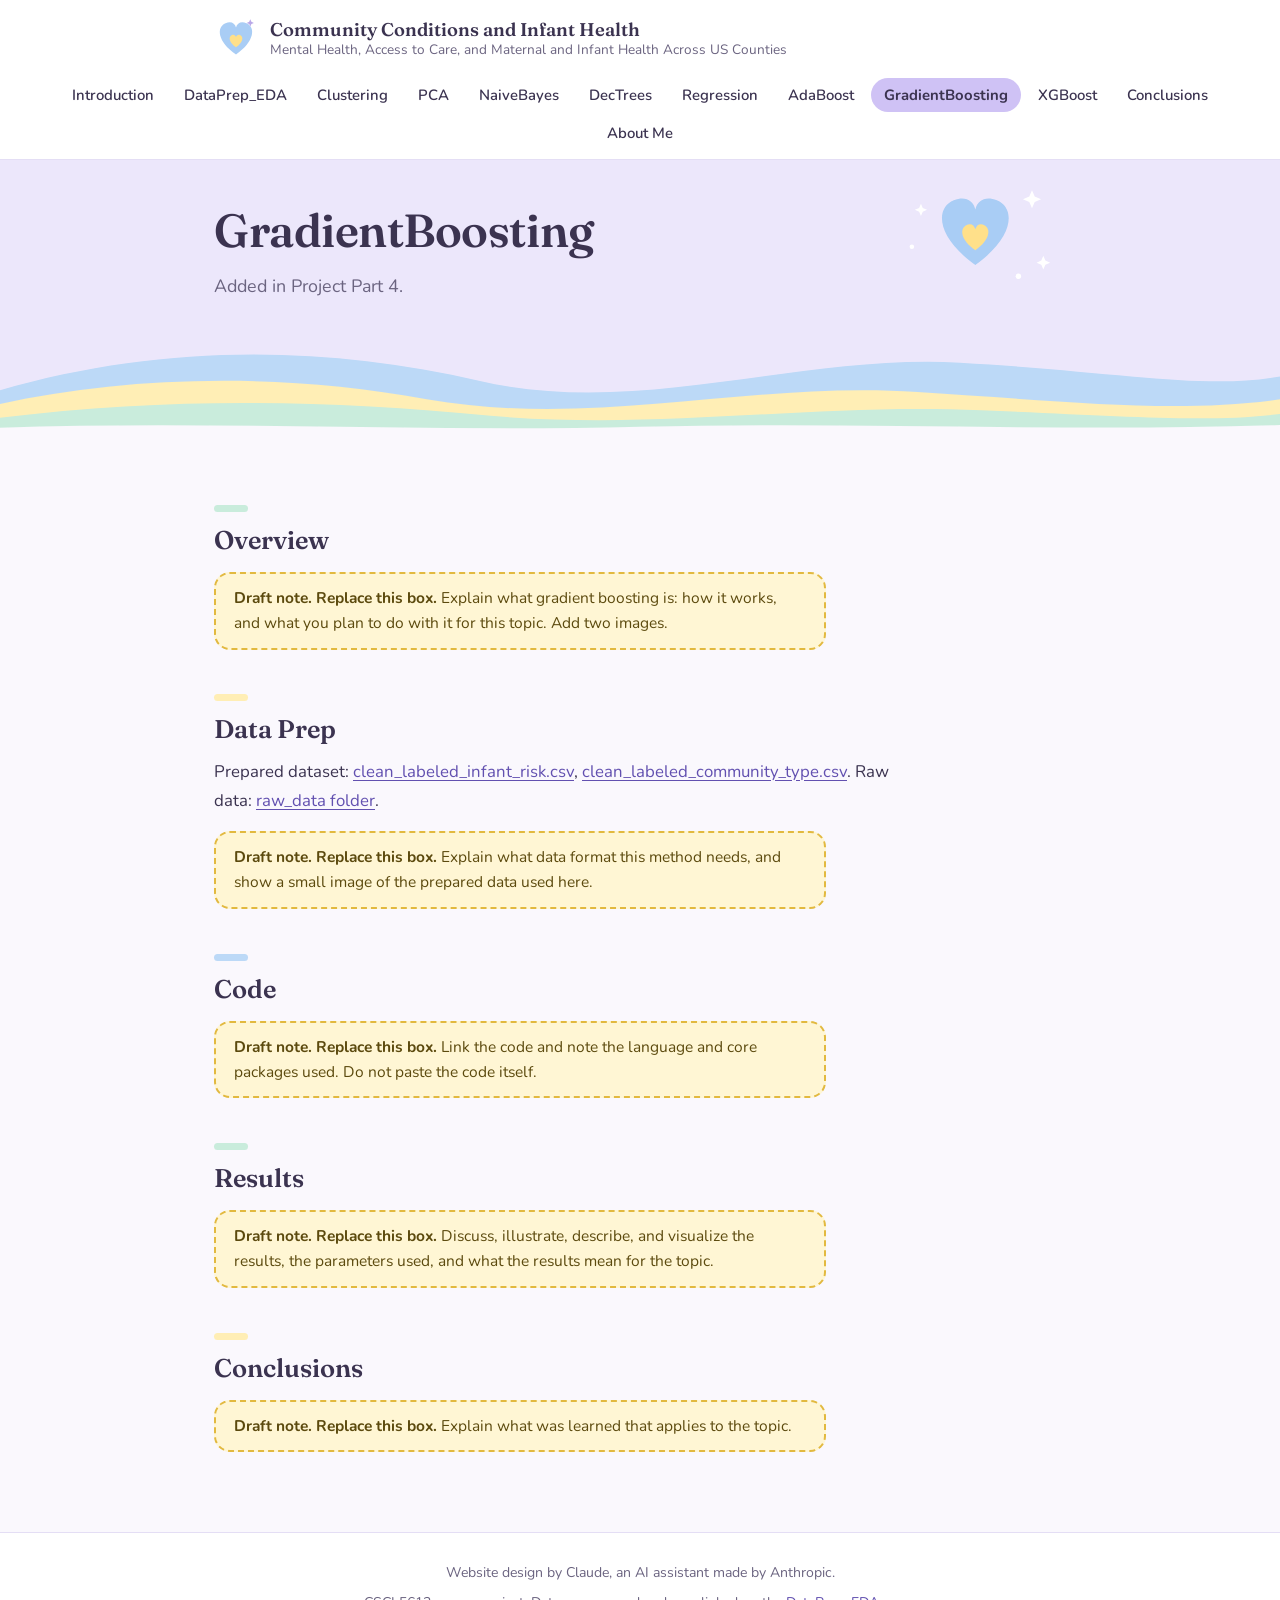
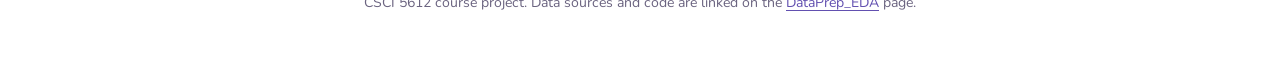
<file: gradientboosting.html>
<!DOCTYPE html>
<html lang="en">
<head>
<meta charset="utf-8">
<meta name="viewport" content="width=device-width, initial-scale=1">
<title>GradientBoosting | Community Conditions and Infant Health</title>
<link rel="preconnect" href="https://fonts.googleapis.com">
<link rel="preconnect" href="https://fonts.gstatic.com" crossorigin>
<link href="https://fonts.googleapis.com/css2?family=Fraunces:opsz,wght@9..144,400;9..144,600&family=Nunito:wght@400;600;700&display=swap" rel="stylesheet">
<link rel="stylesheet" href="style.css">
</head>
<body>
<a class="skip" href="#main">Skip to content</a>
<header class="top">
  <div class="wrap">
    <a class="brand" href="index.html">
      <svg class="logo" viewBox="0 0 40 40" aria-hidden="true"><path d="M20 35 C3 23 2 10 10.5 6.5 C15.5 4.5 19 6.5 20 10.5 C21 6.5 24.5 4.5 29.5 6.5 C38 10 37 23 20 35 Z" fill="#a9cdf5"/><path d="M20 28.5 C13.5 24 13 19 16 17.5 C18 16.5 19.5 17.5 20 19.2 C20.5 17.5 22 16.5 24 17.5 C27 19 26.5 24 20 28.5 Z" fill="#ffe08a"/><path d="M33 3l1 2.3 2.3 1-2.3 1L33 9.6l-1-2.3-2.3-1 2.3-1z" fill="#b9a8e8"/></svg>
      <span class="brand-text"><span class="site-title">Community Conditions and Infant Health</span><span class="site-sub">Mental Health, Access to Care, and Maternal and Infant Health Across US Counties</span></span>
    </a>
  </div>
</header>
<nav class="tabs" aria-label="Project sections">
  <div class="wrap">
    <ul>
          <li><a class="tab" href="index.html">Introduction</a></li>
          <li><a class="tab" href="dataprep_eda.html">DataPrep_EDA</a></li>
          <li><a class="tab" href="clustering.html">Clustering</a></li>
          <li><a class="tab" href="pca.html">PCA</a></li>
          <li><a class="tab" href="naivebayes.html">NaiveBayes</a></li>
          <li><a class="tab" href="dectrees.html">DecTrees</a></li>
          <li><a class="tab" href="regression.html">Regression</a></li>
          <li><a class="tab" href="adaboost.html">AdaBoost</a></li>
          <li><a class="tab" href="gradientboosting.html" aria-current="page">GradientBoosting</a></li>
          <li><a class="tab" href="xgboost.html">XGBoost</a></li>
          <li><a class="tab" href="conclusions.html">Conclusions</a></li>
          <li><a class="tab" href="about.html">About Me</a></li>
    </ul>
  </div>
</nav>
<div class="band">
  <div class="wrap band-inner">
    <div class="band-text">
      <h1>GradientBoosting</h1>
      <p class="lede">Added in Project Part 4.</p>
    </div>
    <svg class="art" viewBox="0 0 150 110" aria-hidden="true"><g transform="translate(30 12)"><path d="M40 70 C6 46 4 20 21 13 C31 9 38 13 40 21 C42 13 49 9 59 13 C76 20 74 46 40 70 Z" fill="#a9cdf5"/><path d="M40 57 C27 48 26 38 32 35 C36 33 39 35 40 38.5 C41 35 44 33 48 35 C54 38 53 48 40 57 Z" fill="#ffe08a"/></g><g fill="#ffffff"><path d="M120 16l2.4 5.6 5.6 2.4-5.6 2.4-2.4 5.6-2.4-5.6-5.6-2.4 5.6-2.4z"/><path d="M22 28l1.6 3.8 3.8 1.6-3.8 1.6L22 38.8l-1.6-3.8-3.8-1.6 3.8-1.6z"/><path d="M130 74l1.8 4.2 4.2 1.8-4.2 1.8-1.8 4.2-1.8-4.2-4.2-1.8 4.2-1.8z"/></g><circle cx="108" cy="92" r="2.4" fill="#ffffff"/><circle cx="14" cy="66" r="2" fill="#ffffff"/></svg>
  </div>
  <svg class="hills" viewBox="0 0 1200 120" preserveAspectRatio="none" aria-hidden="true"><path fill="#bcd9f7" d="M0,70 C150,20 300,20 450,60 C600,100 750,30 900,40 C1050,50 1130,70 1200,55 L1200,120 L0,120 Z"/><path fill="#ffeeb5" d="M0,85 C120,55 260,50 400,80 C560,112 700,60 860,72 C1000,82 1100,96 1200,80 L1200,120 L0,120 Z"/><path fill="#c9ecdc" d="M0,100 C160,78 300,80 460,98 C620,114 760,84 920,92 C1050,98 1130,106 1200,96 L1200,120 L0,120 Z"/><path fill="#faf8fd" d="M0,111 C200,103 400,116 600,110 C800,104 1000,116 1200,108 L1200,120 L0,120 Z"/></svg>
</div>
<main id="main" class="wrap">

    <h2>Overview</h2>
    <p class="draft">Explain what gradient boosting is: how it works, and what you plan to do with it for this topic. Add two images.</p>

    <h2>Data Prep</h2>
    <p>Prepared dataset: <a href="https://github.com/isram1223/csci5612-project/blob/main/clean_data/clean_labeled_infant_risk.csv">clean_labeled_infant_risk.csv</a>, <a href="https://github.com/isram1223/csci5612-project/blob/main/clean_data/clean_labeled_community_type.csv">clean_labeled_community_type.csv</a>. Raw data: <a href="https://github.com/isram1223/csci5612-project/tree/main/raw_data">raw_data folder</a>.</p>
    <p class="draft">Explain what data format this method needs, and show a small image of the prepared data used here.</p>

    <h2>Code</h2>
    <p class="draft">Link the code and note the language and core packages used. Do not paste the code itself.</p>

    <h2>Results</h2>
    <p class="draft">Discuss, illustrate, describe, and visualize the results, the parameters used, and what the results mean for the topic.</p>

    <h2>Conclusions</h2>
    <p class="draft">Explain what was learned that applies to the topic.</p>

</main>
<footer class="foot">
  <div class="wrap">
    <p>Website design by Claude, an AI assistant made by Anthropic.</p>
    <p>CSCI 5612 course project. Data sources and code are linked on the <a href="dataprep_eda.html">DataPrep_EDA</a> page.</p>
  </div>
</footer>
</body>
</html>
</file>
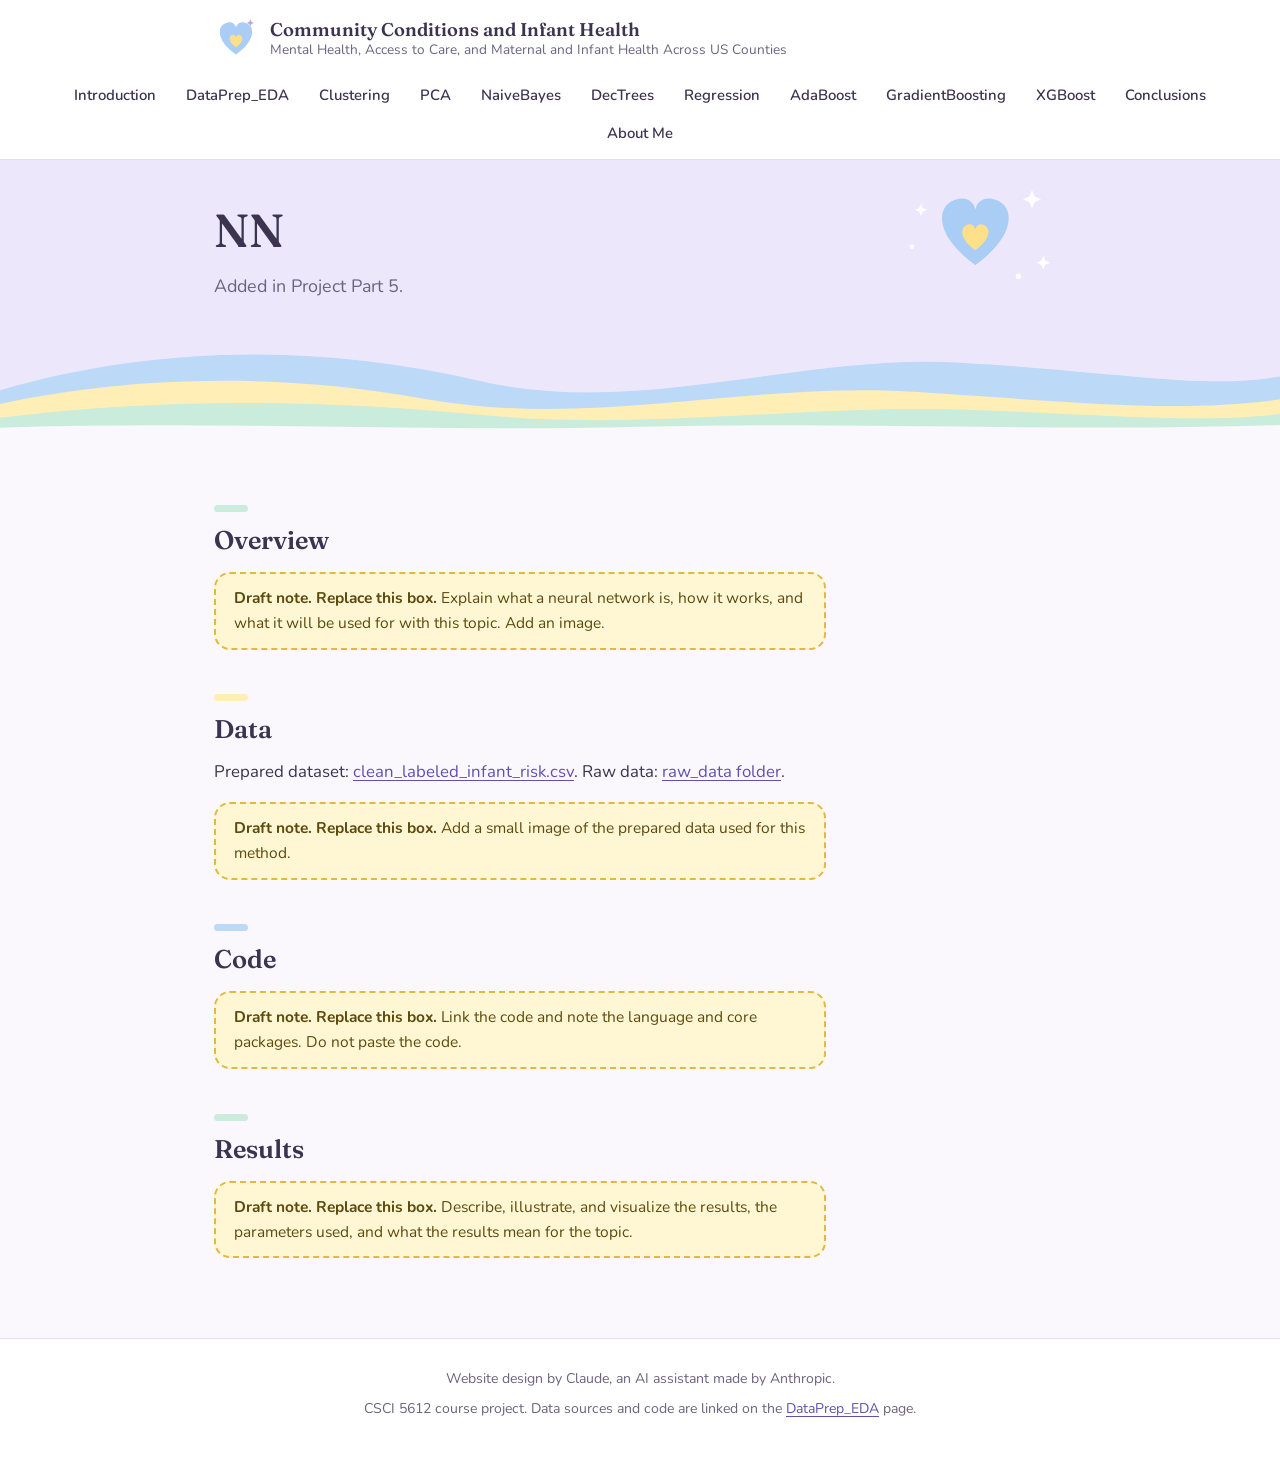
<file: nn.html>
<!DOCTYPE html>
<html lang="en">
<head>
<meta charset="utf-8">
<meta name="viewport" content="width=device-width, initial-scale=1">
<title>NN | Community Conditions and Infant Health</title>
<link rel="preconnect" href="https://fonts.googleapis.com">
<link rel="preconnect" href="https://fonts.gstatic.com" crossorigin>
<link href="https://fonts.googleapis.com/css2?family=Fraunces:opsz,wght@9..144,400;9..144,600&family=Nunito:wght@400;600;700&display=swap" rel="stylesheet">
<link rel="stylesheet" href="style.css">
</head>
<body>
<a class="skip" href="#main">Skip to content</a>
<header class="top">
  <div class="wrap">
    <a class="brand" href="index.html">
      <svg class="logo" viewBox="0 0 40 40" aria-hidden="true"><path d="M20 35 C3 23 2 10 10.5 6.5 C15.5 4.5 19 6.5 20 10.5 C21 6.5 24.5 4.5 29.5 6.5 C38 10 37 23 20 35 Z" fill="#a9cdf5"/><path d="M20 28.5 C13.5 24 13 19 16 17.5 C18 16.5 19.5 17.5 20 19.2 C20.5 17.5 22 16.5 24 17.5 C27 19 26.5 24 20 28.5 Z" fill="#ffe08a"/><path d="M33 3l1 2.3 2.3 1-2.3 1L33 9.6l-1-2.3-2.3-1 2.3-1z" fill="#b9a8e8"/></svg>
      <span class="brand-text"><span class="site-title">Community Conditions and Infant Health</span><span class="site-sub">Mental Health, Access to Care, and Maternal and Infant Health Across US Counties</span></span>
    </a>
  </div>
</header>
<nav class="tabs" aria-label="Project sections">
  <div class="wrap">
      <ul>
          <li><a class="tab" href="index.html">Introduction</a></li>
          <li><a class="tab" href="dataprep_eda.html">DataPrep_EDA</a></li>
          <li><a class="tab" href="clustering.html">Clustering</a></li>
          <li><a class="tab" href="pca.html">PCA</a></li>
          <li><a class="tab" href="naivebayes.html">NaiveBayes</a></li>
          <li><a class="tab" href="dectrees.html">DecTrees</a></li>
          <li><a class="tab" href="regression.html">Regression</a></li>
          <li><a class="tab" href="adaboost.html">AdaBoost</a></li>
          <li><a class="tab" href="gradientboosting.html">GradientBoosting</a></li>
          <li><a class="tab" href="xgboost.html">XGBoost</a></li>
          <li><a class="tab" href="conclusions.html">Conclusions</a></li>
          <li><a class="tab" href="about.html">About Me</a></li>
    </ul>
  </div>
</nav>
<div class="band">
  <div class="wrap band-inner">
    <div class="band-text">
      <h1>NN</h1>
      <p class="lede">Added in Project Part 5.</p>
    </div>
    <svg class="art" viewBox="0 0 150 110" aria-hidden="true"><g transform="translate(30 12)"><path d="M40 70 C6 46 4 20 21 13 C31 9 38 13 40 21 C42 13 49 9 59 13 C76 20 74 46 40 70 Z" fill="#a9cdf5"/><path d="M40 57 C27 48 26 38 32 35 C36 33 39 35 40 38.5 C41 35 44 33 48 35 C54 38 53 48 40 57 Z" fill="#ffe08a"/></g><g fill="#ffffff"><path d="M120 16l2.4 5.6 5.6 2.4-5.6 2.4-2.4 5.6-2.4-5.6-5.6-2.4 5.6-2.4z"/><path d="M22 28l1.6 3.8 3.8 1.6-3.8 1.6L22 38.8l-1.6-3.8-3.8-1.6 3.8-1.6z"/><path d="M130 74l1.8 4.2 4.2 1.8-4.2 1.8-1.8 4.2-1.8-4.2-4.2-1.8 4.2-1.8z"/></g><circle cx="108" cy="92" r="2.4" fill="#ffffff"/><circle cx="14" cy="66" r="2" fill="#ffffff"/></svg>
  </div>
  <svg class="hills" viewBox="0 0 1200 120" preserveAspectRatio="none" aria-hidden="true"><path fill="#bcd9f7" d="M0,70 C150,20 300,20 450,60 C600,100 750,30 900,40 C1050,50 1130,70 1200,55 L1200,120 L0,120 Z"/><path fill="#ffeeb5" d="M0,85 C120,55 260,50 400,80 C560,112 700,60 860,72 C1000,82 1100,96 1200,80 L1200,120 L0,120 Z"/><path fill="#c9ecdc" d="M0,100 C160,78 300,80 460,98 C620,114 760,84 920,92 C1050,98 1130,106 1200,96 L1200,120 L0,120 Z"/><path fill="#faf8fd" d="M0,111 C200,103 400,116 600,110 C800,104 1000,116 1200,108 L1200,120 L0,120 Z"/></svg>
</div>
<main id="main" class="wrap">

    <h2>Overview</h2>
    <p class="draft">Explain what a neural network is, how it works, and what it will be used for with this topic. Add an image.</p>

    <h2>Data</h2>
    <p>Prepared dataset: <a href="https://github.com/isram1223/csci5612-project/blob/main/clean_data/clean_labeled_infant_risk.csv">clean_labeled_infant_risk.csv</a>. Raw data: <a href="https://github.com/isram1223/csci5612-project/tree/main/raw_data">raw_data folder</a>.</p>
    <p class="draft">Add a small image of the prepared data used for this method.</p>

    <h2>Code</h2>
    <p class="draft">Link the code and note the language and core packages. Do not paste the code.</p>

    <h2>Results</h2>
    <p class="draft">Describe, illustrate, and visualize the results, the parameters used, and what the results mean for the topic.</p>

</main>
<footer class="foot">
  <div class="wrap">
    <p>Website design by Claude, an AI assistant made by Anthropic.</p>
    <p>CSCI 5612 course project. Data sources and code are linked on the <a href="dataprep_eda.html">DataPrep_EDA</a> page.</p>
  </div>
</footer>
</body>
</html>
</file>
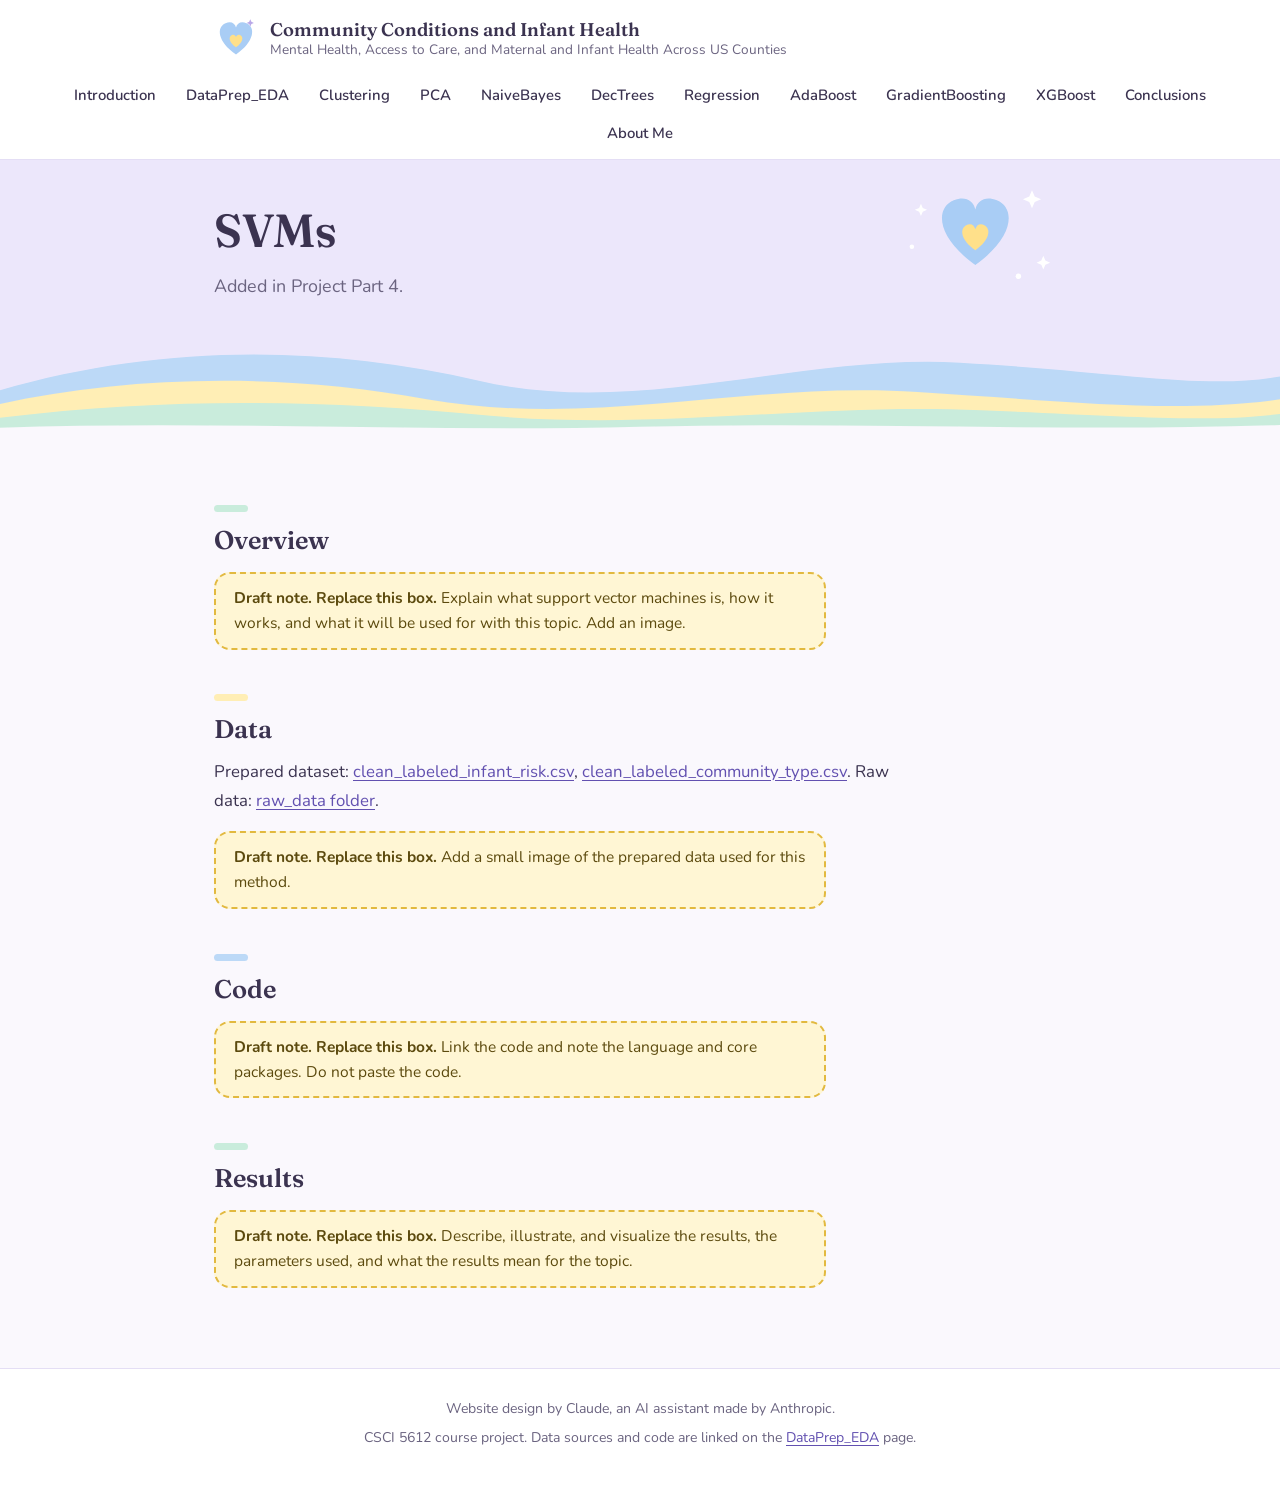
<file: svms.html>
<!DOCTYPE html>
<html lang="en">
<head>
<meta charset="utf-8">
<meta name="viewport" content="width=device-width, initial-scale=1">
<title>SVMs | Community Conditions and Infant Health</title>
<link rel="preconnect" href="https://fonts.googleapis.com">
<link rel="preconnect" href="https://fonts.gstatic.com" crossorigin>
<link href="https://fonts.googleapis.com/css2?family=Fraunces:opsz,wght@9..144,400;9..144,600&family=Nunito:wght@400;600;700&display=swap" rel="stylesheet">
<link rel="stylesheet" href="style.css">
</head>
<body>
<a class="skip" href="#main">Skip to content</a>
<header class="top">
  <div class="wrap">
    <a class="brand" href="index.html">
      <svg class="logo" viewBox="0 0 40 40" aria-hidden="true"><path d="M20 35 C3 23 2 10 10.5 6.5 C15.5 4.5 19 6.5 20 10.5 C21 6.5 24.5 4.5 29.5 6.5 C38 10 37 23 20 35 Z" fill="#a9cdf5"/><path d="M20 28.5 C13.5 24 13 19 16 17.5 C18 16.5 19.5 17.5 20 19.2 C20.5 17.5 22 16.5 24 17.5 C27 19 26.5 24 20 28.5 Z" fill="#ffe08a"/><path d="M33 3l1 2.3 2.3 1-2.3 1L33 9.6l-1-2.3-2.3-1 2.3-1z" fill="#b9a8e8"/></svg>
      <span class="brand-text"><span class="site-title">Community Conditions and Infant Health</span><span class="site-sub">Mental Health, Access to Care, and Maternal and Infant Health Across US Counties</span></span>
    </a>
  </div>
</header>
<nav class="tabs" aria-label="Project sections">
  <div class="wrap">
    <ul>
          <li><a class="tab" href="index.html">Introduction</a></li>
          <li><a class="tab" href="dataprep_eda.html">DataPrep_EDA</a></li>
          <li><a class="tab" href="clustering.html">Clustering</a></li>
          <li><a class="tab" href="pca.html">PCA</a></li>
          <li><a class="tab" href="naivebayes.html">NaiveBayes</a></li>
          <li><a class="tab" href="dectrees.html">DecTrees</a></li>
          <li><a class="tab" href="regression.html">Regression</a></li>
          <li><a class="tab" href="adaboost.html">AdaBoost</a></li>
          <li><a class="tab" href="gradientboosting.html">GradientBoosting</a></li>
          <li><a class="tab" href="xgboost.html">XGBoost</a></li>
          <li><a class="tab" href="conclusions.html">Conclusions</a></li>
          <li><a class="tab" href="about.html">About Me</a></li>
    </ul>
  </div>
</nav>
<div class="band">
  <div class="wrap band-inner">
    <div class="band-text">
      <h1>SVMs</h1>
      <p class="lede">Added in Project Part 4.</p>
    </div>
    <svg class="art" viewBox="0 0 150 110" aria-hidden="true"><g transform="translate(30 12)"><path d="M40 70 C6 46 4 20 21 13 C31 9 38 13 40 21 C42 13 49 9 59 13 C76 20 74 46 40 70 Z" fill="#a9cdf5"/><path d="M40 57 C27 48 26 38 32 35 C36 33 39 35 40 38.5 C41 35 44 33 48 35 C54 38 53 48 40 57 Z" fill="#ffe08a"/></g><g fill="#ffffff"><path d="M120 16l2.4 5.6 5.6 2.4-5.6 2.4-2.4 5.6-2.4-5.6-5.6-2.4 5.6-2.4z"/><path d="M22 28l1.6 3.8 3.8 1.6-3.8 1.6L22 38.8l-1.6-3.8-3.8-1.6 3.8-1.6z"/><path d="M130 74l1.8 4.2 4.2 1.8-4.2 1.8-1.8 4.2-1.8-4.2-4.2-1.8 4.2-1.8z"/></g><circle cx="108" cy="92" r="2.4" fill="#ffffff"/><circle cx="14" cy="66" r="2" fill="#ffffff"/></svg>
  </div>
  <svg class="hills" viewBox="0 0 1200 120" preserveAspectRatio="none" aria-hidden="true"><path fill="#bcd9f7" d="M0,70 C150,20 300,20 450,60 C600,100 750,30 900,40 C1050,50 1130,70 1200,55 L1200,120 L0,120 Z"/><path fill="#ffeeb5" d="M0,85 C120,55 260,50 400,80 C560,112 700,60 860,72 C1000,82 1100,96 1200,80 L1200,120 L0,120 Z"/><path fill="#c9ecdc" d="M0,100 C160,78 300,80 460,98 C620,114 760,84 920,92 C1050,98 1130,106 1200,96 L1200,120 L0,120 Z"/><path fill="#faf8fd" d="M0,111 C200,103 400,116 600,110 C800,104 1000,116 1200,108 L1200,120 L0,120 Z"/></svg>
</div>
<main id="main" class="wrap">

    <h2>Overview</h2>
    <p class="draft">Explain what support vector machines is, how it works, and what it will be used for with this topic. Add an image.</p>

    <h2>Data</h2>
    <p>Prepared dataset: <a href="https://github.com/isram1223/csci5612-project/blob/main/clean_data/clean_labeled_infant_risk.csv">clean_labeled_infant_risk.csv</a>, <a href="https://github.com/isram1223/csci5612-project/blob/main/clean_data/clean_labeled_community_type.csv">clean_labeled_community_type.csv</a>. Raw data: <a href="https://github.com/isram1223/csci5612-project/tree/main/raw_data">raw_data folder</a>.</p>
    <p class="draft">Add a small image of the prepared data used for this method.</p>

    <h2>Code</h2>
    <p class="draft">Link the code and note the language and core packages. Do not paste the code.</p>

    <h2>Results</h2>
    <p class="draft">Describe, illustrate, and visualize the results, the parameters used, and what the results mean for the topic.</p>

</main>
<footer class="foot">
  <div class="wrap">
    <p>Website design by Claude, an AI assistant made by Anthropic.</p>
    <p>CSCI 5612 course project. Data sources and code are linked on the <a href="dataprep_eda.html">DataPrep_EDA</a> page.</p>
  </div>
</footer>
</body>
</html>
</file>
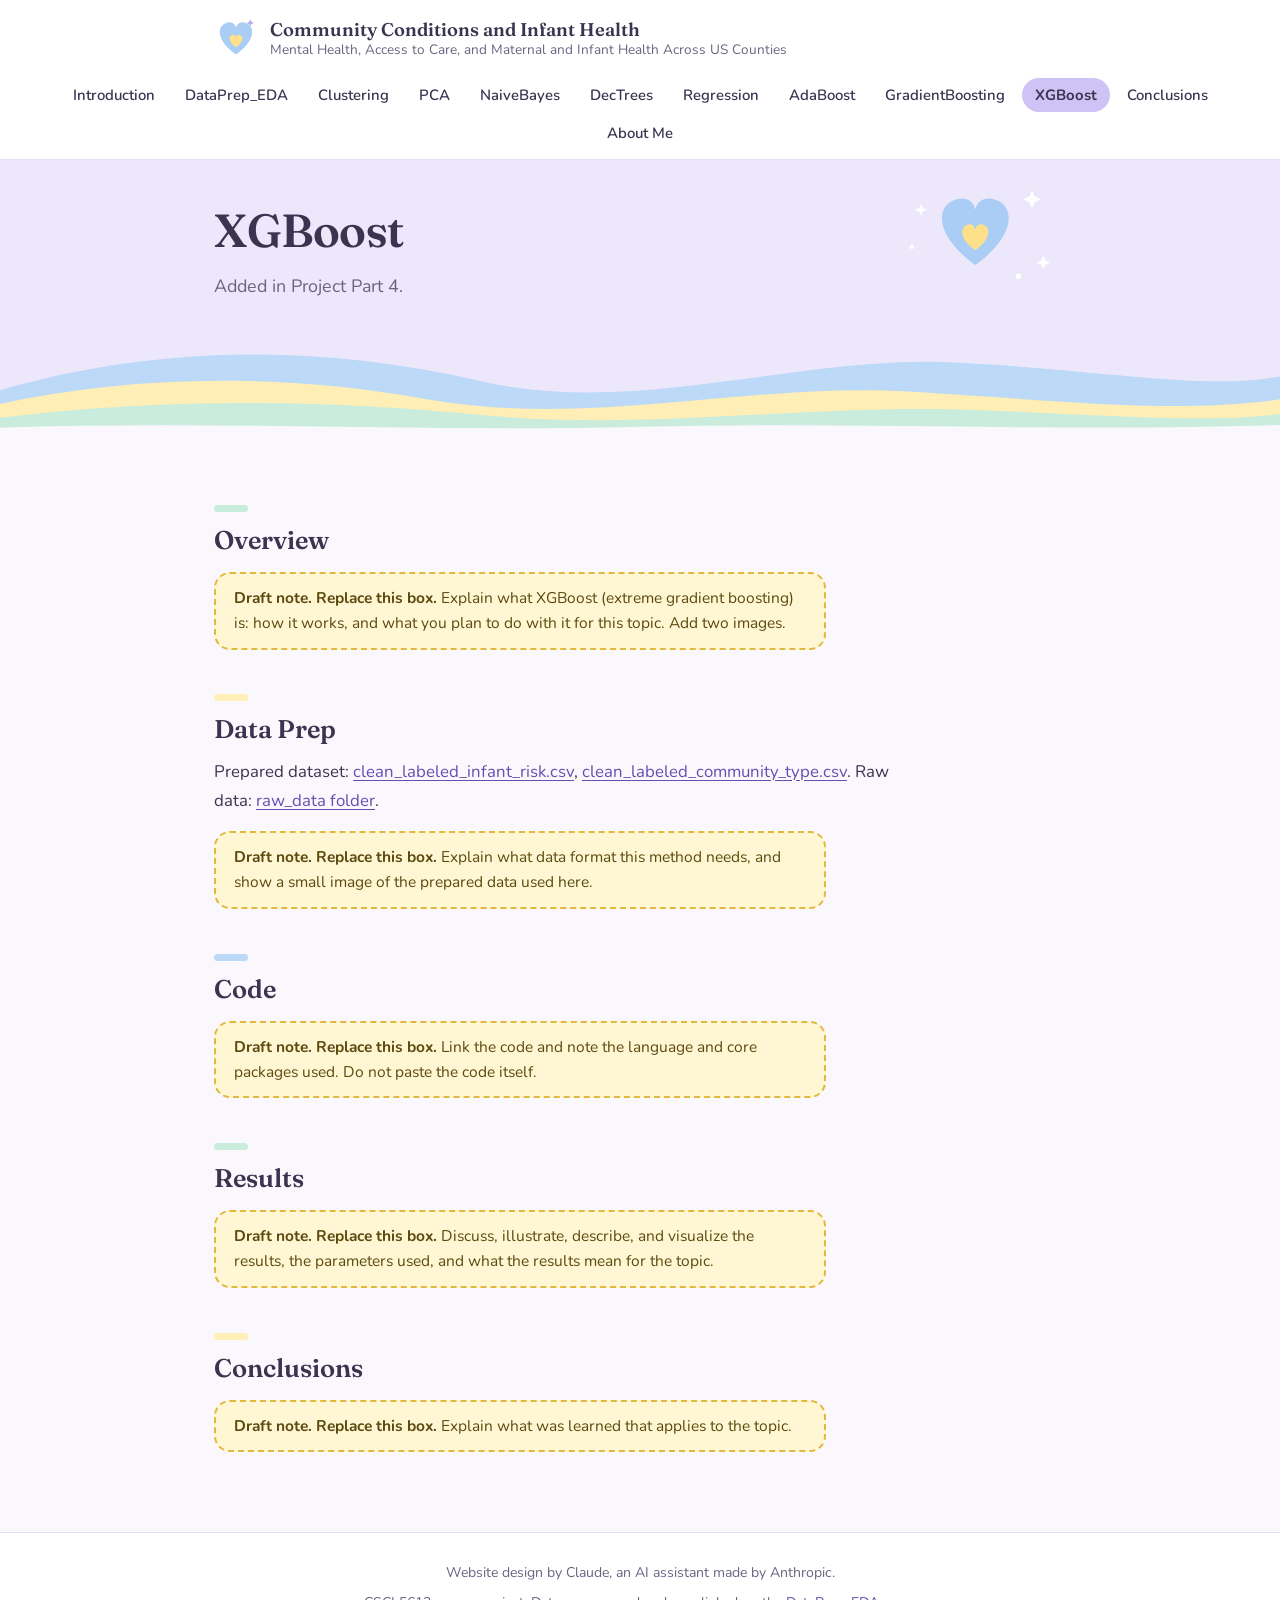
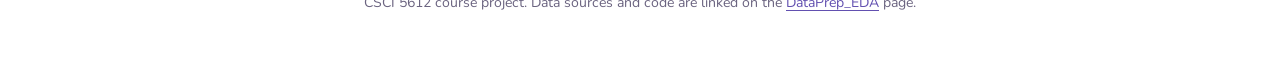
<file: xgboost.html>
<!DOCTYPE html>
<html lang="en">
<head>
<meta charset="utf-8">
<meta name="viewport" content="width=device-width, initial-scale=1">
<title>XGBoost | Community Conditions and Infant Health</title>
<link rel="preconnect" href="https://fonts.googleapis.com">
<link rel="preconnect" href="https://fonts.gstatic.com" crossorigin>
<link href="https://fonts.googleapis.com/css2?family=Fraunces:opsz,wght@9..144,400;9..144,600&family=Nunito:wght@400;600;700&display=swap" rel="stylesheet">
<link rel="stylesheet" href="style.css">
</head>
<body>
<a class="skip" href="#main">Skip to content</a>
<header class="top">
  <div class="wrap">
    <a class="brand" href="index.html">
      <svg class="logo" viewBox="0 0 40 40" aria-hidden="true"><path d="M20 35 C3 23 2 10 10.5 6.5 C15.5 4.5 19 6.5 20 10.5 C21 6.5 24.5 4.5 29.5 6.5 C38 10 37 23 20 35 Z" fill="#a9cdf5"/><path d="M20 28.5 C13.5 24 13 19 16 17.5 C18 16.5 19.5 17.5 20 19.2 C20.5 17.5 22 16.5 24 17.5 C27 19 26.5 24 20 28.5 Z" fill="#ffe08a"/><path d="M33 3l1 2.3 2.3 1-2.3 1L33 9.6l-1-2.3-2.3-1 2.3-1z" fill="#b9a8e8"/></svg>
      <span class="brand-text"><span class="site-title">Community Conditions and Infant Health</span><span class="site-sub">Mental Health, Access to Care, and Maternal and Infant Health Across US Counties</span></span>
    </a>
  </div>
</header>
<nav class="tabs" aria-label="Project sections">
  <div class="wrap">
    <ul>
          <li><a class="tab" href="index.html">Introduction</a></li>
          <li><a class="tab" href="dataprep_eda.html">DataPrep_EDA</a></li>
          <li><a class="tab" href="clustering.html">Clustering</a></li>
          <li><a class="tab" href="pca.html">PCA</a></li>
          <li><a class="tab" href="naivebayes.html">NaiveBayes</a></li>
          <li><a class="tab" href="dectrees.html">DecTrees</a></li>
          <li><a class="tab" href="regression.html">Regression</a></li>
          <li><a class="tab" href="adaboost.html">AdaBoost</a></li>
          <li><a class="tab" href="gradientboosting.html">GradientBoosting</a></li>
          <li><a class="tab" href="xgboost.html" aria-current="page">XGBoost</a></li>
          <li><a class="tab" href="conclusions.html">Conclusions</a></li>
          <li><a class="tab" href="about.html">About Me</a></li>
    </ul>
  </div>
</nav>
<div class="band">
  <div class="wrap band-inner">
    <div class="band-text">
      <h1>XGBoost</h1>
      <p class="lede">Added in Project Part 4.</p>
    </div>
    <svg class="art" viewBox="0 0 150 110" aria-hidden="true"><g transform="translate(30 12)"><path d="M40 70 C6 46 4 20 21 13 C31 9 38 13 40 21 C42 13 49 9 59 13 C76 20 74 46 40 70 Z" fill="#a9cdf5"/><path d="M40 57 C27 48 26 38 32 35 C36 33 39 35 40 38.5 C41 35 44 33 48 35 C54 38 53 48 40 57 Z" fill="#ffe08a"/></g><g fill="#ffffff"><path d="M120 16l2.4 5.6 5.6 2.4-5.6 2.4-2.4 5.6-2.4-5.6-5.6-2.4 5.6-2.4z"/><path d="M22 28l1.6 3.8 3.8 1.6-3.8 1.6L22 38.8l-1.6-3.8-3.8-1.6 3.8-1.6z"/><path d="M130 74l1.8 4.2 4.2 1.8-4.2 1.8-1.8 4.2-1.8-4.2-4.2-1.8 4.2-1.8z"/></g><circle cx="108" cy="92" r="2.4" fill="#ffffff"/><circle cx="14" cy="66" r="2" fill="#ffffff"/></svg>
  </div>
  <svg class="hills" viewBox="0 0 1200 120" preserveAspectRatio="none" aria-hidden="true"><path fill="#bcd9f7" d="M0,70 C150,20 300,20 450,60 C600,100 750,30 900,40 C1050,50 1130,70 1200,55 L1200,120 L0,120 Z"/><path fill="#ffeeb5" d="M0,85 C120,55 260,50 400,80 C560,112 700,60 860,72 C1000,82 1100,96 1200,80 L1200,120 L0,120 Z"/><path fill="#c9ecdc" d="M0,100 C160,78 300,80 460,98 C620,114 760,84 920,92 C1050,98 1130,106 1200,96 L1200,120 L0,120 Z"/><path fill="#faf8fd" d="M0,111 C200,103 400,116 600,110 C800,104 1000,116 1200,108 L1200,120 L0,120 Z"/></svg>
</div>
<main id="main" class="wrap">

    <h2>Overview</h2>
    <p class="draft">Explain what XGBoost (extreme gradient boosting) is: how it works, and what you plan to do with it for this topic. Add two images.</p>

    <h2>Data Prep</h2>
    <p>Prepared dataset: <a href="https://github.com/isram1223/csci5612-project/blob/main/clean_data/clean_labeled_infant_risk.csv">clean_labeled_infant_risk.csv</a>, <a href="https://github.com/isram1223/csci5612-project/blob/main/clean_data/clean_labeled_community_type.csv">clean_labeled_community_type.csv</a>. Raw data: <a href="https://github.com/isram1223/csci5612-project/tree/main/raw_data">raw_data folder</a>.</p>
    <p class="draft">Explain what data format this method needs, and show a small image of the prepared data used here.</p>

    <h2>Code</h2>
    <p class="draft">Link the code and note the language and core packages used. Do not paste the code itself.</p>

    <h2>Results</h2>
    <p class="draft">Discuss, illustrate, describe, and visualize the results, the parameters used, and what the results mean for the topic.</p>

    <h2>Conclusions</h2>
    <p class="draft">Explain what was learned that applies to the topic.</p>

</main>
<footer class="foot">
  <div class="wrap">
    <p>Website design by Claude, an AI assistant made by Anthropic.</p>
    <p>CSCI 5612 course project. Data sources and code are linked on the <a href="dataprep_eda.html">DataPrep_EDA</a> page.</p>
  </div>
</footer>
</body>
</html>
</file>
<file: style.css>
/* Soft nursery theme: pastel tiers, rounded shapes, top tab bar */
:root {
  --paper: #faf8fd;
  --white: #ffffff;
  --sky: #ece7fb;
  --ink: #3b3350;
  --muted: #6b6480;
  --line: #e4def5;
  --lilac: #cfc2f5;
  --lilac-soft: #f0ebfc;
  --link: #6250b0;
  --mint: #c9ecdc;
  --butter: #ffeeb5;
  --blue: #bcd9f7;
  --draft-bg: #fff6d4;
  --draft-line: #e2b93f;
  --draft-ink: #5c4a0e;
  --display: "Fraunces", Georgia, "Times New Roman", serif;
  --body: "Nunito", ui-rounded, "SF Pro Rounded", system-ui, -apple-system, "Segoe UI", sans-serif;
}

* { box-sizing: border-box; }

html { scroll-padding-top: 72px; }

body {
  margin: 0;
  background: var(--paper);
  color: var(--ink);
  font-family: var(--body);
  font-size: 1.05rem;
  line-height: 1.75;
}

a { color: var(--link); text-underline-offset: 3px; }
a:hover { text-decoration-thickness: 2px; }
:focus-visible { outline: 3px solid var(--link); outline-offset: 2px; border-radius: 4px; }

.skip { position: absolute; left: -999px; top: 8px; z-index: 20; padding: 8px 14px; border-radius: 999px; background: var(--white); color: var(--ink); }
.skip:focus { left: 8px; }

.wrap { width: 100%; max-width: 900px; margin: 0 auto; padding-left: 24px; padding-right: 24px; }

/* brand */
.top { background: var(--white); }
.brand { display: flex; align-items: center; gap: 12px; padding: 16px 0 10px; color: var(--ink); text-decoration: none; }
.logo { width: 44px; height: 44px; flex: none; }
.brand-text { display: flex; flex-direction: column; line-height: 1.25; }
.site-title { font-family: var(--display); font-weight: 600; font-size: 1.15rem; }
.site-sub { color: var(--muted); font-size: 0.85rem; }

/* tab bar */
.tabs { position: sticky; top: 0; z-index: 10; background: rgba(255, 255, 255, 0.94); border-bottom: 1px solid var(--line); backdrop-filter: blur(6px); }
.tabs .wrap { max-width: 1240px; }
.tabs ul { display: flex; flex-wrap: wrap; justify-content: center; gap: 4px; margin: 0; padding: 8px 0; list-style: none; }
.tabs li { max-width: none; }
.tab { display: block; padding: 6px 13px; border-radius: 999px; color: var(--ink); font-size: 0.93rem; font-weight: 600; line-height: 1.5; text-decoration: none; }
.tab:hover { background: var(--lilac-soft); }
.tab[aria-current="page"] { background: var(--lilac); font-weight: 700; }

/* page title band */
.band { position: relative; background: var(--sky); }
.band-inner { position: relative; padding-top: 44px; padding-bottom: 28px; }
.band-text { position: relative; z-index: 1; }
.art { position: absolute; right: 24px; top: 12px; width: 170px; height: auto; }
.hills { display: block; width: 100%; height: 110px; margin-top: -4px; }

h1 { margin: 0 0 0.3em; font-family: var(--display); font-weight: 600; font-size: clamp(2rem, 5vw, 2.9rem); line-height: 1.15; letter-spacing: -0.01em; }
.lede { max-width: 52ch; margin: 0; color: var(--muted); font-size: 1.12rem; }

/* content */
main { padding-top: 24px; padding-bottom: 64px; }

h2 { margin: 2.8rem 0 0.7rem; font-family: var(--display); font-weight: 600; font-size: 1.6rem; line-height: 1.25; }
h2::before { content: ""; display: block; width: 34px; height: 7px; margin-bottom: 12px; border-radius: 999px; background: var(--mint); }
h2:nth-of-type(3n+2)::before { background: var(--butter); }
h2:nth-of-type(3n)::before { background: var(--blue); }

h3 { margin: 1.8rem 0 0.4rem; font-family: var(--display); font-weight: 600; font-size: 1.15rem; }

p, li { max-width: 68ch; }
p { margin: 0 0 1rem; }

.contents { display: flex; flex-wrap: wrap; gap: 8px; margin: 0 0 0.5rem; padding: 0; list-style: none; }
.contents li { max-width: none; }
.contents a { display: block; padding: 3px 14px; border-radius: 999px; background: var(--lilac-soft); text-decoration: none; font-weight: 600; font-size: 0.92rem; }
.contents a:hover { background: var(--lilac); }

.questions { padding-left: 1.6rem; }
.questions li { margin-bottom: 0.5rem; }
.draft-li { padding: 3px 12px; border-radius: 10px; background: var(--draft-bg); color: var(--draft-ink); }

/* draft notes and empty states */
.draft { max-width: 68ch; margin: 1rem 0; padding: 12px 18px; border: 2px dashed var(--draft-line); border-radius: 16px; background: var(--draft-bg); color: var(--draft-ink); font-size: 0.97rem; line-height: 1.6; }
.draft::before { content: "Draft note. Replace this box. "; font-weight: 700; }
.draft-inline { padding: 0 6px; border-radius: 6px; background: var(--draft-bg); color: var(--draft-ink); }
.soon { padding: 6px 0 6px 16px; border-left: 4px solid var(--lilac); color: var(--muted); }

/* tables */
.table-wrap { margin: 1rem 0 1.6rem; overflow-x: auto; border: 1px solid var(--line); border-radius: 16px; background: var(--white); }
table { width: 100%; border-collapse: collapse; font-size: 0.93rem; line-height: 1.5; }
th, td { padding: 11px 14px; border-bottom: 1px solid var(--line); text-align: left; vertical-align: top; }
tbody tr:last-child td { border-bottom: 0; }
th { background: var(--lilac-soft); font-weight: 700; }
.num { text-align: right; white-space: nowrap; font-variant-numeric: tabular-nums; }
th.num { text-align: right; }

/* code */
pre { margin: 0.5rem 0 1.4rem; padding: 14px 18px; overflow-x: auto; border-radius: 16px; background: var(--lilac-soft); font-size: 0.85rem; line-height: 1.6; }
code { font-family: ui-monospace, SFMono-Regular, Menlo, Consolas, monospace; font-size: 0.9em; }
pre code { font-size: inherit; }

details { margin: 1rem 0; }
summary { cursor: pointer; font-weight: 700; }

/* figures */
figure { margin: 1.8rem 0; }
.figbox { overflow: hidden; border: 1px solid var(--line); border-radius: 20px; background: var(--white); }
.figbox img { display: block; width: 100%; height: auto; }
.figbox .ph { display: none; margin: 12px; padding: 56px 24px; border: 2px dashed var(--draft-line); border-radius: 14px; background: var(--draft-bg); color: var(--draft-ink); font-size: 0.95rem; text-align: center; }
.figbox.missing img { display: none; }
.figbox.missing .ph { display: block; }
figcaption { max-width: 72ch; margin-top: 0.7rem; color: var(--muted); font-size: 0.93rem; line-height: 1.6; }
.figrow { display: grid; grid-template-columns: repeat(auto-fit, minmax(240px, 1fr)); gap: 20px; }
.figrow figure { margin: 0.5rem 0; }
.figrow .ph { padding: 32px 12px; }

/* footer */
.foot { padding: 28px 0 40px; background: var(--white); border-top: 1px solid var(--line); color: var(--muted); font-size: 0.88rem; text-align: center; }
.foot p { max-width: none; margin: 0 0 0.3rem; }

/* narrow screens */
@media (max-width: 760px) {
  .wrap { padding-left: 16px; padding-right: 16px; }
  .site-sub { display: none; }
  .tabs ul { flex-wrap: nowrap; justify-content: flex-start; overflow-x: auto; }
  .tab { white-space: nowrap; }
  .art { display: none; }
  .band-inner { padding-top: 32px; }
  .hills { height: 72px; }
}
</file>
